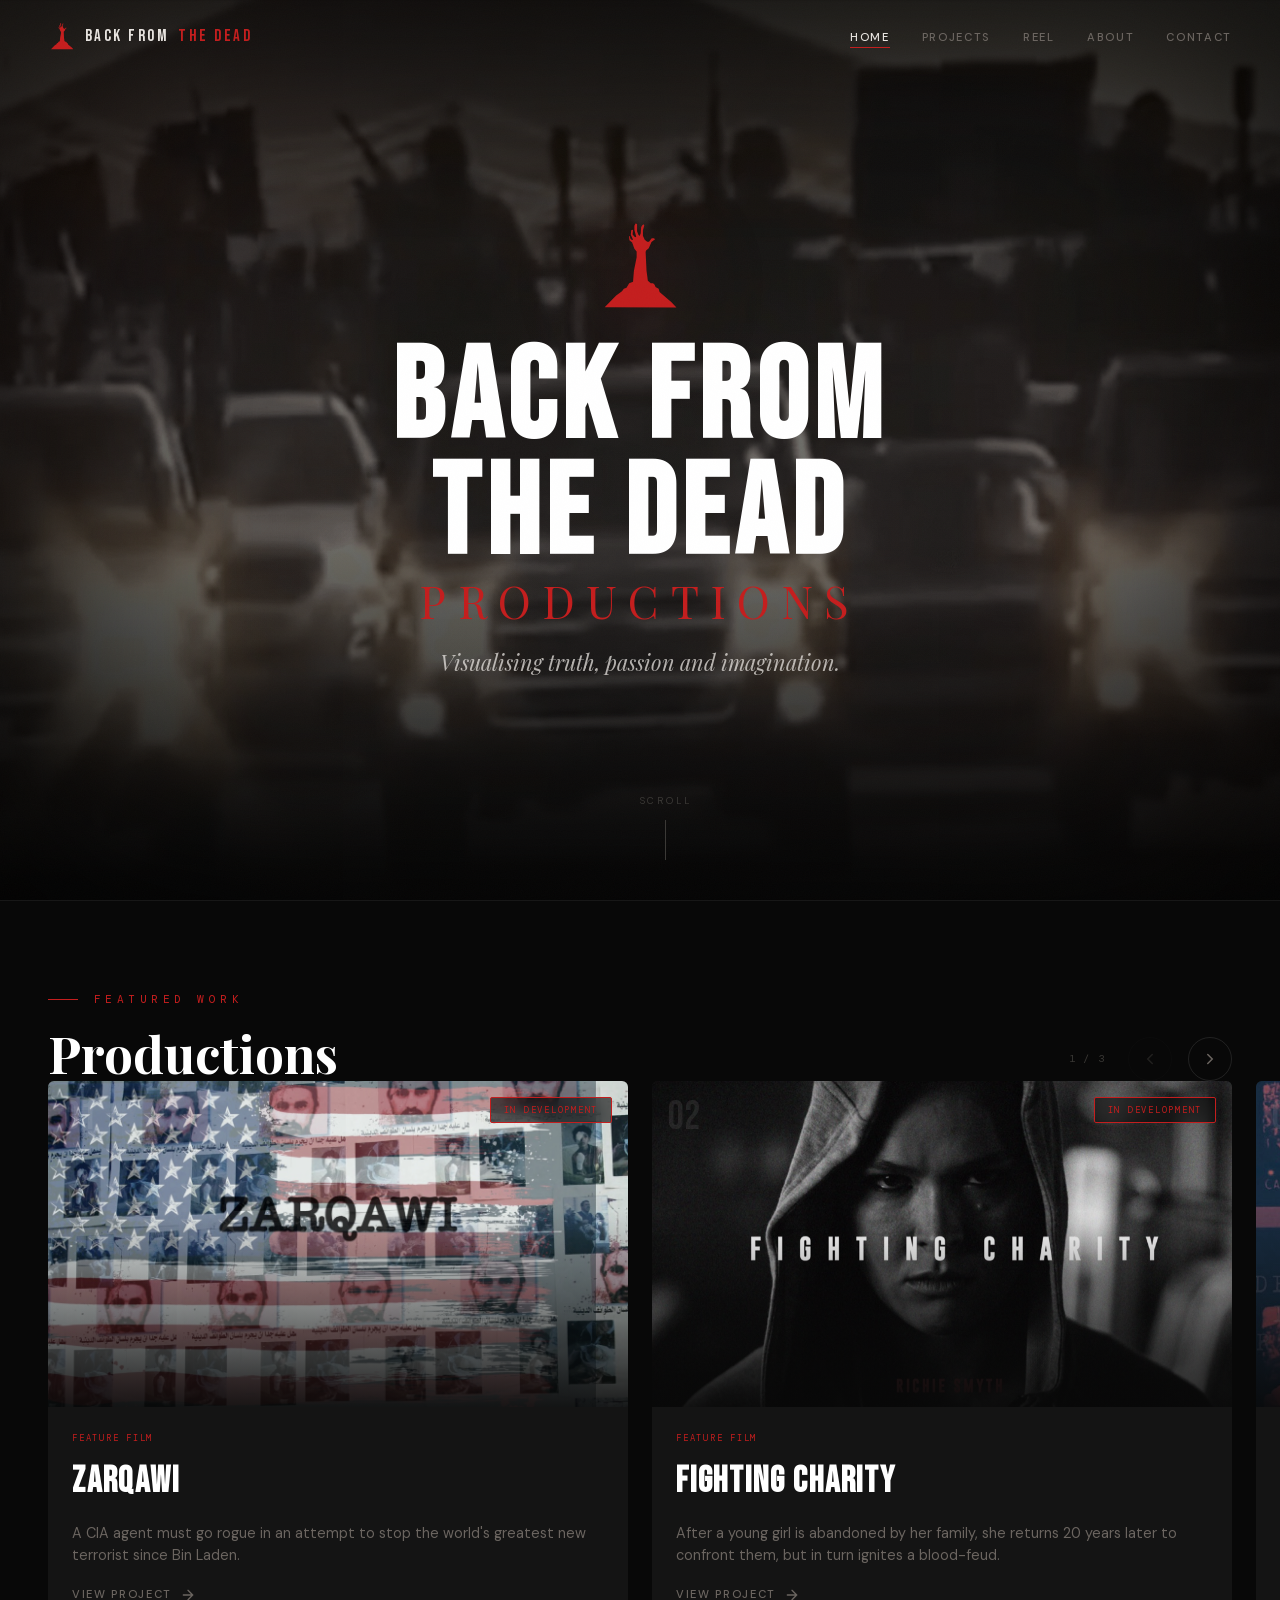
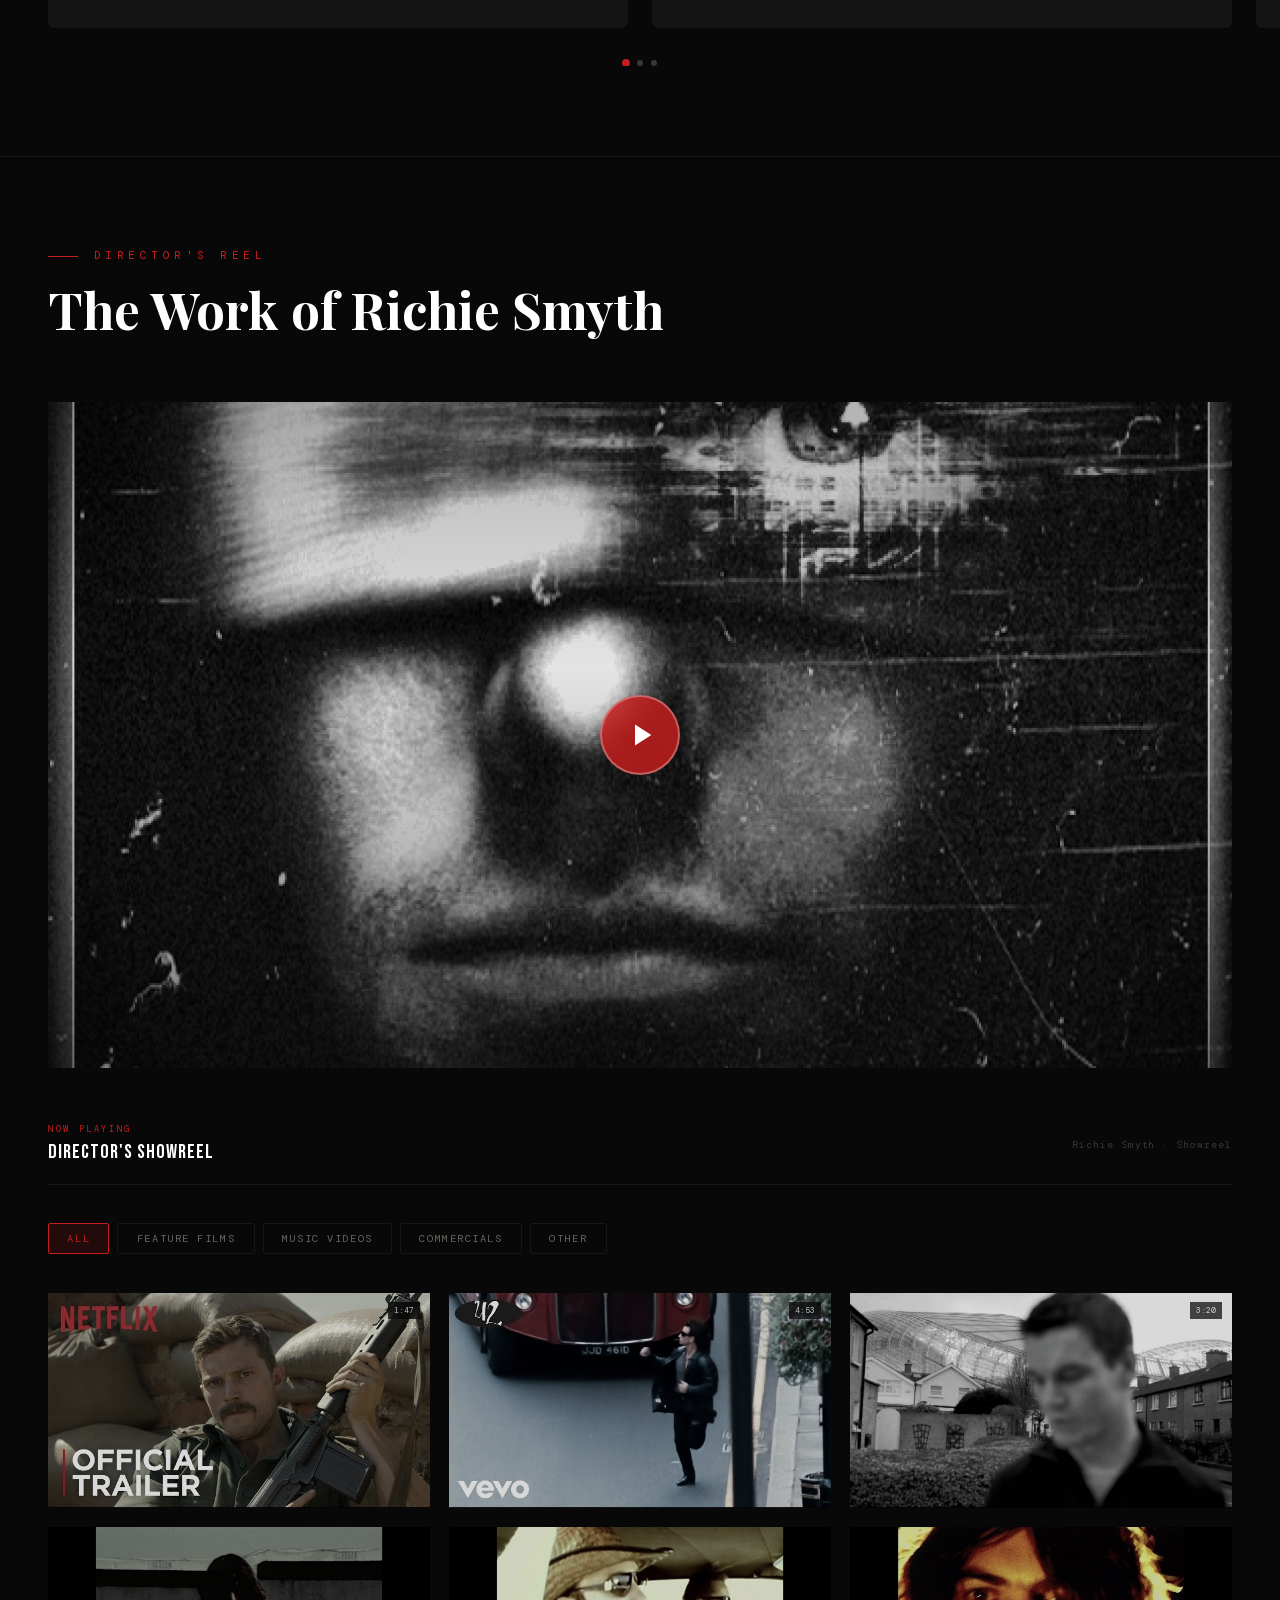
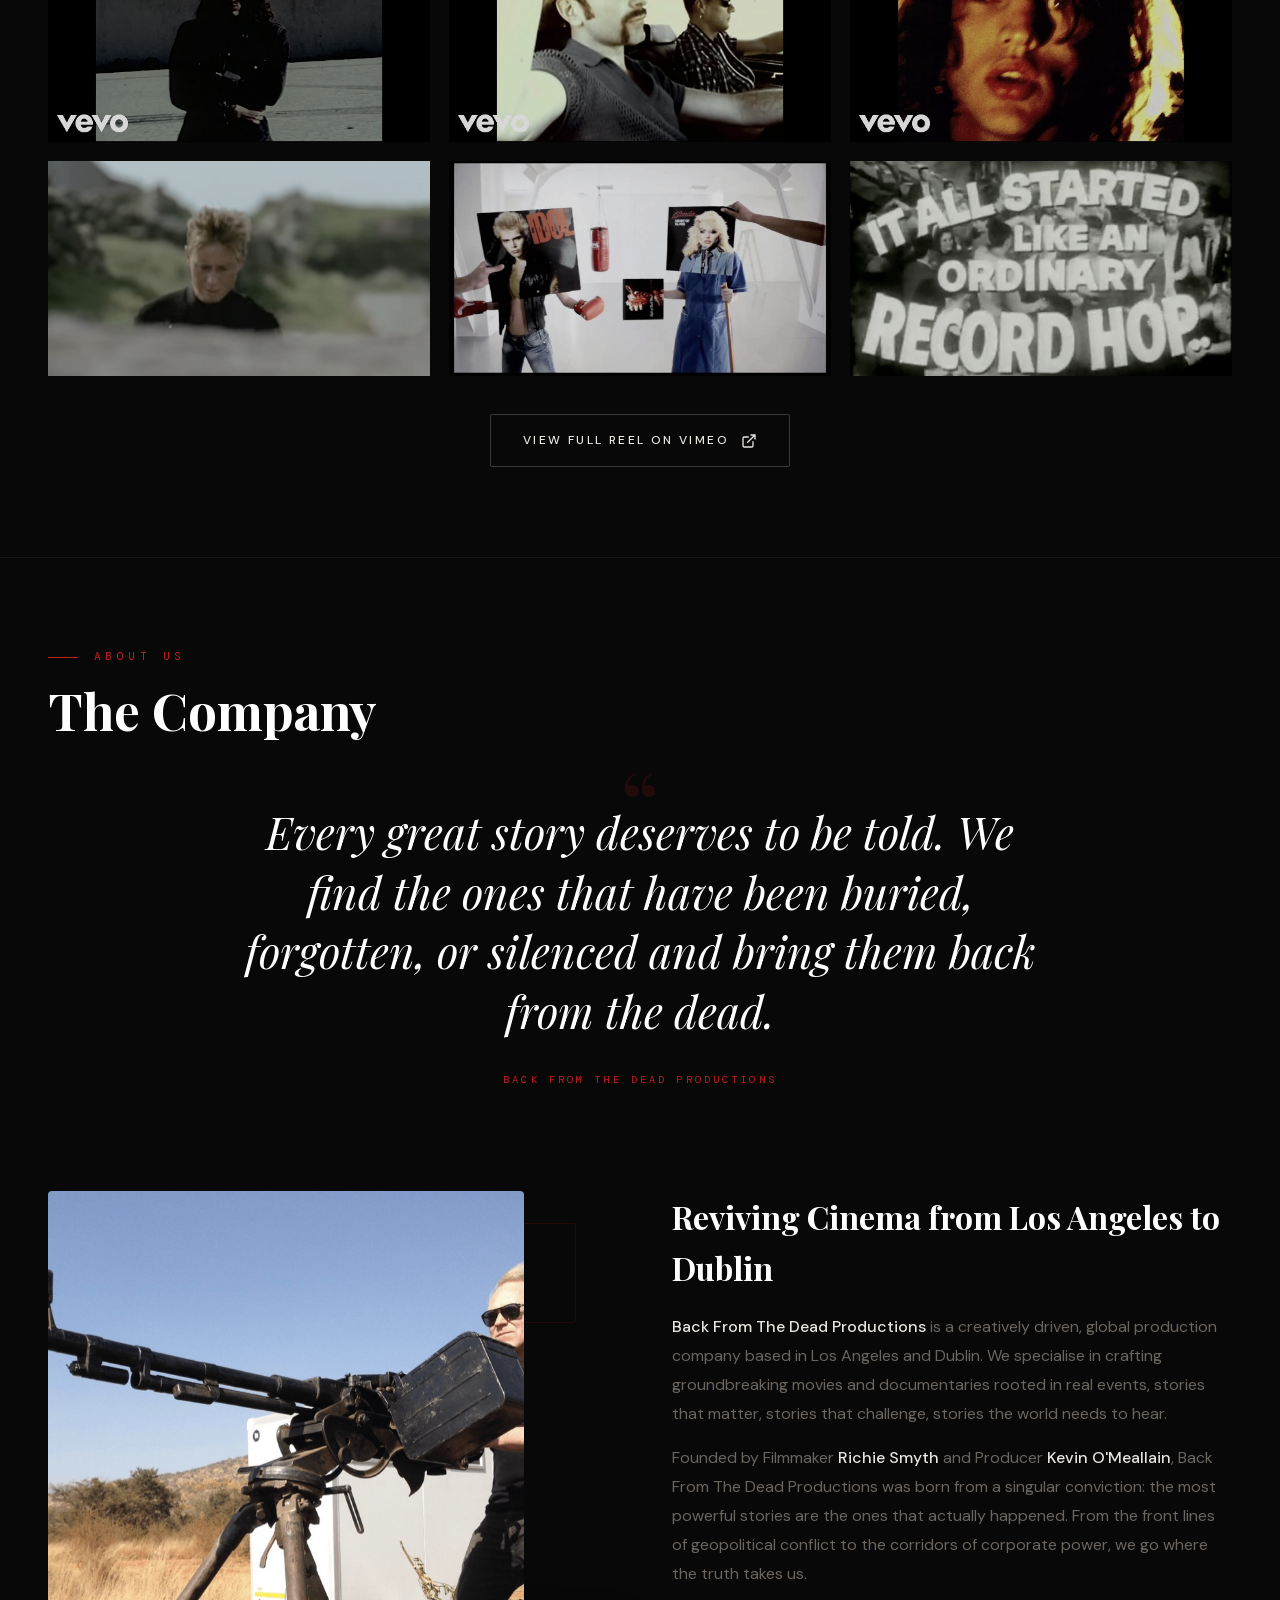
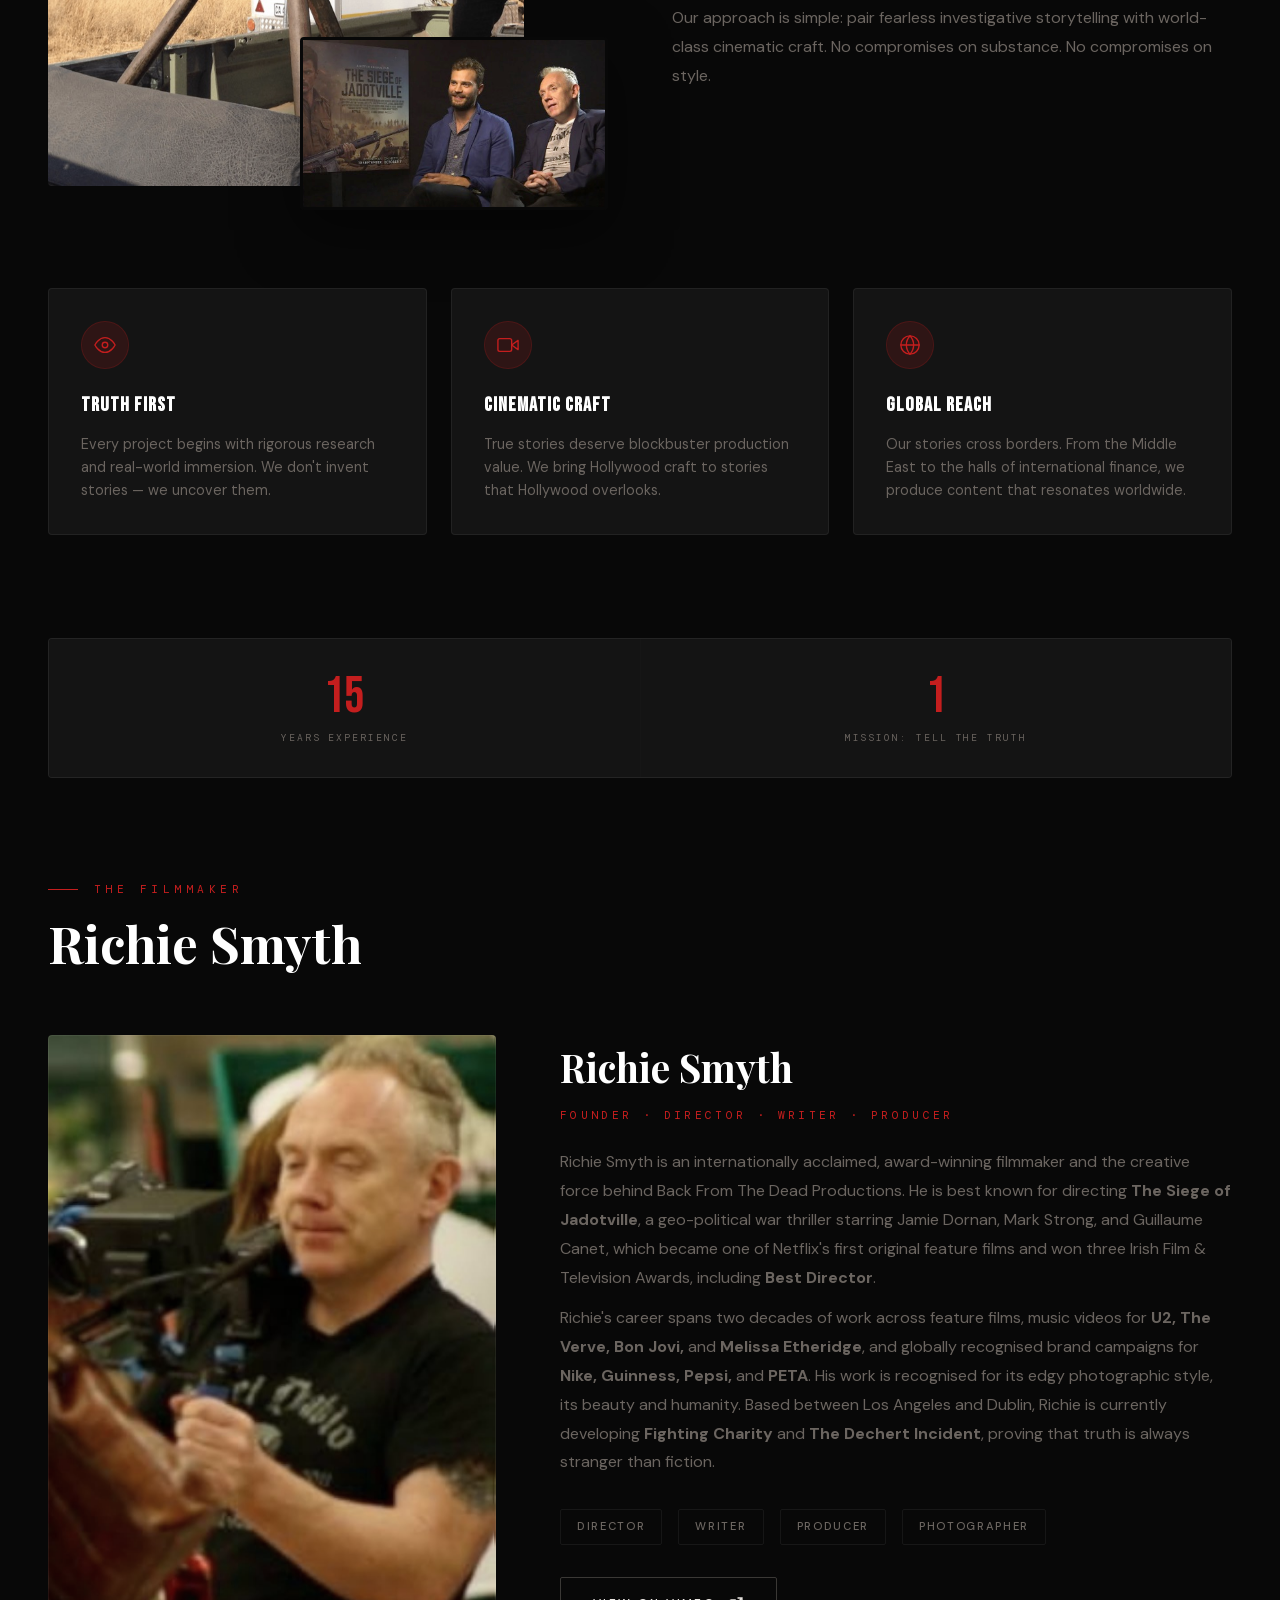
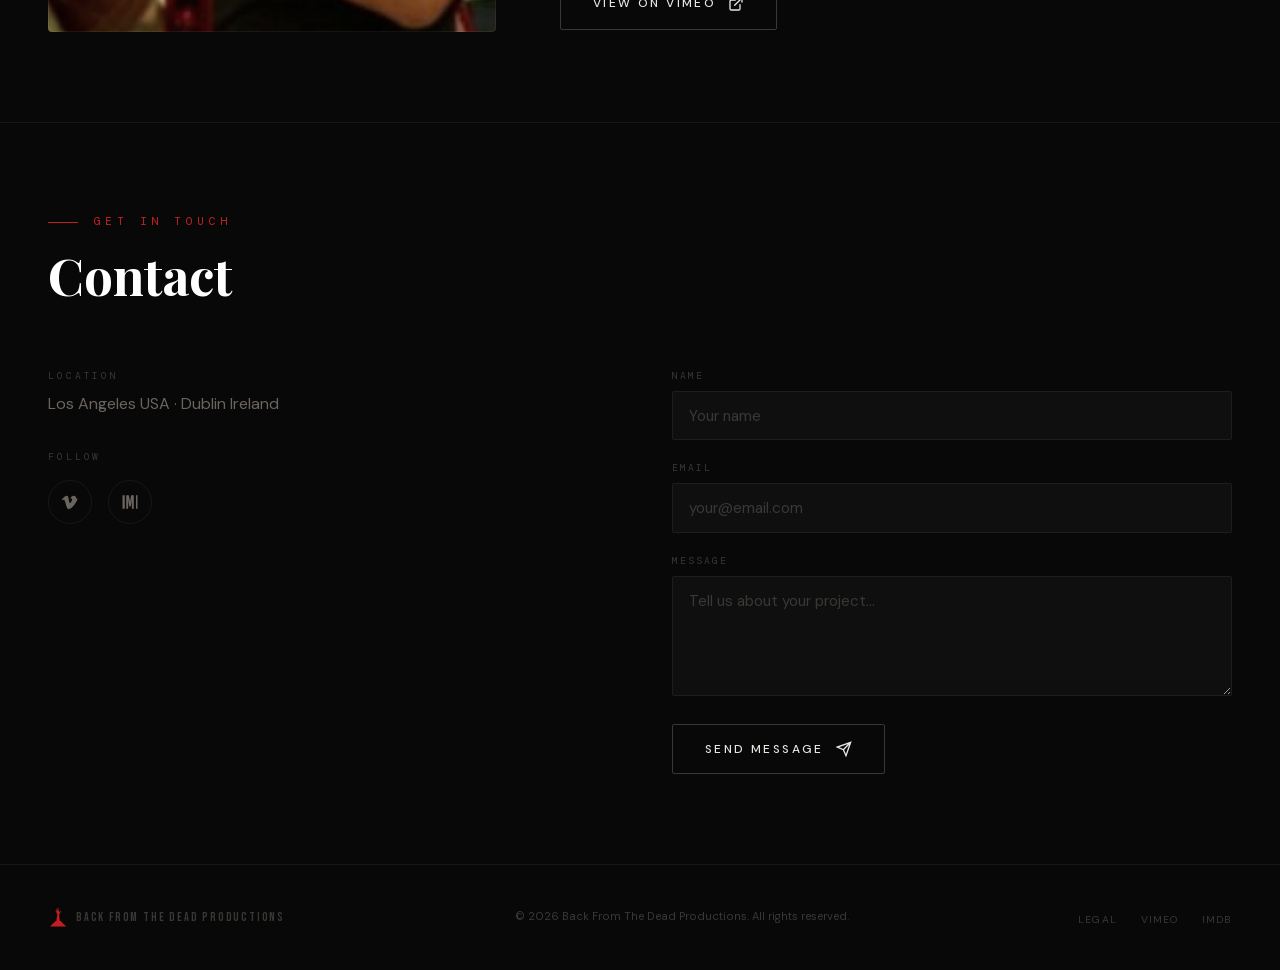
<file: index.html>
<!-- GENERATED FILE — do not edit.
     Edit content.json, then run: python3 build.py -->
<!DOCTYPE html>
<html lang="en">
<head>
<meta charset="UTF-8">
<meta name="viewport" content="width=device-width, initial-scale=1.0">
<title>Back From The Dead Productions</title>
<meta name="description" content="Back From The Dead Productions is a creatively driven production company crafting groundbreaking movies and documentaries based on true stories. Founded by filmmaker Richie Smyth in Los Angeles.">
<link rel="canonical" href="https://bftdfilms.com/">
<meta property="og:title" content="Back From The Dead Productions">
<meta property="og:description" content="Visualising Truth, Passion and Imagination. A Richie Smyth Production Company.">
<meta property="og:type" content="website">
<meta property="og:url" content="https://bftdfilms.com/">
<meta property="og:image" content="https://bftdfilms.com/images/og-cover.jpg">
<meta property="og:image:width" content="1200">
<meta property="og:image:height" content="630">
<meta property="og:site_name" content="Back From The Dead Productions">
<meta name="twitter:card" content="summary_large_image">
<meta name="twitter:title" content="Back From The Dead Productions">
<meta name="twitter:description" content="Visualising Truth, Passion and Imagination. A Richie Smyth Production Company.">
<meta name="twitter:image" content="https://bftdfilms.com/images/og-cover.jpg">
<meta name="theme-color" content="#080808">
<link rel="icon" type="image/svg+xml" href="data:image/svg+xml,%3Csvg xmlns='http://www.w3.org/2000/svg' viewBox='0 0 200 200'%3E%3Crect width='200' height='200' fill='%23080808'/%3E%3Cpath d='M181,194.5L21.5,194 47,167.5 60,158.5 64,152.5 70,150.5 76,140.5 84.5,137 86.5,113 92.5,83 92.5,70 87.5,64 82.5,50 76.5,45 75.5,36 77.5,36 78.5,41 82,44.5 84.5,44 79.5,33 80.5,23 83,21.5 84.5,23 83.5,32 89,38.5 91.5,37 87.5,22 87.5,13 90,7.5 93.5,9 93.5,25 96.5,33 99,35.5 101.5,30 102.5,16 104.5,12 108,9.5 109.5,12 106.5,23 106.5,35 110.5,44 116,48.5 120,48.5 126,40.5 131,40.5 133.5,43 125.5,49 119.5,63 113.5,68 112.5,71 114.5,113 117.5,135 124,140.5 129,140.5 132.5,144 134.5,149 141.5,153 143.5,160 170,182.5 181,194.5Z' fill='%23c41e1e'/%3E%3C/svg%3E">
<link rel="preload" href="/fonts/dm-sans-normal-latin.woff2" as="font" type="font/woff2" crossorigin>
<link rel="preload" href="/fonts/bebas-neue-normal-latin.woff2" as="font" type="font/woff2" crossorigin>
<link rel="stylesheet" href="/fonts/fonts.css">
<link rel="stylesheet" href="/styles.css">
</head>
<body>
<a class="skip" href="#main">Skip to content</a>

<!-- SVG Symbol Definition (hidden but accessible for <use>) -->
<svg xmlns="http://www.w3.org/2000/svg" xmlns:xlink="http://www.w3.org/1999/xlink" style="position:absolute;width:0;height:0;overflow:hidden" aria-hidden="true">
  <defs>
    <symbol id="bftd-hand" viewBox="0 0 200 200">
      <path d="M181,194.5L21.5,194 47,167.5 60,158.5 64,152.5 70,150.5 76,140.5 84.5,137 86.5,113 92.5,83 92.5,70 87.5,64 82.5,50 76.5,45 75.5,36 77.5,36 78.5,41 82,44.5 84.5,44 79.5,33 80.5,23 83,21.5 84.5,23 83.5,32 89,38.5 91.5,37 87.5,22 87.5,13 90,7.5 93.5,9 93.5,25 96.5,33 99,35.5 101.5,30 102.5,16 104.5,12 108,9.5 109.5,12 106.5,23 106.5,35 110.5,44 116,48.5 120,48.5 126,40.5 131,40.5 133.5,43 125.5,49 119.5,63 113.5,68 112.5,71 114.5,113 117.5,135 124,140.5 129,140.5 132.5,144 134.5,149 141.5,153 143.5,160 170,182.5 181,194.5Z" fill="currentColor" fill-rule="evenodd"/>
    </symbol>
  </defs>
</svg>

<!-- NAV -->
<nav class="nav" role="navigation">
  <a href="#" class="nav__logo"><svg class="hand-icon" aria-hidden="true"><use xlink:href="#bftd-hand" href="#bftd-hand"></use></svg>Back From <span>The Dead</span></a>
  <button class="nav__toggle" aria-label="Toggle menu" aria-expanded="false" aria-controls="navLinks"><span></span><span></span><span></span></button>
  <ul class="nav__links" id="navLinks">
    <li><a href="#" class="nav__link active">Home</a></li>
    <li><a href="#projects" class="nav__link">Projects</a></li>
    <li><a href="#reel" class="nav__link">Reel</a></li>
    <li><a href="#about" class="nav__link">About</a></li>
    <li><a href="#contact" class="nav__link">Contact</a></li>
  </ul>
</nav>

<main id="main">
<section class="hero">
  <div class="hero__bg"><img src="/images/hero.jpg" alt="Back From The Dead Productions" width="1600" height="776" loading="eager" fetchpriority="high"></div>
  <div class="hero__ov"></div><div class="hero__vig"></div>
  <div class="hero__c">
    <div class="hero__mark"><svg class="hand-icon" aria-hidden="true"><use xlink:href="#bftd-hand" href="#bftd-hand"></use></svg></div>
    <h1 class="hero__t">Back From<br>The Dead<em>Productions</em></h1>
    <p class="hero__tag">Visualising truth, passion and imagination.</p>
  </div>
  <div class="hero__sc"><span>Scroll</span><div class="hero__scl"></div></div>
</section>

<!-- ========================================
     PROJECT CAROUSEL
     ======================================== -->
<section class="sec carousel-sec" id="projects">
  <div class="con">
    <div class="carousel-header rv">
      <div class="sec__h" style="margin-bottom:0">
        <p class="sec__l">Featured Work</p>
        <h2 class="sec__t">Productions</h2>
      </div>
      <div class="carousel-nav">
        <span class="carousel-counter" id="carCounter">1 / 4</span>
        <button class="carousel-btn" id="carPrev" aria-label="Previous" disabled>
          <svg viewBox="0 0 24 24" fill="none" stroke="currentColor" stroke-width="2" stroke-linecap="round"><path d="M15 18l-6-6 6-6"/></svg>
        </button>
        <button class="carousel-btn" id="carNext" aria-label="Next">
          <svg viewBox="0 0 24 24" fill="none" stroke="currentColor" stroke-width="2" stroke-linecap="round"><path d="M9 18l6-6-6-6"/></svg>
        </button>
      </div>
    </div>
  </div>
  <div class="carousel-wrap rv rv1">
    <div class="con">
      <div class="carousel-track" id="carTrack"><a class="pc" href="/projects/zarqawi/" data-idx="0"><div class="pc__img"><img src="/images/Zarqawi.jpg" alt="Zarqawi" width="1200" height="671" loading="lazy"><div class="pc__ov"></div><span class="pc__st">In Development</span><span class="pc__num">01</span></div><div class="pc__b"><p class="pc__g">Feature Film</p><h3 class="pc__tt">Zarqawi</h3><p class="pc__ll">A CIA agent must go rogue in an attempt to stop the world&#x27;s greatest new terrorist since Bin Laden.</p><span class="pc__cta">View Project <svg viewBox="0 0 24 24" fill="none" stroke="currentColor" stroke-width="2" stroke-linecap="round"><path d="M5 12h14M12 5l7 7-7 7"/></svg></span></div></a><a class="pc" href="/projects/fighting-charity/" data-idx="1"><div class="pc__img"><img src="/images/Fight-Charity.jpg" alt="Fighting Charity" width="1200" height="546" loading="lazy"><div class="pc__ov"></div><span class="pc__st">In Development</span><span class="pc__num">02</span></div><div class="pc__b"><p class="pc__g">Feature Film</p><h3 class="pc__tt">Fighting Charity</h3><p class="pc__ll">After a young girl is abandoned by her family, she returns 20 years later to confront them, but in turn ignites a blood-feud.</p><span class="pc__cta">View Project <svg viewBox="0 0 24 24" fill="none" stroke="currentColor" stroke-width="2" stroke-linecap="round"><path d="M5 12h14M12 5l7 7-7 7"/></svg></span></div></a><a class="pc" href="/projects/the-dechert-incident/" data-idx="2"><div class="pc__img"><img src="/images/The-Dechert-Incident.jpg" alt="The Dechert Incident" width="901" height="427" loading="lazy"><div class="pc__ov"></div><span class="pc__st">In Development</span><span class="pc__num">03</span></div><div class="pc__b"><p class="pc__g">Documentary</p><h3 class="pc__tt">The Dechert Incident</h3><p class="pc__ll">A geo-political thriller following two men targeted by a powerful law firm for exposing an international financial crime syndicate originating in Iran.</p><span class="pc__cta">View Project <svg viewBox="0 0 24 24" fill="none" stroke="currentColor" stroke-width="2" stroke-linecap="round"><path d="M5 12h14M12 5l7 7-7 7"/></svg></span></div></a><a class="pc" href="/projects/new-universal-human/" data-idx="3"><div class="pc__img"><img src="/images/NUH.jpg" alt="New Universal Human" width="1200" height="486" loading="lazy"><div class="pc__ov"></div><span class="pc__st">In Development</span><span class="pc__num">04</span></div><div class="pc__b"><p class="pc__g">Series</p><h3 class="pc__tt">New Universal Human</h3><p class="pc__ll">Enter the multiverse, a world of stories set in the fantastic imagination of Tohl Narita.</p><span class="pc__cta">View Project <svg viewBox="0 0 24 24" fill="none" stroke="currentColor" stroke-width="2" stroke-linecap="round"><path d="M5 12h14M12 5l7 7-7 7"/></svg></span></div></a><a class="pc" href="/projects/jadotville-jacks/" data-idx="4"><div class="pc__img"><img src="/images/Jadotville-Jacks.jpg" alt="Jadotville Jacks" width="1200" height="543" loading="lazy"><div class="pc__ov"></div><span class="pc__st">In Development</span><span class="pc__num">05</span></div><div class="pc__b"><p class="pc__g">Documentary</p><h3 class="pc__tt">Jadotville Jacks</h3><p class="pc__ll">The true story of Ireland’s UN soldiers at Jadotville, how they survived a five day siege in 1961, and why the fight for recognition lasted a lifetime.</p><span class="pc__cta">View Project <svg viewBox="0 0 24 24" fill="none" stroke="currentColor" stroke-width="2" stroke-linecap="round"><path d="M5 12h14M12 5l7 7-7 7"/></svg></span></div></a><a class="pc" href="/projects/ramree-island/" data-idx="5"><div class="pc__img"><img src="/images/Ramree-Island.jpg" alt="Ramree Island" width="622" height="180" loading="lazy"><div class="pc__ov"></div><span class="pc__st">In Development</span><span class="pc__num">06</span></div><div class="pc__b"><p class="pc__g">Feature Film</p><h3 class="pc__tt">Ramree Island</h3><p class="pc__ll">A platoon of Japanese soldiers attempt to ambush an Allied invasion by crossing an island infested with sea crocodiles.</p><span class="pc__cta">View Project <svg viewBox="0 0 24 24" fill="none" stroke="currentColor" stroke-width="2" stroke-linecap="round"><path d="M5 12h14M12 5l7 7-7 7"/></svg></span></div></a></div>
      <div class="carousel-dots" id="carDots"></div>
    </div>
  </div>
</section>

<!-- PROJECT MODAL -->
<div class="modal" id="projModal">
  <div class="modal__bg" id="modalBg"></div>
  <div class="modal__container" id="modalCon">
    <button class="modal__close" id="modalClose" aria-label="Close">
      <svg viewBox="0 0 24 24" fill="none" stroke="currentColor" stroke-width="2" stroke-linecap="round"><path d="M18 6L6 18M6 6l12 12"/></svg>
    </button>
    <div id="modalContent"></div>
  </div>
</div>

<!-- DIRECTOR'S REEL — Vimeo Showcase -->
<section class="sec reel" id="reel">
  <div class="con">
    <div class="sec__h rv">
      <p class="sec__l">Director&#x27;s Reel</p>
      <h2 class="sec__t">The Work of Richie Smyth</h2>
    </div>
    <div class="reel__player rv" id="reelPlayer">
      <iframe id="reelIframe" src="" allow="autoplay; fullscreen; picture-in-picture" allowfullscreen title="Director's Reel"></iframe>
      <div class="reel__player-poster" id="reelPoster" style="background-image:url('/images/reel-poster.png')">
        <button class="reel__play" id="reelPlayBtn" aria-label="Play reel">
          <svg viewBox="0 0 24 24"><polygon points="6,3 20,12 6,21"/></svg>
        </button>
      </div>
    </div>
    <div class="reel__now rv rv1" id="reelNow">
      <div>
        <p class="reel__now-label">Now Playing</p>
        <p class="reel__now-title" id="reelNowTitle">Director&#x27;s Showreel</p>
      </div>
      <p class="reel__now-meta" id="reelNowMeta">Richie Smyth · Showreel</p>
    </div>
    <div class="reel__tabs rv rv2" id="reelTabs">
      <button class="reel__tab active" data-cat="all">All</button>
      <button class="reel__tab" data-cat="film">Feature Films</button>
      <button class="reel__tab" data-cat="music">Music Videos</button>
      <button class="reel__tab" data-cat="commercial">Commercials</button>
      <button class="reel__tab" data-cat="other">Other</button>
    </div>
    <div class="reel__grid rv rv3" id="reelGrid"><div class="reel__item active" data-idx="0"><img src="/images/thumbjadot.jpg" alt="The Siege of Jadotville" width="640" height="480" loading="lazy"><span class="reel__item-dur">1:47</span><div class="reel__item-ov"><p class="reel__item-cat">Feature Film</p><p class="reel__item-t">The Siege of Jadotville</p><p class="reel__item-sub">Netflix · Jamie Dornan · 2016</p></div><div class="reel__item-play"><svg viewBox="0 0 24 24"><polygon points="6,3 20,12 6,21"/></svg></div></div><div class="reel__item" data-idx="1"><img src="/images/thumbthefl.jpg" alt="U2 — The Fly" width="640" height="480" loading="lazy"><span class="reel__item-dur">4:53</span><div class="reel__item-ov"><p class="reel__item-cat">Music Video</p><p class="reel__item-t">U2 — The Fly</p><p class="reel__item-sub">Achtung Baby · 1991</p></div><div class="reel__item-play"><svg viewBox="0 0 24 24"><polygon points="6,3 20,12 6,21"/></svg></div></div><div class="reel__item" data-idx="2"><img src="/images/thumbtackl.jpg" alt="Three Ireland &#x27;Tackle Homelessness&#x27;" width="640" height="480" loading="lazy"><span class="reel__item-dur">3:20</span><div class="reel__item-ov"><p class="reel__item-cat">Commercial</p><p class="reel__item-t">Three Ireland &#x27;Tackle Homelessness&#x27;</p><p class="reel__item-sub">Richie Smyth</p></div><div class="reel__item-play"><svg viewBox="0 0 24 24"><polygon points="6,3 20,12 6,21"/></svg></div></div><div class="reel__item" data-idx="3"><img src="/images/thumbslide.jpg" alt="The Verve — Slide Away" width="640" height="480" loading="lazy"><div class="reel__item-ov"><p class="reel__item-cat">Music Video</p><p class="reel__item-t">The Verve — Slide Away</p></div><div class="reel__item-play"><svg viewBox="0 0 24 24"><polygon points="6,3 20,12 6,21"/></svg></div></div><div class="reel__item" data-idx="4"><img src="/images/thumblastn.jpg" alt="U2 — Last Night On Earth" width="640" height="480" loading="lazy"><div class="reel__item-ov"><p class="reel__item-cat">Music Video</p><p class="reel__item-t">U2 — Last Night On Earth</p><p class="reel__item-sub">Pop · 1997</p></div><div class="reel__item-play"><svg viewBox="0 0 24 24"><polygon points="6,3 20,12 6,21"/></svg></div></div><div class="reel__item" data-idx="5"><img src="/images/thumbsuper.jpg" alt="The Verve — Superstar" width="640" height="480" loading="lazy"><div class="reel__item-ov"><p class="reel__item-cat">Music Video</p><p class="reel__item-t">The Verve — Superstar</p></div><div class="reel__item-play"><svg viewBox="0 0 24 24"><polygon points="6,3 20,12 6,21"/></svg></div></div><div class="reel__item" data-idx="6"><img src="/images/aibsurfer.jpg" alt="AIB — The Surfer" width="640" height="323" loading="lazy"><div class="reel__item-ov"><p class="reel__item-cat">Commercial</p><p class="reel__item-t">AIB — The Surfer</p></div><div class="reel__item-play"><svg viewBox="0 0 24 24"><polygon points="6,3 20,12 6,21"/></svg></div></div><div class="reel__item" data-idx="7"><img src="/images/thumbeircom.jpg" alt="Eircom — Sleeveface" width="640" height="480" loading="lazy"><div class="reel__item-ov"><p class="reel__item-cat">Commercial</p><p class="reel__item-t">Eircom — Sleeveface</p></div><div class="reel__item-play"><svg viewBox="0 0 24 24"><polygon points="6,3 20,12 6,21"/></svg></div></div><div class="reel__item" data-idx="8"><img src="/images/thumbu2hkm.jpg" alt="U2 Pop — Hong Kong Mixes" width="640" height="388" loading="lazy"><div class="reel__item-ov"><p class="reel__item-cat">Music Video</p><p class="reel__item-t">U2 Pop — Hong Kong Mixes</p></div><div class="reel__item-play"><svg viewBox="0 0 24 24"><polygon points="6,3 20,12 6,21"/></svg></div></div></div>
    <div class="reel__cta rv">
      <a href="https://vimeo.com/user11478169" target="_blank" rel="noopener" class="btn">View Full Reel on Vimeo <svg viewBox="0 0 24 24" fill="none" stroke="currentColor" stroke-width="2" stroke-linecap="round"><path d="M18 13v6a2 2 0 01-2 2H5a2 2 0 01-2-2V8a2 2 0 012-2h6M15 3h6v6M10 14L21 3"/></svg></a>
    </div>
  </div>
</section>


<!-- ABOUT US -->
<section class="sec about-us" id="about">
  <div class="con">
    <div class="sec__h rv"><p class="sec__l">About Us</p><h2 class="sec__t">The Company</h2></div>
    <div class="manifesto rv">
      <p class="manifesto__quote">Every great story deserves to be told. We find the ones that have been buried, forgotten, or silenced and bring them back from the dead.</p>
      <p class="manifesto__attr">Back From The Dead Productions</p>
    </div>
    <div class="about-grid">
      <div class="about-collage rv">
        <div class="about-collage__main"><img src="/images/richiegun.jpg" alt="Richie Smyth on location" width="1200" height="869" loading="lazy"></div>
        <div class="about-collage__float"><img src="/images/richiejamie.jpg" alt="Richie Smyth directing Jamie Dornan" width="555" height="257" loading="lazy"></div>
        <div class="about-collage__accent"></div>
      </div>
      <div class="about-story rv rv1">
        <h3>Reviving Cinema from Los Angeles to Dublin</h3>
        <p><strong>Back From The Dead Productions</strong> is a creatively driven, global production company based in Los Angeles and Dublin. We specialise in crafting groundbreaking movies and documentaries rooted in real events, stories that matter, stories that challenge, stories the world needs to hear.</p>
        <p>Founded by Filmmaker <strong>Richie Smyth</strong> and Producer <strong>Kevin O'Meallain</strong>, Back From The Dead Productions was born from a singular conviction: the most powerful stories are the ones that actually happened. From the front lines of geopolitical conflict to the corridors of corporate power, we go where the truth takes us.</p>
        <p>Our approach is simple: pair fearless investigative storytelling with world-class cinematic craft. No compromises on substance. No compromises on style.</p>
      </div>
    </div>
    <div class="pillars"><div class="pillar rv"><div class="pillar__icon"><svg viewBox="0 0 24 24" stroke-linecap="round" stroke-linejoin="round"><path d="M1 12s4-8 11-8 11 8 11 8-4 8-11 8-11-8-11-8z"/><circle cx="12" cy="12" r="3"/></svg></div><h4 class="pillar__title">Truth First</h4><p class="pillar__text">Every project begins with rigorous research and real-world immersion. We don&#x27;t invent stories — we uncover them.</p></div><div class="pillar rv rv1"><div class="pillar__icon"><svg viewBox="0 0 24 24" stroke-linecap="round" stroke-linejoin="round"><path d="M23 7l-7 5 7 5V7z"/><rect x="1" y="5" width="15" height="14" rx="2" ry="2"/></svg></div><h4 class="pillar__title">Cinematic Craft</h4><p class="pillar__text">True stories deserve blockbuster production value. We bring Hollywood craft to stories that Hollywood overlooks.</p></div><div class="pillar rv rv2"><div class="pillar__icon"><svg viewBox="0 0 24 24" stroke-linecap="round" stroke-linejoin="round"><circle cx="12" cy="12" r="10"/><path d="M2 12h20M12 2a15.3 15.3 0 0 1 4 10 15.3 15.3 0 0 1-4 10 15.3 15.3 0 0 1-4-10 15.3 15.3 0 0 1 4-10z"/></svg></div><h4 class="pillar__title">Global Reach</h4><p class="pillar__text">Our stories cross borders. From the Middle East to the halls of international finance, we produce content that resonates worldwide.</p></div></div>
    <div class="stats-bar rv" style="grid-template-columns:repeat(2,1fr)"><div class="stat"><p class="stat__num" data-target="15">0</p><p class="stat__label">Years Experience</p></div><div class="stat"><p class="stat__num" data-target="1">0</p><p class="stat__label">Mission: Tell The Truth</p></div></div>
    <div class="sec__h rv"><p class="sec__l">The Filmmaker</p><h2 class="sec__t">Richie Smyth</h2></div>
    <div class="team-spot rv">
      <div class="team-spot__portrait"><img src="/images/Richie.jpg" alt="Portrait of Richie Smyth" width="1000" height="2098" loading="lazy"></div>
      <div class="team-spot__info">
        <h3>Richie Smyth</h3>
        <p class="team-spot__role">Founder · Director · Writer · Producer</p>
        <p class="team-spot__bio">Richie Smyth is an internationally acclaimed, award-winning filmmaker and the creative force behind Back From The Dead Productions. He is best known for directing <strong>The Siege of Jadotville</strong>, a geo-political war thriller starring Jamie Dornan, Mark Strong, and Guillaume Canet, which became one of Netflix's first original feature films and won three Irish Film &amp; Television Awards, including <strong>Best Director</strong>.</p>
        <p class="team-spot__bio">Richie's career spans two decades of work across feature films, music videos for <strong>U2, The Verve, Bon Jovi,</strong> and <strong>Melissa Etheridge</strong>, and globally recognised brand campaigns for <strong>Nike, Guinness, Pepsi,</strong> and <strong>PETA</strong>. His work is recognised for its edgy photographic style, its beauty and humanity. Based between Los Angeles and Dublin, Richie is currently developing <strong>Fighting Charity</strong> and <strong>The Dechert Incident</strong>, proving that truth is always stranger than fiction.</p>
        <div class="team-spot__roles"><span class="role-tag">Director</span><span class="role-tag">Writer</span><span class="role-tag">Producer</span><span class="role-tag">Photographer</span></div>
        <a href="https://vimeo.com/user11478169" target="_blank" rel="noopener" class="btn">View on Vimeo <svg viewBox="0 0 24 24" fill="none" stroke="currentColor" stroke-width="2" stroke-linecap="round"><path d="M18 13v6a2 2 0 01-2 2H5a2 2 0 01-2-2V8a2 2 0 012-2h6M15 3h6v6M10 14L21 3"/></svg></a>
      </div>
    </div>
  </div>
</section>

<!-- CONTACT -->
<section class="sec contact" id="contact">
  <div class="con">
    <div class="sec__h rv"><p class="sec__l">Get In Touch</p><h2 class="sec__t">Contact</h2></div>
    <div class="contact__grid">
      <div class="contact__info rv">
        <div class="contact__detail"><p class="contact__dl">Location</p><p class="contact__dv">Los Angeles USA · Dublin Ireland</p></div>
        <div class="contact__detail"><p class="contact__dl">Follow</p>
          <div class="contact__socials"><a href="https://vimeo.com/user11478169" target="_blank" rel="noopener" class="contact__sl" aria-label="Vimeo"><svg viewBox="0 0 24 24" fill="currentColor"><path d="M22 7.42c-.09 2.1-1.56 4.97-4.39 8.62C14.7 19.69 12.34 21.5 10.37 21.5c-1.22 0-2.25-1.13-3.09-3.38-.56-2.06-1.12-4.12-1.69-6.18-.62-2.25-1.29-3.38-2-3.38-.16 0-.7.33-1.63.98L1 8.32c1.03-.9 2.04-1.81 3.04-2.72C5.47 4.36 6.6 3.69 7.39 3.62c1.42-.14 2.29.84 2.61 2.92.35 2.25.59 3.65.72 4.18.4 1.81.84 2.72 1.31 2.72.37 0 .93-.59 1.67-1.76.75-1.17 1.14-2.07 1.2-2.69.1-1.03-.3-1.55-1.2-1.55-.43 0-.87.1-1.33.29.88-2.89 2.56-4.3 5.05-4.21 1.84.05 2.71 1.25 2.58 3.6z"/></svg></a><a href="https://www.imdb.com/name/nm1100217/" target="_blank" rel="noopener" class="contact__sl" aria-label="IMDb"><svg viewBox="0 0 24 24" fill="currentColor"><path d="M2 3h3v18H2V3zm5 0h3.5l1.5 9 1.5-9H17v18h-2.5V9L13 18h-2L9.5 9v12H7V3zm13 0h2v18h-2V3z"/></svg></a></div>
        </div>
      </div>
      <form class="form rv rv1" action="https://formspree.io/f/mojkaalv" method="POST">
        <div><label class="form__l" for="name">Name</label><input class="form__i" type="text" name="name" id="name" placeholder="Your name" required></div>
        <div><label class="form__l" for="email">Email</label><input class="form__i" type="email" name="email" id="email" placeholder="your@email.com" required></div>
        <div><label class="form__l" for="msg">Message</label><textarea class="form__ta" name="message" id="msg" placeholder="Tell us about your project..." required></textarea></div>
        <input type="hidden" name="_subject" value="New enquiry from BFTD website">
        <div class="form__s"><button type="submit" class="btn">Send Message <svg viewBox="0 0 24 24" fill="none" stroke="currentColor" stroke-width="2" stroke-linecap="round"><path d="M22 2L11 13M22 2l-7 20-4-9-9-4 20-7z"/></svg></button></div>
      </form>
    </div>
  </div>
</section>

<!-- FOOTER -->
</main>

<footer class="ft"><div class="con"><div class="ft__in">
  <a href="#" class="ft__logo"><svg class="hand-icon" aria-hidden="true"><use xlink:href="#bftd-hand" href="#bftd-hand"></use></svg>Back From The Dead Productions</a>
  <p class="ft__c">© 2026 Back From The Dead Productions. All rights reserved.</p>
  <ul class="ft__ls"><li><a href="/privacy/" class="ft__l">Legal</a></li><li><a href="https://vimeo.com/user11478169" target="_blank" rel="noopener" class="ft__l">Vimeo</a></li><li><a href="https://www.imdb.com/name/nm1100217/" target="_blank" rel="noopener" class="ft__l">IMDb</a></li></ul>
</div></div></footer>

<script type="application/ld+json">{"@context":"https://schema.org","@graph":[{"@type":"Organization","@id":"https://bftdfilms.com/#organization","name":"Back From The Dead Productions","url":"https://bftdfilms.com/","description":"Visualising Truth, Passion and Imagination. A Richie Smyth Production Company.","logo":"https://bftdfilms.com/images/bftd-lockup-h-black.png","image":"https://bftdfilms.com/images/og-cover.jpg","sameAs":["https://vimeo.com/user11478169","https://www.imdb.com/name/nm1100217/"],"founder":{"@id":"https://bftdfilms.com/#richie"},"email":"contact@bftdfilms.com","areaServed":["US","IE"]},{"@type":"WebSite","@id":"https://bftdfilms.com/#website","url":"https://bftdfilms.com/","name":"Back From The Dead Productions","publisher":{"@id":"https://bftdfilms.com/#organization"},"inLanguage":"en"},{"@type":"Person","@id":"https://bftdfilms.com/#richie","name":"Richie Smyth","jobTitle":"Director","description":"Richie Smyth is an internationally acclaimed, award-winning filmmaker and the creative force behind Back From The Dead Productions. He is best known for directing The Siege of Jadotville, a geo-political war thriller starring Jamie Dornan, Mark Strong, and Guillaume Canet, which became one of Netflix's first original feature films and won three Irish Film \u0026amp; Television Awards, including Best Director.","image":"https://bftdfilms.com/images/Richie.jpg","sameAs":["https://vimeo.com/user11478169","https://www.imdb.com/name/nm1100217/"],"worksFor":{"@id":"https://bftdfilms.com/#organization"}},{"@type":"ItemList","@id":"https://bftdfilms.com/#slate","name":"Productions","itemListElement":[{"@type":"ListItem","position":1,"url":"https://bftdfilms.com/projects/zarqawi/","name":"Zarqawi"},{"@type":"ListItem","position":2,"url":"https://bftdfilms.com/projects/fighting-charity/","name":"Fighting Charity"},{"@type":"ListItem","position":3,"url":"https://bftdfilms.com/projects/the-dechert-incident/","name":"The Dechert Incident"},{"@type":"ListItem","position":4,"url":"https://bftdfilms.com/projects/new-universal-human/","name":"New Universal Human"},{"@type":"ListItem","position":5,"url":"https://bftdfilms.com/projects/jadotville-jacks/","name":"Jadotville Jacks"},{"@type":"ListItem","position":6,"url":"https://bftdfilms.com/projects/ramree-island/","name":"Ramree Island"}]}]}</script>

<script type="application/json" id="site-data">{"projects":[{"id":"zarqawi","title":"Zarqawi","type":"Feature Film","status":"In Development","img":"/images/Zarqawi.jpg","logline":"A CIA agent must go rogue in an attempt to stop the world's greatest new terrorist since Bin Laden.","synopsis":["In the chaotic aftermath of the Iraq invasion, a seasoned CIA operative finds himself sidelined by bureaucracy while Abu Musab al-Zarqawi builds a network of terror across the Middle East. When official channels fail, our protagonist makes a fateful decision: go rogue.","Based on extensively researched true events, Zarqawi is a taut, morally complex thriller that explores the human cost of the War on Terror."]},{"id":"fighting-charity","title":"Fighting Charity","type":"Feature Film","status":"In Development","img":"/images/Fight-Charity.jpg","logline":"After a young girl is abandoned by her family, she returns 20 years later to confront them, but in turn ignites a blood-feud.","synopsis":["Charity Sheridan is a scrappy nine-year old girl from a family of Irish travellers who dreams of becoming a professional boxer. In her eyes, life is perfect, she worships her bare-knuckle champion dad, her tight-knit family, and her roam-free life. When she accidentally kills a boy from a rival family, a vicious inter-family feud is ignited, and her own family has no option but to send her away until tensions subside. When her family never returns, she grows up in foster care, emotionally broken and angry at a world that discarded her."]},{"id":"the-dechert-incident","title":"The Dechert Incident","type":"Documentary","status":"In Development","img":"/images/The-Dechert-Incident.jpg","logline":"A geo-political thriller following two men targeted by a powerful law firm for exposing an international financial crime syndicate originating in Iran.","synopsis":["When two whistleblowers stumble upon evidence of an international financial crime syndicate stretching from Tehran to London and Dubai, they believe the truth will set them free. Instead, it makes them targets.","The Dechert Incident is a multi-part documentary series featuring exclusive access to the whistleblowers and the mounting evidence of a cover-up that reaches the highest levels of international power."]},{"id":"new-universal-human","title":"New Universal Human","type":"Series","status":"In Development","img":"/images/NUH.jpg","logline":"Enter the multiverse, a world of stories set in the fantastic imagination of Tohl Narita.","synopsis":["Watch the rise to power of the URIN in the cities above the chemical cloud. While below on a scorched Earth the last of the hydrosphere forces humans out into the ocean deserts seeking water. Urin Ring, the oldest son of Urin Mother cast down to Earth, is building an army, one that will soon rise and take back his rightful throne."]},{"id":"jadotville-jacks","title":"Jadotville Jacks","type":"Documentary","status":"In Development","img":"/images/Jadotville-Jacks.jpg","logline":"The true story of Ireland’s UN soldiers at Jadotville, how they survived a five day siege in 1961, and why the fight for recognition lasted a lifetime.","synopsis":["In September 1961, 150 Irish UN troops, some as young as 18, were surrounded and besieged for five days in the Congolese mining town of Jadotville. Outnumbered and outgunned, A Company fought with extraordinary discipline, inflicting heavy losses while sustaining no fatalities. Yet when the battle ended, they were ordered to surrender, and returned home to silence, stigma, and decades of official neglect."]},{"id":"ramree-island","title":"Ramree Island","type":"Feature Film","status":"In Development","img":"/images/Ramree-Island.jpg","logline":"A platoon of Japanese soldiers attempt to ambush an Allied invasion by crossing an island infested with sea crocodiles.","synopsis":["In the waning days of World War II, young Imperial Army private Ryusei Tanaka joins legendary commander General Hiroshi Yamada on a mission to reinforce Japanese forces on Ramree Island, where Allied troops press hard for control. Shot down en route, the unit flees into the island’s mangrove swamps to avoid capture, only to discover a far deadlier enemy lurking in the shadows. As torrential monsoons batter the land, unseen predators begin picking the soldiers off one by one. When massive saltwater crocodiles strike, Ryu proves his mettle by killing one, but the attacks escalate until the survivors are forced into a desperate escape through the jungle canopy. A monstrous six-meter “Behemoth” crocodile ends Yamada’s life and drags Ryu into its underwater lair, where he faces the rotting corpses of his comrades and the ultimate test of survival. Navigating a flooded labyrinth and fending off relentless predators, Ryu battles exhaustion, terror, and loss to reach the open beach, only to be ambushed one last time by the Behemoth. Salvation comes in the form of Allied gunfire, as the fearsome creature falls to British bullets, leaving Ryu alive, but forever marked by his ordeal on Ramree Island."]}],"reel":[{"platform":"youtube","videoId":"9_JHsiQTTmg","title":"The Siege of Jadotville","sub":"Netflix · Jamie Dornan · 2016","cat":"film","thumb":"/images/thumbjadot.jpg","dur":"1:47"},{"platform":"youtube","videoId":"5HDPenYIPtg","title":"U2 — The Fly","sub":"Achtung Baby · 1991","cat":"music","thumb":"/images/thumbthefl.jpg","dur":"4:53"},{"platform":"youtube","videoId":"UzMOO8wpSis","title":"Three Ireland 'Tackle Homelessness'","sub":"Richie Smyth","cat":"commercial","thumb":"/images/thumbtackl.jpg","dur":"3:20"},{"platform":"youtube","videoId":"X45hWP_QKt0","title":"The Verve — Slide Away","sub":"","cat":"music","thumb":"/images/thumbslide.jpg","dur":""},{"platform":"youtube","videoId":"DAYZ29QklTg","title":"U2 — Last Night On Earth","sub":"Pop · 1997","cat":"music","thumb":"/images/thumblastn.jpg","dur":""},{"platform":"youtube","videoId":"1xIGyp9efXU","title":"The Verve — Superstar","sub":"","cat":"music","thumb":"/images/thumbsuper.jpg","dur":""},{"platform":"youtube","videoId":"kUjXtpQ0vqY","title":"AIB — The Surfer","sub":"","cat":"commercial","thumb":"/images/aibsurfer.jpg","dur":""},{"platform":"youtube","videoId":"vc-QpG7HhgI","title":"Eircom — Sleeveface","sub":"","cat":"commercial","thumb":"/images/thumbeircom.jpg","dur":""},{"platform":"vimeo","videoId":"106698635","title":"U2 Pop — Hong Kong Mixes","sub":"","cat":"music","thumb":"/images/thumbu2hkm.jpg","dur":""}]}</script>
<script>
document.addEventListener('DOMContentLoaded',()=>{

// Content comes from content.json, embedded as JSON by build.py.
// Nothing typed into the CMS can break this script.
const DATA=JSON.parse(document.getElementById('site-data').textContent);

// ============================================
// =============================================
// PROJECT DATA — Edit each project below
// To update: change img, logline, synopsis, type, status
// =============================================
const projects=DATA.projects;

// ============================================
// CAROUSEL
// ============================================
const track=document.getElementById('carTrack'),dots=document.getElementById('carDots'),counter=document.getElementById('carCounter'),prevBtn=document.getElementById('carPrev'),nextBtn=document.getElementById('carNext');
let carIdx=0, perView=2, totalPages=1;
const arrowSvg='<svg viewBox="0 0 24 24" fill="none" stroke="currentColor" stroke-width="2" stroke-linecap="round"><path d="M5 12h14M12 5l7 7-7 7"/></svg>';

function buildCarousel(){
  track.innerHTML='';dots.innerHTML='';
  projects.forEach((p,i)=>{
    const card=document.createElement('a');card.className='pc';card.dataset.idx=i;card.href='/projects/'+p.id+'/';
    card.innerHTML=`<div class="pc__img"><img src="${p.img}" alt="${p.title}" loading="lazy"><div class="pc__ov"></div><span class="pc__st">${p.status}</span><span class="pc__num">${String(i+1).padStart(2,'0')}</span></div><div class="pc__b"><p class="pc__g">${p.type}</p><h3 class="pc__tt">${p.title}</h3><p class="pc__ll">${p.logline}</p><span class="pc__cta">View Project ${arrowSvg}</span></div>`;
    track.appendChild(card);
  });
  calcPerView();
  // Open the modal on a plain click; let modified clicks follow the link to the project page.
  track.querySelectorAll('.pc').forEach(c=>c.addEventListener('click',e=>{
    if(e.metaKey||e.ctrlKey||e.shiftKey||e.altKey||e.button!==0)return;
    e.preventDefault();openModal(parseInt(c.dataset.idx));
  }));
}

function calcPerView(){
  perView=window.innerWidth<=640?1:2;
  totalPages=Math.ceil(projects.length/perView);
  buildDots();
  goTo(Math.min(carIdx,totalPages-1));
}

function buildDots(){
  dots.innerHTML='';
  for(let i=0;i<totalPages;i++){
    const d=document.createElement('button');d.className='carousel-dot'+(i===carIdx?' active':'');d.ariaLabel=`Page ${i+1}`;
    d.addEventListener('click',()=>goTo(i));dots.appendChild(d);
  }
}

function goTo(idx){
  carIdx=Math.max(0,Math.min(idx,totalPages-1));
  const cardW=track.children[0]?.offsetWidth||0;
  const gap=parseFloat(getComputedStyle(track).gap)||16;
  track.style.transform=`translateX(-${carIdx*perView*(cardW+gap)}px)`;
  counter.textContent=`${carIdx+1} / ${totalPages}`;
  prevBtn.disabled=carIdx===0;nextBtn.disabled=carIdx>=totalPages-1;
  dots.querySelectorAll('.carousel-dot').forEach((d,i)=>d.classList.toggle('active',i===carIdx));
}

prevBtn.addEventListener('click',()=>goTo(carIdx-1));
nextBtn.addEventListener('click',()=>goTo(carIdx+1));

// Touch/drag support
let dragStart=0,dragX=0,isDragging=false;
track.addEventListener('pointerdown',e=>{if(e.target.closest('.pc__cta'))return;isDragging=true;dragStart=e.clientX;dragX=0;track.classList.add('dragging');track.setPointerCapture(e.pointerId)});
track.addEventListener('pointermove',e=>{if(!isDragging)return;dragX=e.clientX-dragStart;const cardW=track.children[0]?.offsetWidth||0;const gap=parseFloat(getComputedStyle(track).gap)||16;const base=carIdx*perView*(cardW+gap);track.style.transform=`translateX(${-base+dragX}px)`});
track.addEventListener('pointerup',()=>{if(!isDragging)return;isDragging=false;track.classList.remove('dragging');if(Math.abs(dragX)>60){dragX<0?goTo(carIdx+1):goTo(carIdx-1)}else{goTo(carIdx)}});

// Keyboard nav for carousel
document.addEventListener('keydown',e=>{
  if(document.getElementById('projModal').classList.contains('open'))return;
  if(document.getElementById('lb')?.classList.contains('open'))return;
  if(e.key==='ArrowLeft')goTo(carIdx-1);
  if(e.key==='ArrowRight')goTo(carIdx+1);
});

window.addEventListener('resize',()=>calcPerView());
buildCarousel();

// ============================================
// PROJECT MODAL
// ============================================
const modal=document.getElementById('projModal'),modalBg=document.getElementById('modalBg'),modalClose=document.getElementById('modalClose'),modalContent=document.getElementById('modalContent');

function openModal(idx){
  const p=projects[idx];
  modalContent.innerHTML=`
    <div class="modal__hero">
      <img src="${p.img}" alt="${p.title}">
      <div class="modal__hero-ov"></div>
      <div class="modal__hero-text">
        <p class="modal__hero-genre">${p.type}</p>
        <h2 class="modal__hero-title">${p.title}</h2>
        <p class="modal__hero-tag" style="color:var(--accent);font-style:normal;font-family:var(--fm);font-size:.6rem;letter-spacing:.2em;text-transform:uppercase">${p.status}</p>
      </div>
    </div>
    <div class="modal__body">
      <div class="modal__synopsis">
        <h3>Synopsis</h3>
        ${p.synopsis.map(s=>'<p>'+s+'</p>').join('')}
        <p style="margin-top:1.5rem;font-family:var(--fm);font-size:.6rem;letter-spacing:.15em;text-transform:uppercase;color:var(--text3)"><strong style="color:var(--accent);font-weight:500">${p.type}</strong> &nbsp;&middot;&nbsp; ${p.status}</p>
        <p style="margin-top:1.5rem"><a href="/projects/${p.id}/" class="btn">Full Project Page <svg viewBox="0 0 24 24" fill="none" stroke="currentColor" stroke-width="2" stroke-linecap="round"><path d="M5 12h14M12 5l7 7-7 7"/></svg></a></p>
      </div>
    </div>`;
  modal.classList.add('open');document.body.style.overflow='hidden';
}

function closeModal(){modal.classList.remove('open');document.body.style.overflow=''}
modalClose.addEventListener('click',closeModal);
modalBg.addEventListener('click',closeModal);
document.addEventListener('keydown',e=>{if(e.key==='Escape'&&modal.classList.contains('open'))closeModal()});

// ============================================
// NAV
// ============================================
const nav=document.querySelector('.nav');
window.addEventListener('scroll',()=>nav.classList.toggle('scrolled',window.scrollY>60),{passive:true});
const tog=document.querySelector('.nav__toggle'),nls=document.querySelector('.nav__links');
tog.addEventListener('click',()=>{const o=tog.classList.toggle('open');nls.classList.toggle('open');tog.setAttribute('aria-expanded',o?'true':'false')});
nls.querySelectorAll('.nav__link').forEach(l=>l.addEventListener('click',()=>{tog.classList.remove('open');nls.classList.remove('open');tog.setAttribute('aria-expanded','false')}));
document.querySelectorAll('a[href^="#"]').forEach(a=>a.addEventListener('click',e=>{const t=document.querySelector(a.getAttribute('href'));if(t){e.preventDefault();t.scrollIntoView({behavior:'smooth'})}}));

// Active nav on scroll
const sections=document.querySelectorAll('section[id]');
window.addEventListener('scroll',()=>{
  const sy=window.scrollY+100;
  sections.forEach(s=>{
    const top=s.offsetTop,h=s.offsetHeight,id=s.getAttribute('id');
    const link=document.querySelector('.nav__link[href="#'+id+'"]');
    if(link){if(sy>=top&&sy<top+h){link.classList.add('active')}else{link.classList.remove('active')}}
  });
},{passive:true});

// ============================================
// REVEAL ON SCROLL
// ============================================
const rvs=document.querySelectorAll('.rv');
if('IntersectionObserver' in window){
  const obs=new IntersectionObserver(es=>es.forEach(e=>{if(e.isIntersecting){e.target.classList.add('vis');obs.unobserve(e.target)}}),{threshold:.1,rootMargin:'0px 0px -30px 0px'});
  rvs.forEach(el=>obs.observe(el));
}else rvs.forEach(el=>el.classList.add('vis'));

// ============================================
// STAT COUNTER
// ============================================
const statNums=document.querySelectorAll('.stat__num[data-target]');
if('IntersectionObserver' in window){
  const sObs=new IntersectionObserver(es=>es.forEach(e=>{
    if(e.isIntersecting){const el=e.target,target=parseInt(el.dataset.target);let c=0;const step=()=>{c+=Math.ceil(target/30);if(c>=target){el.textContent=target;return}el.textContent=c;requestAnimationFrame(step)};step();sObs.unobserve(el)}
  }),{threshold:.5});
  statNums.forEach(el=>sObs.observe(el));
}

// =============================================
// DIRECTOR'S REEL — EASY-EDIT VIDEO LIST
// =============================================
// HOW TO ADD A VIDEO:
// 1. Copy one of the entries below
// 2. Set platform to 'vimeo' or 'youtube'
// 3. Set videoId: for Vimeo use the number from vimeo.com/123456789
//                 for YouTube use the ID from youtube.com/watch?v=XXXXXXXXXXX
// 4. Set cat to: 'film', 'music', 'commercial', or 'other'
// 5. Set title, sub (subtitle), thumb (thumbnail URL), dur (duration)
// =============================================
const reelData=DATA.reel;
let currentReelIdx=0;
const reelGrid=document.getElementById('reelGrid');
const reelIframe=document.getElementById('reelIframe');
const reelPoster=document.getElementById('reelPoster');
const catLabels={film:'Feature Film',music:'Music Video',commercial:'Commercial',other:'Other'};
const reelPosterEl=document.getElementById('reelPoster');

function buildReelGrid(filter){
  filter=filter||'all';reelGrid.innerHTML='';
  const items=filter==='all'?reelData:reelData.filter(function(v){return v.cat===filter});
  items.forEach(function(v,i){
    var realIdx=reelData.indexOf(v);
    var el=document.createElement('div');
    el.className='reel__item'+(realIdx===currentReelIdx?' active':'');
    el.dataset.idx=realIdx;
    el.innerHTML='<img src="'+v.thumb+'" alt="'+v.title+'" loading="lazy" width="640" height="480">'
      +(v.dur?'<span class="reel__item-dur">'+v.dur+'</span>':'')
      +'<div class="reel__item-ov"><p class="reel__item-cat">'+(catLabels[v.cat]||v.cat)+'</p><p class="reel__item-t">'+v.title+'</p>'
      +(v.sub?'<p class="reel__item-sub">'+v.sub+'</p>':'')
      +'</div><div class="reel__item-play"><svg viewBox="0 0 24 24"><polygon points="6,3 20,12 6,21"/></svg></div>';
    el.addEventListener('click',function(){loadReelVideo(realIdx)});
    reelGrid.appendChild(el);
  });
}

function loadReelVideo(idx){
  currentReelIdx=idx;var v=reelData[idx];
  if(v.platform==='youtube'){
    reelIframe.src='https://www.youtube.com/embed/'+v.videoId+'?autoplay=1&rel=0&modestbranding=1';
  } else {
    reelIframe.src='https://player.vimeo.com/video/'+v.videoId+'?autoplay=1&color=c41e1e&title=0&byline=0&portrait=0';
  }
  reelPoster.classList.add('hidden');
  document.getElementById('reelNowTitle').textContent=v.title;
  document.getElementById('reelNowMeta').textContent=v.sub;
  reelGrid.querySelectorAll('.reel__item').forEach(function(el){
    el.classList.toggle('active',parseInt(el.dataset.idx)===idx);
  });
  document.getElementById('reelPlayer').scrollIntoView({behavior:'smooth',block:'center'});
}

document.getElementById('reelPlayBtn').addEventListener('click',function(e){e.stopPropagation();loadReelVideo(0)});
reelPoster.addEventListener('click',function(){loadReelVideo(0)});

document.querySelectorAll('.reel__tab').forEach(function(tab){
  tab.addEventListener('click',function(){
    document.querySelectorAll('.reel__tab').forEach(function(t){t.classList.remove('active')});
    tab.classList.add('active');
    buildReelGrid(tab.dataset.cat);
  });
});
buildReelGrid();


}); // end DOMContentLoaded
</script>
<script data-goatcounter="https://bftdfilms.goatcounter.com/count" async src="https://gc.zgo.at/count.js"></script>
</body>
</html>
</file>
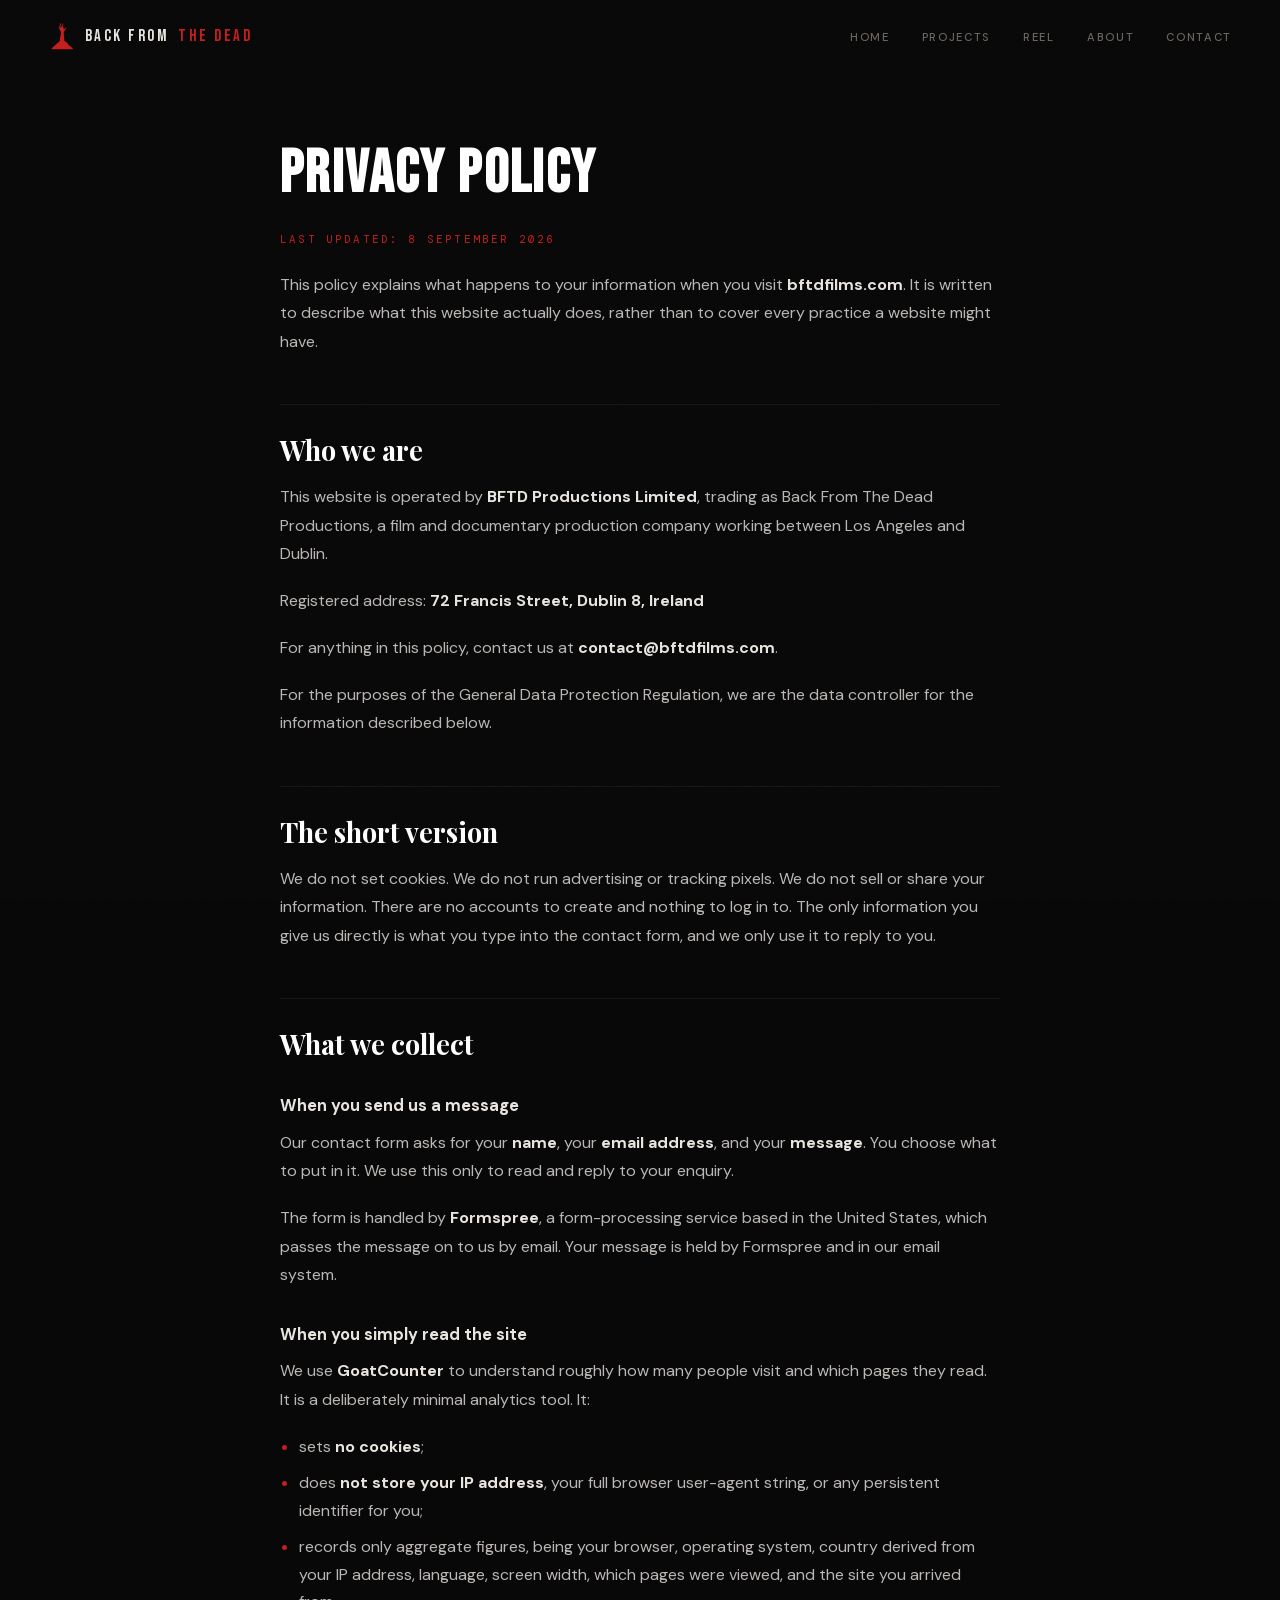
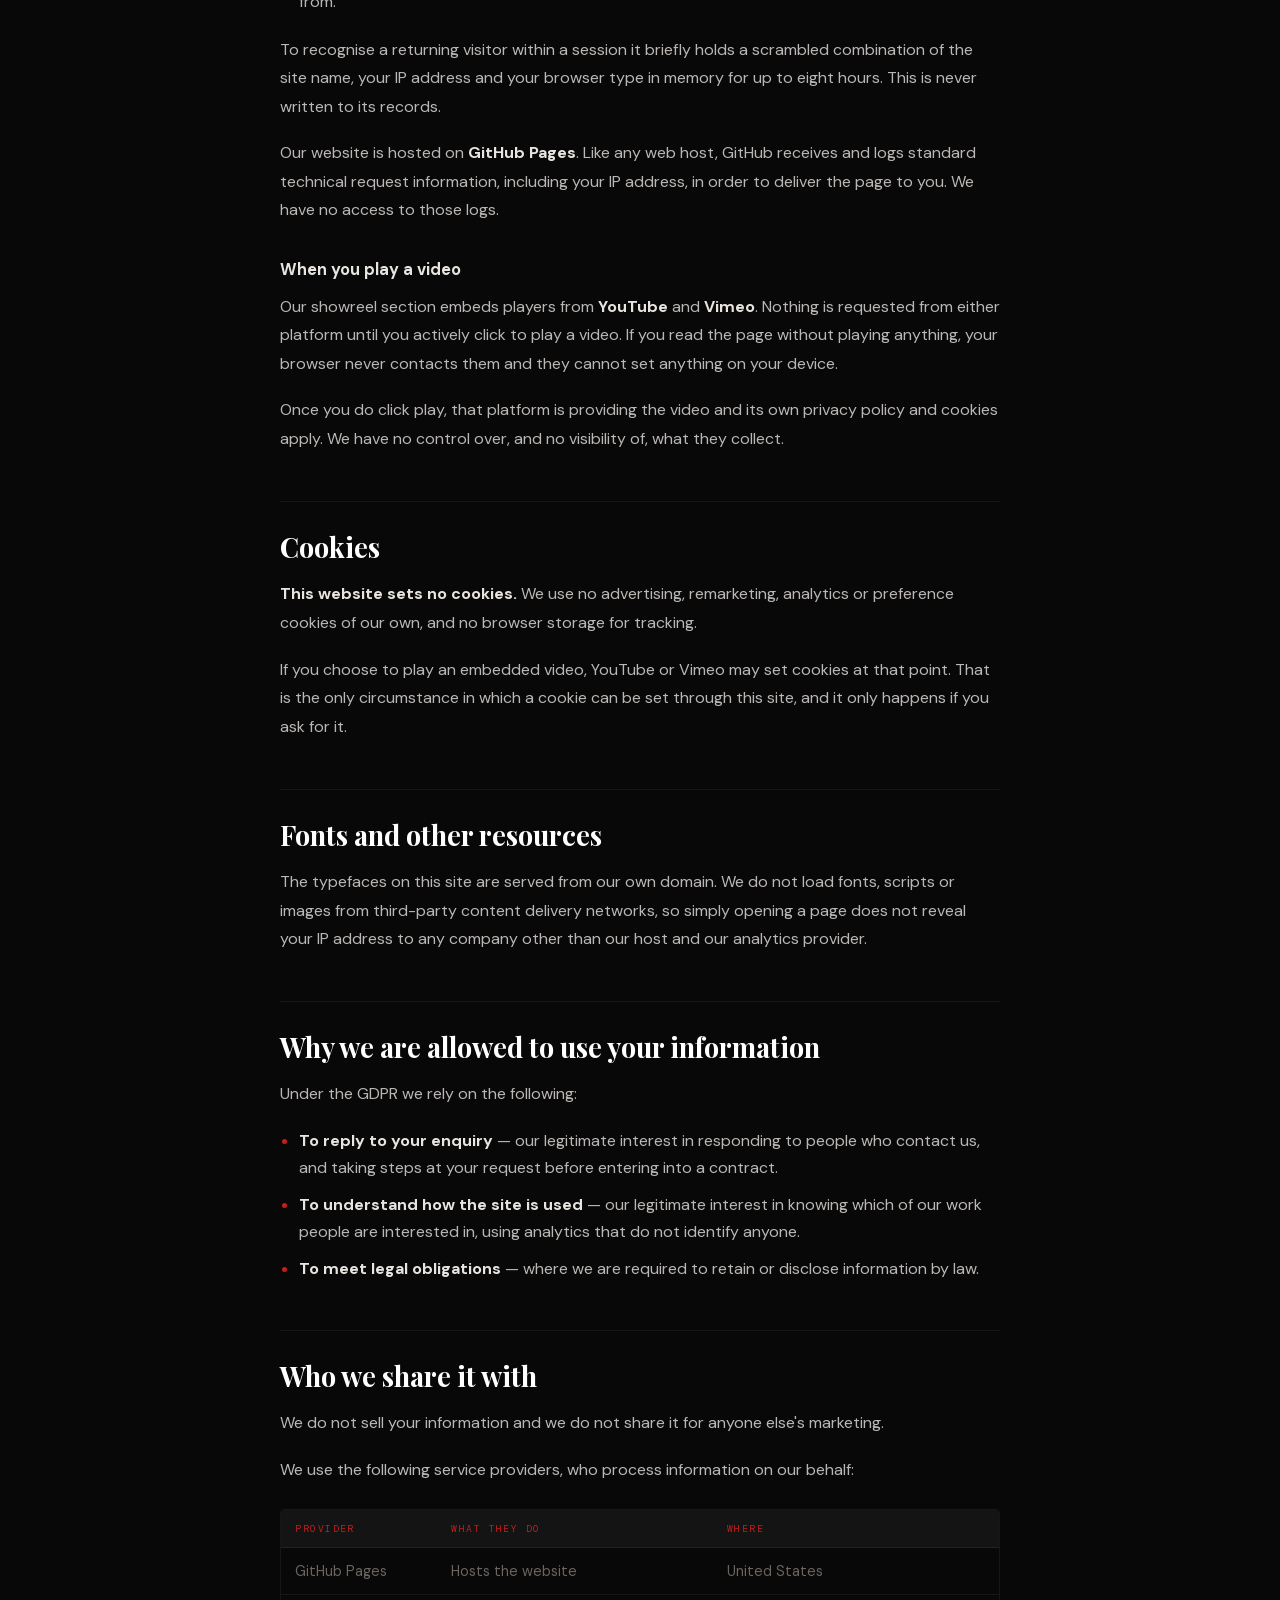
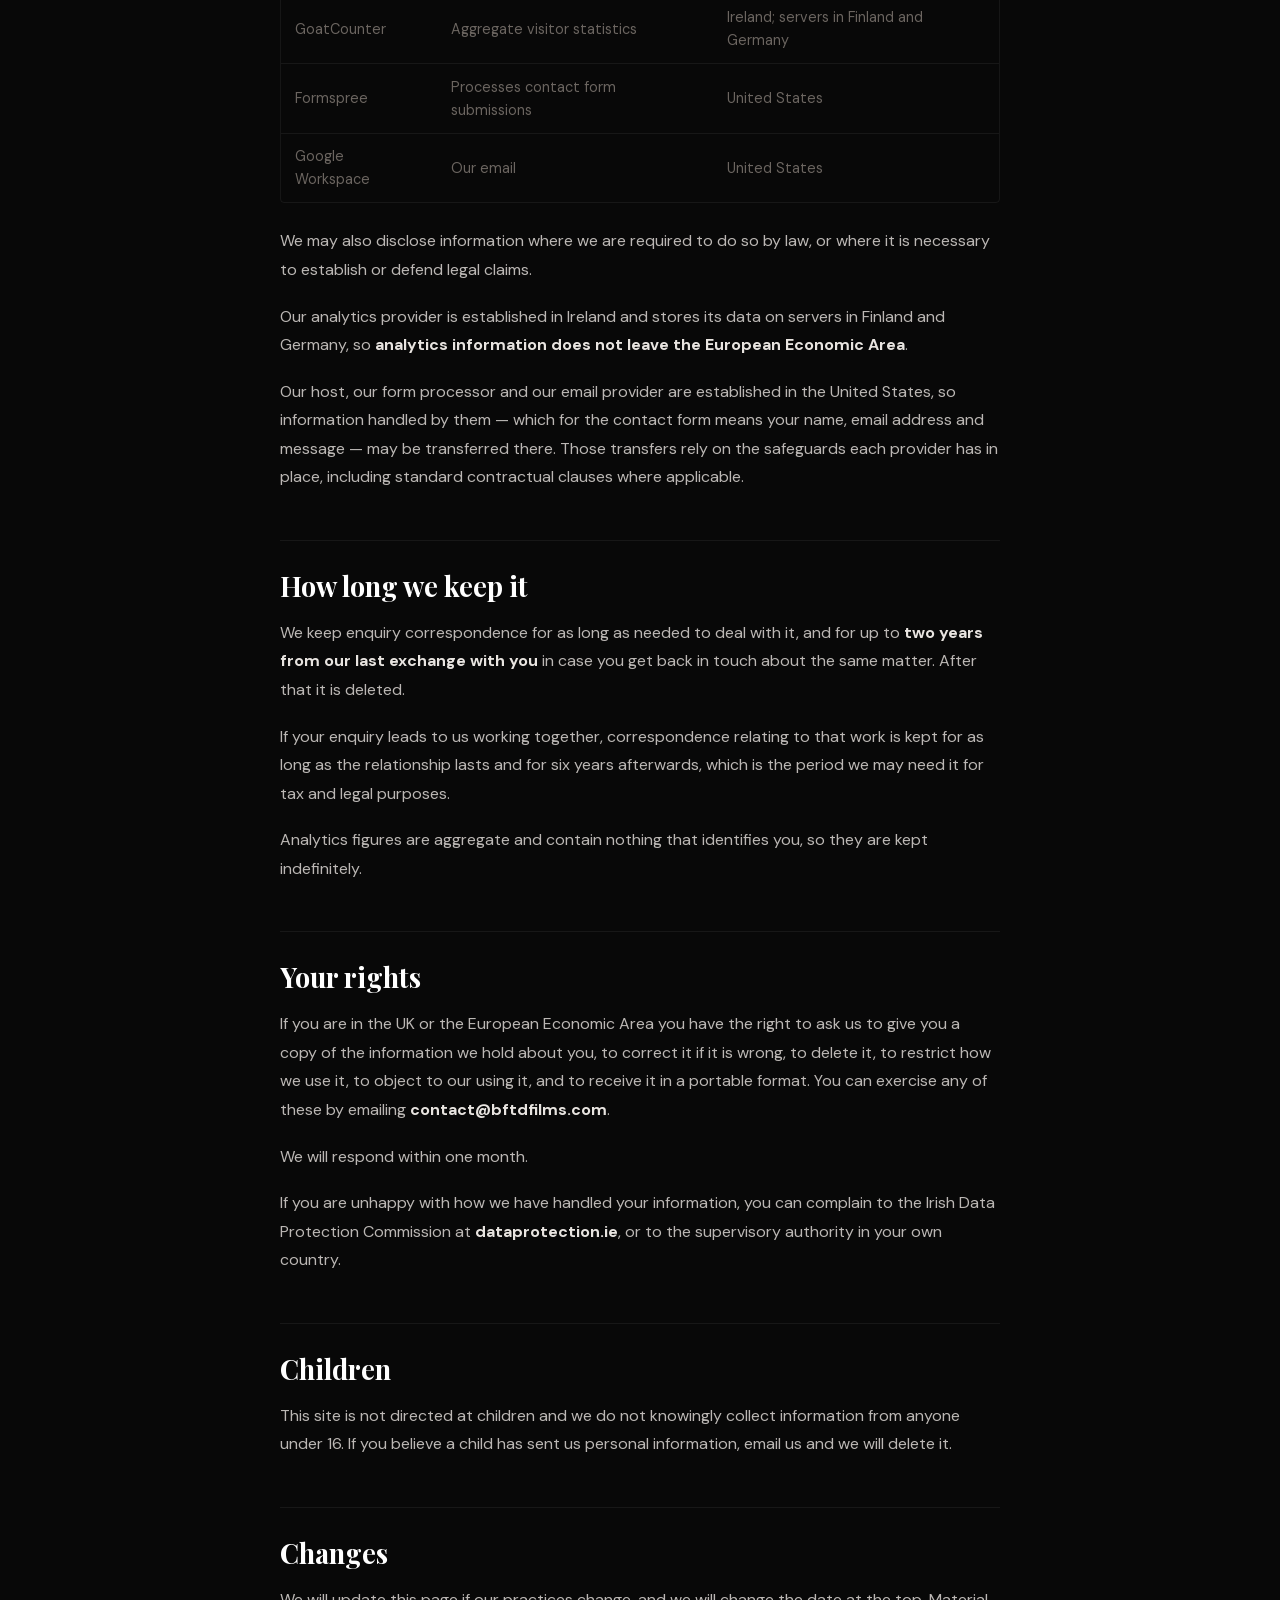
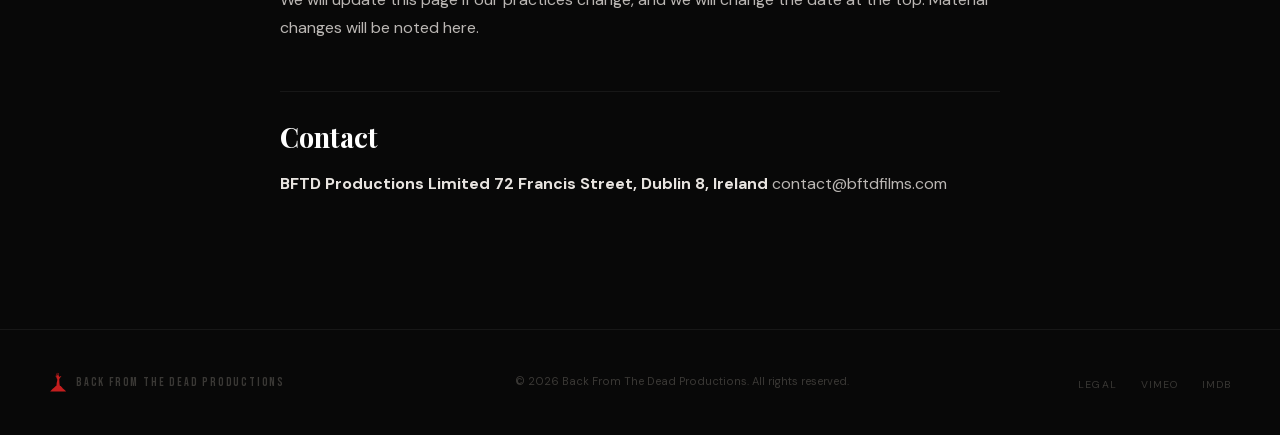
<file: privacy/index.html>
<!-- GENERATED FILE — do not edit.
     Edit privacy.md, then run: python3 build.py -->
<!DOCTYPE html>
<html lang="en">
<head>
<meta charset="UTF-8">
<meta name="viewport" content="width=device-width, initial-scale=1.0">
<title>Privacy Policy — Back From The Dead Productions</title>
<meta name="description" content="How Back From The Dead Productions handles information collected through bftdfilms.com.">
<link rel="canonical" href="https://bftdfilms.com/privacy/">
<meta property="og:title" content="Privacy Policy">
<meta property="og:description" content="How Back From The Dead Productions handles information collected through bftdfilms.com.">
<meta property="og:type" content="website">
<meta property="og:url" content="https://bftdfilms.com/privacy/">
<meta property="og:image" content="https://bftdfilms.com/images/og-cover.jpg">
<meta property="og:site_name" content="Back From The Dead Productions">
<meta name="twitter:card" content="summary_large_image">
<meta name="theme-color" content="#080808">
<link rel="icon" type="image/svg+xml" href="data:image/svg+xml,%3Csvg xmlns='http://www.w3.org/2000/svg' viewBox='0 0 200 200'%3E%3Crect width='200' height='200' fill='%23080808'/%3E%3Cpath d='M181,194.5L21.5,194 47,167.5 60,158.5 64,152.5 70,150.5 76,140.5 84.5,137 86.5,113 92.5,83 92.5,70 87.5,64 82.5,50 76.5,45 75.5,36 77.5,36 78.5,41 82,44.5 84.5,44 79.5,33 80.5,23 83,21.5 84.5,23 83.5,32 89,38.5 91.5,37 87.5,22 87.5,13 90,7.5 93.5,9 93.5,25 96.5,33 99,35.5 101.5,30 102.5,16 104.5,12 108,9.5 109.5,12 106.5,23 106.5,35 110.5,44 116,48.5 120,48.5 126,40.5 131,40.5 133.5,43 125.5,49 119.5,63 113.5,68 112.5,71 114.5,113 117.5,135 124,140.5 129,140.5 132.5,144 134.5,149 141.5,153 143.5,160 170,182.5 181,194.5Z' fill='%23c41e1e'/%3E%3C/svg%3E">
<link rel="preload" href="/fonts/dm-sans-normal-latin.woff2" as="font" type="font/woff2" crossorigin>
<link rel="preload" href="/fonts/bebas-neue-normal-latin.woff2" as="font" type="font/woff2" crossorigin>
<link rel="stylesheet" href="/fonts/fonts.css">
<link rel="stylesheet" href="/styles.css">
</head>
<body>
<a class="skip" href="#main">Skip to content</a>

<!-- SVG Symbol Definition (hidden but accessible for <use>) -->
<svg xmlns="http://www.w3.org/2000/svg" xmlns:xlink="http://www.w3.org/1999/xlink" style="position:absolute;width:0;height:0;overflow:hidden" aria-hidden="true">
  <defs>
    <symbol id="bftd-hand" viewBox="0 0 200 200">
      <path d="M181,194.5L21.5,194 47,167.5 60,158.5 64,152.5 70,150.5 76,140.5 84.5,137 86.5,113 92.5,83 92.5,70 87.5,64 82.5,50 76.5,45 75.5,36 77.5,36 78.5,41 82,44.5 84.5,44 79.5,33 80.5,23 83,21.5 84.5,23 83.5,32 89,38.5 91.5,37 87.5,22 87.5,13 90,7.5 93.5,9 93.5,25 96.5,33 99,35.5 101.5,30 102.5,16 104.5,12 108,9.5 109.5,12 106.5,23 106.5,35 110.5,44 116,48.5 120,48.5 126,40.5 131,40.5 133.5,43 125.5,49 119.5,63 113.5,68 112.5,71 114.5,113 117.5,135 124,140.5 129,140.5 132.5,144 134.5,149 141.5,153 143.5,160 170,182.5 181,194.5Z" fill="currentColor" fill-rule="evenodd"/>
    </symbol>
  </defs>
</svg>

<!-- NAV -->
<nav class="nav" role="navigation">
  <a href="#" class="nav__logo"><svg class="hand-icon" aria-hidden="true"><use xlink:href="#bftd-hand" href="#bftd-hand"></use></svg>Back From <span>The Dead</span></a>
  <button class="nav__toggle" aria-label="Toggle menu" aria-expanded="false" aria-controls="navLinks"><span></span><span></span><span></span></button>
  <ul class="nav__links" id="navLinks">
    <li><a href="/" class="nav__link">Home</a></li>
    <li><a href="/#projects" class="nav__link">Projects</a></li>
    <li><a href="/#reel" class="nav__link">Reel</a></li>
    <li><a href="/#about" class="nav__link">About</a></li>
    <li><a href="/#contact" class="nav__link">Contact</a></li>
  </ul>
</nav>

<main id="main">
  <article class="page">
    <div class="con"><div class="page__body">
<h1>Privacy Policy</h1>
<p><em>Last updated: 8 September 2026</em></p>
<p>This policy explains what happens to your information when you visit <strong>bftdfilms.com</strong>. It is written to describe what this website actually does, rather than to cover every practice a website might have.</p>
<h2>Who we are</h2>
<p>This website is operated by <strong>BFTD Productions Limited</strong>, trading as Back From The Dead Productions, a film and documentary production company working between Los Angeles and Dublin.</p>
<p>Registered address: <strong>72 Francis Street, Dublin 8, Ireland</strong></p>
<p>For anything in this policy, contact us at <strong>contact@bftdfilms.com</strong>.</p>
<p>For the purposes of the General Data Protection Regulation, we are the data controller for the information described below.</p>
<h2>The short version</h2>
<p>We do not set cookies. We do not run advertising or tracking pixels. We do not sell or share your information. There are no accounts to create and nothing to log in to. The only information you give us directly is what you type into the contact form, and we only use it to reply to you.</p>
<h2>What we collect</h2>
<h3>When you send us a message</h3>
<p>Our contact form asks for your <strong>name</strong>, your <strong>email address</strong>, and your <strong>message</strong>. You choose what to put in it. We use this only to read and reply to your enquiry.</p>
<p>The form is handled by <strong>Formspree</strong>, a form-processing service based in the United States, which passes the message on to us by email. Your message is held by Formspree and in our email system.</p>
<h3>When you simply read the site</h3>
<p>We use <strong>GoatCounter</strong> to understand roughly how many people visit and which pages they read. It is a deliberately minimal analytics tool. It:</p>
<ul><li>sets <strong>no cookies</strong>;</li><li>does <strong>not store your IP address</strong>, your full browser user-agent string, or any persistent identifier for you;</li><li>records only aggregate figures, being your browser, operating system, country derived from your IP address, language, screen width, which pages were viewed, and the site you arrived from.</li></ul>
<p>To recognise a returning visitor within a session it briefly holds a scrambled combination of the site name, your IP address and your browser type in memory for up to eight hours. This is never written to its records.</p>
<p>Our website is hosted on <strong>GitHub Pages</strong>. Like any web host, GitHub receives and logs standard technical request information, including your IP address, in order to deliver the page to you. We have no access to those logs.</p>
<h3>When you play a video</h3>
<p>Our showreel section embeds players from <strong>YouTube</strong> and <strong>Vimeo</strong>. Nothing is requested from either platform until you actively click to play a video. If you read the page without playing anything, your browser never contacts them and they cannot set anything on your device.</p>
<p>Once you do click play, that platform is providing the video and its own privacy policy and cookies apply. We have no control over, and no visibility of, what they collect.</p>
<h2>Cookies</h2>
<p><strong>This website sets no cookies.</strong> We use no advertising, remarketing, analytics or preference cookies of our own, and no browser storage for tracking.</p>
<p>If you choose to play an embedded video, YouTube or Vimeo may set cookies at that point. That is the only circumstance in which a cookie can be set through this site, and it only happens if you ask for it.</p>
<h2>Fonts and other resources</h2>
<p>The typefaces on this site are served from our own domain. We do not load fonts, scripts or images from third-party content delivery networks, so simply opening a page does not reveal your IP address to any company other than our host and our analytics provider.</p>
<h2>Why we are allowed to use your information</h2>
<p>Under the GDPR we rely on the following:</p>
<ul><li><strong>To reply to your enquiry</strong> — our legitimate interest in responding to people who contact us, and taking steps at your request before entering into a contract.</li><li><strong>To understand how the site is used</strong> — our legitimate interest in knowing which of our work people are interested in, using analytics that do not identify anyone.</li><li><strong>To meet legal obligations</strong> — where we are required to retain or disclose information by law.</li></ul>
<h2>Who we share it with</h2>
<p>We do not sell your information and we do not share it for anyone else&#x27;s marketing.</p>
<p>We use the following service providers, who process information on our behalf:</p>
<div class="tablewrap"><table><thead><tr><th>Provider</th><th>What they do</th><th>Where</th></tr></thead><tbody><tr><td>GitHub Pages</td><td>Hosts the website</td><td>United States</td></tr><tr><td>GoatCounter</td><td>Aggregate visitor statistics</td><td>Ireland; servers in Finland and Germany</td></tr><tr><td>Formspree</td><td>Processes contact form submissions</td><td>United States</td></tr><tr><td>Google Workspace</td><td>Our email</td><td>United States</td></tr></tbody></table></div>
<p>We may also disclose information where we are required to do so by law, or where it is necessary to establish or defend legal claims.</p>
<p>Our analytics provider is established in Ireland and stores its data on servers in Finland and Germany, so <strong>analytics information does not leave the European Economic Area</strong>.</p>
<p>Our host, our form processor and our email provider are established in the United States, so information handled by them — which for the contact form means your name, email address and message — may be transferred there. Those transfers rely on the safeguards each provider has in place, including standard contractual clauses where applicable.</p>
<h2>How long we keep it</h2>
<p>We keep enquiry correspondence for as long as needed to deal with it, and for up to <strong>two years from our last exchange with you</strong> in case you get back in touch about the same matter. After that it is deleted.</p>
<p>If your enquiry leads to us working together, correspondence relating to that work is kept for as long as the relationship lasts and for six years afterwards, which is the period we may need it for tax and legal purposes.</p>
<p>Analytics figures are aggregate and contain nothing that identifies you, so they are kept indefinitely.</p>
<h2>Your rights</h2>
<p>If you are in the UK or the European Economic Area you have the right to ask us to give you a copy of the information we hold about you, to correct it if it is wrong, to delete it, to restrict how we use it, to object to our using it, and to receive it in a portable format. You can exercise any of these by emailing <strong>contact@bftdfilms.com</strong>.</p>
<p>We will respond within one month.</p>
<p>If you are unhappy with how we have handled your information, you can complain to the Irish Data Protection Commission at <strong>dataprotection.ie</strong>, or to the supervisory authority in your own country.</p>
<h2>Children</h2>
<p>This site is not directed at children and we do not knowingly collect information from anyone under 16. If you believe a child has sent us personal information, email us and we will delete it.</p>
<h2>Changes</h2>
<p>We will update this page if our practices change, and we will change the date at the top. Material changes will be noted here.</p>
<h2>Contact</h2>
<p><strong>BFTD Productions Limited</strong> <strong>72 Francis Street, Dublin 8, Ireland</strong> contact@bftdfilms.com</p>
    </div></div>
  </article>
</main>

<footer class="ft"><div class="con"><div class="ft__in">
  <a href="/" class="ft__logo"><svg class="hand-icon" aria-hidden="true"><use xlink:href="#bftd-hand" href="#bftd-hand"></use></svg>Back From The Dead Productions</a>
  <p class="ft__c">© 2026 Back From The Dead Productions. All rights reserved.</p>
  <ul class="ft__ls"><li><a href="/privacy/" class="ft__l">Legal</a></li><li><a href="https://vimeo.com/user11478169" target="_blank" rel="noopener" class="ft__l">Vimeo</a></li><li><a href="https://www.imdb.com/name/nm1100217/" target="_blank" rel="noopener" class="ft__l">IMDb</a></li></ul>
</div></div></footer>

<script>
document.addEventListener('DOMContentLoaded',()=>{
  const nav=document.querySelector('.nav');
  window.addEventListener('scroll',()=>nav.classList.toggle('scrolled',window.scrollY>60),{passive:true});
  const tog=document.querySelector('.nav__toggle'),nls=document.querySelector('.nav__links');
  tog.addEventListener('click',()=>{const o=tog.classList.toggle('open');nls.classList.toggle('open');tog.setAttribute('aria-expanded',o?'true':'false')});
  nls.querySelectorAll('.nav__link').forEach(l=>l.addEventListener('click',()=>{tog.classList.remove('open');nls.classList.remove('open');tog.setAttribute('aria-expanded','false')}));
});
</script>
<script data-goatcounter="https://bftdfilms.goatcounter.com/count" async src="https://gc.zgo.at/count.js"></script>
</body>
</html>
</file>
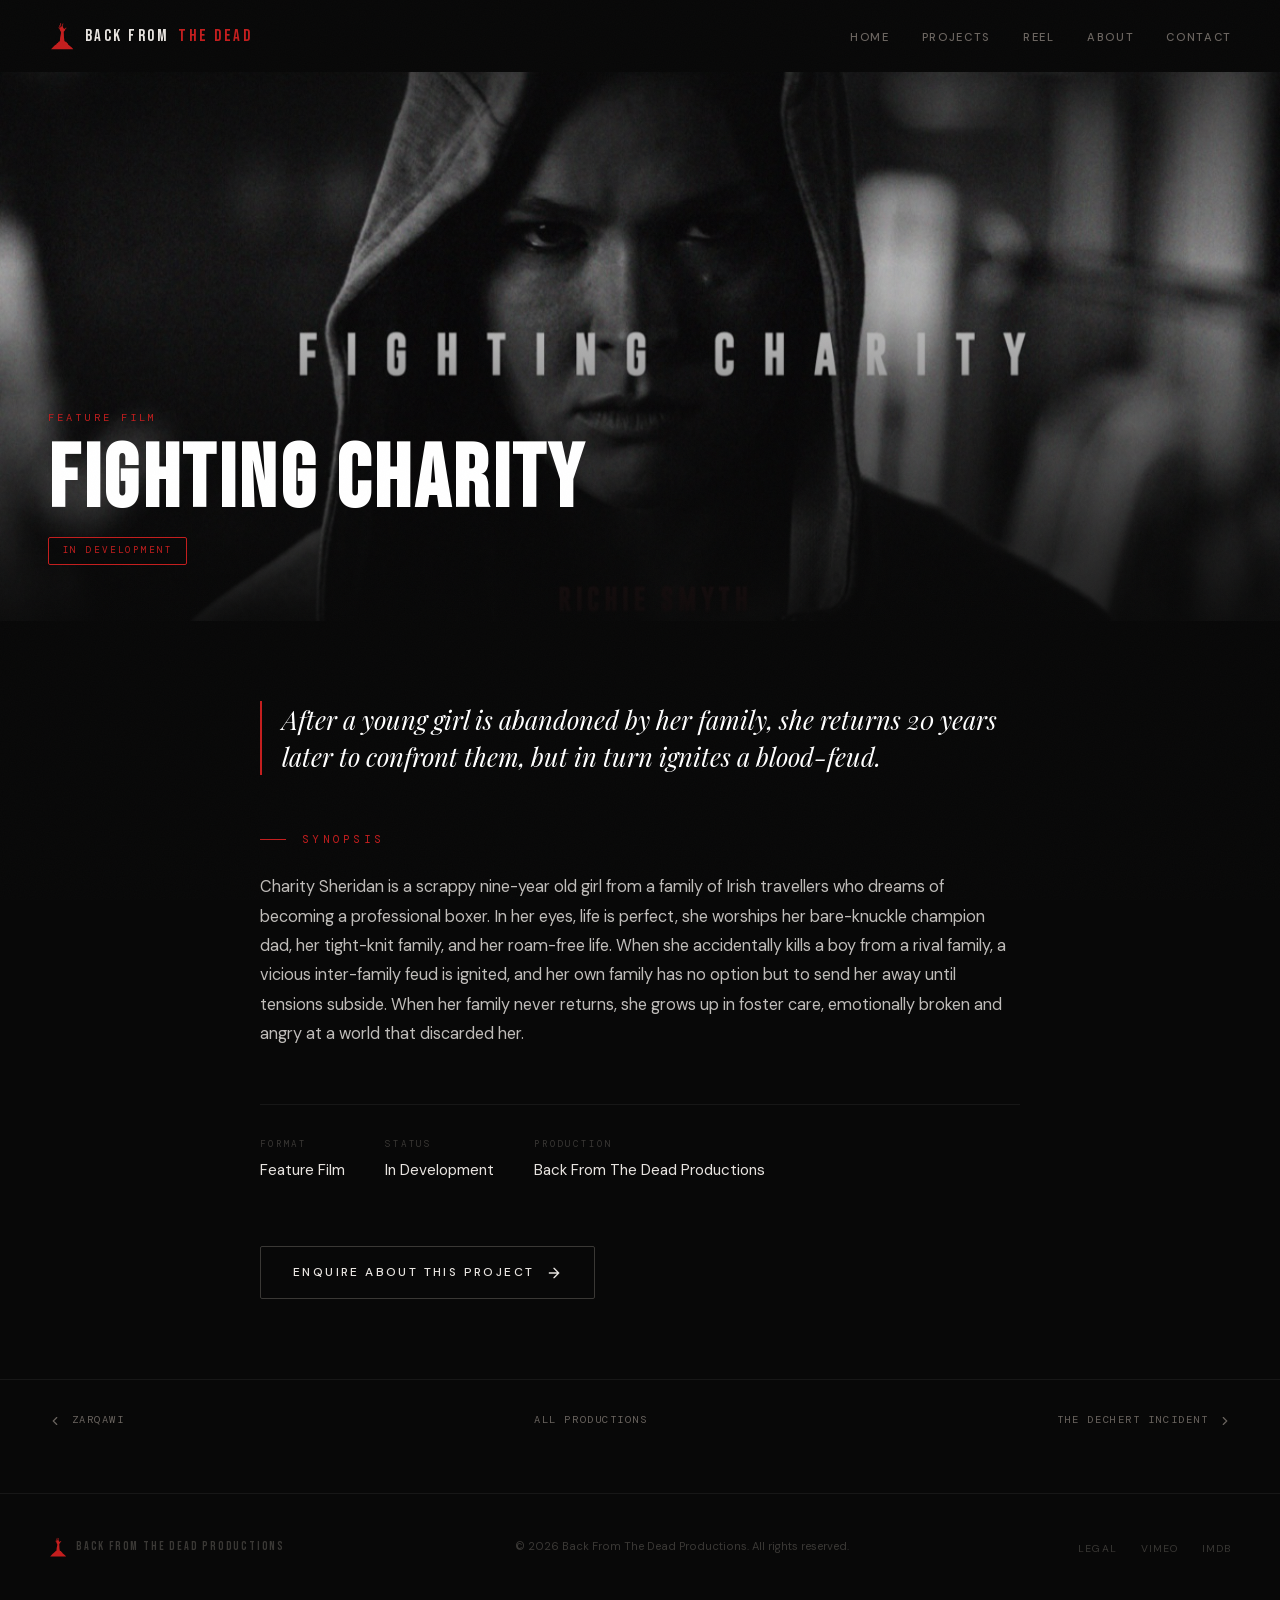
<file: projects/fighting-charity/index.html>
<!-- GENERATED FILE — do not edit.
     Edit content.json, then run: python3 build.py -->
<!DOCTYPE html>
<html lang="en">
<head>
<meta charset="UTF-8">
<meta name="viewport" content="width=device-width, initial-scale=1.0">
<title>Fighting Charity — Back From The Dead Productions</title>
<meta name="description" content="After a young girl is abandoned by her family, she returns 20 years later to confront them, but in turn ignites a blood-feud.">
<link rel="canonical" href="https://bftdfilms.com/projects/fighting-charity/">
<meta property="og:title" content="Fighting Charity">
<meta property="og:description" content="After a young girl is abandoned by her family, she returns 20 years later to confront them, but in turn ignites a blood-feud.">
<meta property="og:type" content="video.movie">
<meta property="og:url" content="https://bftdfilms.com/projects/fighting-charity/">
<meta property="og:image" content="https://bftdfilms.com/images/Fight-Charity.jpg">
<meta property="og:image:width" content="1200">
<meta property="og:image:height" content="546">
<meta property="og:site_name" content="Back From The Dead Productions">
<meta name="twitter:card" content="summary_large_image">
<meta name="twitter:title" content="Fighting Charity">
<meta name="twitter:description" content="After a young girl is abandoned by her family, she returns 20 years later to confront them, but in turn ignites a blood-feud.">
<meta name="twitter:image" content="https://bftdfilms.com/images/Fight-Charity.jpg">
<meta name="theme-color" content="#080808">
<link rel="icon" type="image/svg+xml" href="data:image/svg+xml,%3Csvg xmlns='http://www.w3.org/2000/svg' viewBox='0 0 200 200'%3E%3Crect width='200' height='200' fill='%23080808'/%3E%3Cpath d='M181,194.5L21.5,194 47,167.5 60,158.5 64,152.5 70,150.5 76,140.5 84.5,137 86.5,113 92.5,83 92.5,70 87.5,64 82.5,50 76.5,45 75.5,36 77.5,36 78.5,41 82,44.5 84.5,44 79.5,33 80.5,23 83,21.5 84.5,23 83.5,32 89,38.5 91.5,37 87.5,22 87.5,13 90,7.5 93.5,9 93.5,25 96.5,33 99,35.5 101.5,30 102.5,16 104.5,12 108,9.5 109.5,12 106.5,23 106.5,35 110.5,44 116,48.5 120,48.5 126,40.5 131,40.5 133.5,43 125.5,49 119.5,63 113.5,68 112.5,71 114.5,113 117.5,135 124,140.5 129,140.5 132.5,144 134.5,149 141.5,153 143.5,160 170,182.5 181,194.5Z' fill='%23c41e1e'/%3E%3C/svg%3E">
<link rel="preload" href="/fonts/dm-sans-normal-latin.woff2" as="font" type="font/woff2" crossorigin>
<link rel="preload" href="/fonts/bebas-neue-normal-latin.woff2" as="font" type="font/woff2" crossorigin>
<link rel="stylesheet" href="/fonts/fonts.css">
<link rel="stylesheet" href="/styles.css">
</head>
<body>
<a class="skip" href="#main">Skip to content</a>

<!-- SVG Symbol Definition (hidden but accessible for <use>) -->
<svg xmlns="http://www.w3.org/2000/svg" xmlns:xlink="http://www.w3.org/1999/xlink" style="position:absolute;width:0;height:0;overflow:hidden" aria-hidden="true">
  <defs>
    <symbol id="bftd-hand" viewBox="0 0 200 200">
      <path d="M181,194.5L21.5,194 47,167.5 60,158.5 64,152.5 70,150.5 76,140.5 84.5,137 86.5,113 92.5,83 92.5,70 87.5,64 82.5,50 76.5,45 75.5,36 77.5,36 78.5,41 82,44.5 84.5,44 79.5,33 80.5,23 83,21.5 84.5,23 83.5,32 89,38.5 91.5,37 87.5,22 87.5,13 90,7.5 93.5,9 93.5,25 96.5,33 99,35.5 101.5,30 102.5,16 104.5,12 108,9.5 109.5,12 106.5,23 106.5,35 110.5,44 116,48.5 120,48.5 126,40.5 131,40.5 133.5,43 125.5,49 119.5,63 113.5,68 112.5,71 114.5,113 117.5,135 124,140.5 129,140.5 132.5,144 134.5,149 141.5,153 143.5,160 170,182.5 181,194.5Z" fill="currentColor" fill-rule="evenodd"/>
    </symbol>
  </defs>
</svg>

<!-- NAV -->
<nav class="nav" role="navigation">
  <a href="#" class="nav__logo"><svg class="hand-icon" aria-hidden="true"><use xlink:href="#bftd-hand" href="#bftd-hand"></use></svg>Back From <span>The Dead</span></a>
  <button class="nav__toggle" aria-label="Toggle menu" aria-expanded="false" aria-controls="navLinks"><span></span><span></span><span></span></button>
  <ul class="nav__links" id="navLinks">
    <li><a href="/" class="nav__link">Home</a></li>
    <li><a href="/#projects" class="nav__link">Projects</a></li>
    <li><a href="/#reel" class="nav__link">Reel</a></li>
    <li><a href="/#about" class="nav__link">About</a></li>
    <li><a href="/#contact" class="nav__link">Contact</a></li>
  </ul>
</nav>

<main id="main">
<article class="pp">

  <header class="pp__hero">
    <img src="/images/Fight-Charity.jpg" alt="Fighting Charity" width="1200" height="546" loading="eager" fetchpriority="high">
    <div class="pp__hero-ov"></div>
    <div class="pp__hero-text"><div class="pp__hero-inner">
      <p class="pp__genre">Feature Film</p>
      <h1 class="pp__title">Fighting Charity</h1>
      <p class="pp__status">In Development</p>
    </div></div>
  </header>

  <div class="con">
    <div class="pp__body">
      <p class="pp__logline">After a young girl is abandoned by her family, she returns 20 years later to confront them, but in turn ignites a blood-feud.</p>

      <p class="pp__h">Synopsis</p>
      <div class="pp__syn"><p>Charity Sheridan is a scrappy nine-year old girl from a family of Irish travellers who dreams of becoming a professional boxer. In her eyes, life is perfect, she worships her bare-knuckle champion dad, her tight-knit family, and her roam-free life. When she accidentally kills a boy from a rival family, a vicious inter-family feud is ignited, and her own family has no option but to send her away until tensions subside. When her family never returns, she grows up in foster care, emotionally broken and angry at a world that discarded her.</p></div>

      <div class="pp__facts">
        <div class="pp__fact"><p class="pp__fact-l">Format</p><p class="pp__fact-v">Feature Film</p></div>
        <div class="pp__fact"><p class="pp__fact-l">Status</p><p class="pp__fact-v">In Development</p></div>
        <div class="pp__fact"><p class="pp__fact-l">Production</p><p class="pp__fact-v">Back From The Dead Productions</p></div>
      </div>

      <div class="pp__actions">
        <a href="/#contact" class="btn">Enquire About This Project <svg viewBox="0 0 24 24" fill="none" stroke="currentColor" stroke-width="2" stroke-linecap="round"><path d="M5 12h14M12 5l7 7-7 7"/></svg></a>
      </div>
    </div>
  </div>

  <nav class="pp__nav" aria-label="Project navigation"><div class="pp__nav-in">
    <a href="/projects/zarqawi/"><svg viewBox="0 0 24 24" fill="none" stroke="currentColor" stroke-width="2" stroke-linecap="round"><path d="M15 18l-6-6 6-6"/></svg> Zarqawi</a>
    <a href="/#projects">All Productions</a>
    <a href="/projects/the-dechert-incident/">The Dechert Incident <svg viewBox="0 0 24 24" fill="none" stroke="currentColor" stroke-width="2" stroke-linecap="round"><path d="M9 18l6-6-6-6"/></svg></a>
  </div></nav>

</article>
</main>

<footer class="ft"><div class="con"><div class="ft__in">
  <a href="/" class="ft__logo"><svg class="hand-icon" aria-hidden="true"><use xlink:href="#bftd-hand" href="#bftd-hand"></use></svg>Back From The Dead Productions</a>
  <p class="ft__c">© 2026 Back From The Dead Productions. All rights reserved.</p>
  <ul class="ft__ls"><li><a href="/privacy/" class="ft__l">Legal</a></li><li><a href="https://vimeo.com/user11478169" target="_blank" rel="noopener" class="ft__l">Vimeo</a></li><li><a href="https://www.imdb.com/name/nm1100217/" target="_blank" rel="noopener" class="ft__l">IMDb</a></li></ul>
</div></div></footer>

<script type="application/ld+json">{"@context":"https://schema.org","@type":"Movie","@id":"https://bftdfilms.com/projects/fighting-charity/#work","name":"Fighting Charity","url":"https://bftdfilms.com/projects/fighting-charity/","description":"After a young girl is abandoned by her family, she returns 20 years later to confront them, but in turn ignites a blood-feud.","abstract":"Charity Sheridan is a scrappy nine-year old girl from a family of Irish travellers who dreams of becoming a professional boxer. In her eyes, life is perfect, she worships her bare-knuckle champion dad, her tight-knit family, and her roam-free life. When she accidentally kills a boy from a rival family, a vicious inter-family feud is ignited, and her own family has no option but to send her away until tensions subside. When her family never returns, she grows up in foster care, emotionally broken and angry at a world that discarded her.","image":"https://bftdfilms.com/images/Fight-Charity.jpg","genre":"Feature Film","creativeWorkStatus":"In Development","inLanguage":"en","productionCompany":{"@id":"https://bftdfilms.com/#organization"},"director":{"@id":"https://bftdfilms.com/#richie"}}</script>
<script>
document.addEventListener('DOMContentLoaded',()=>{
  const nav=document.querySelector('.nav');
  window.addEventListener('scroll',()=>nav.classList.toggle('scrolled',window.scrollY>60),{passive:true});
  const tog=document.querySelector('.nav__toggle'),nls=document.querySelector('.nav__links');
  tog.addEventListener('click',()=>{const o=tog.classList.toggle('open');nls.classList.toggle('open');tog.setAttribute('aria-expanded',o?'true':'false')});
  nls.querySelectorAll('.nav__link').forEach(l=>l.addEventListener('click',()=>{tog.classList.remove('open');nls.classList.remove('open');tog.setAttribute('aria-expanded','false')}));
});
</script>
<script data-goatcounter="https://bftdfilms.goatcounter.com/count" async src="https://gc.zgo.at/count.js"></script>
</body>
</html>
</file>
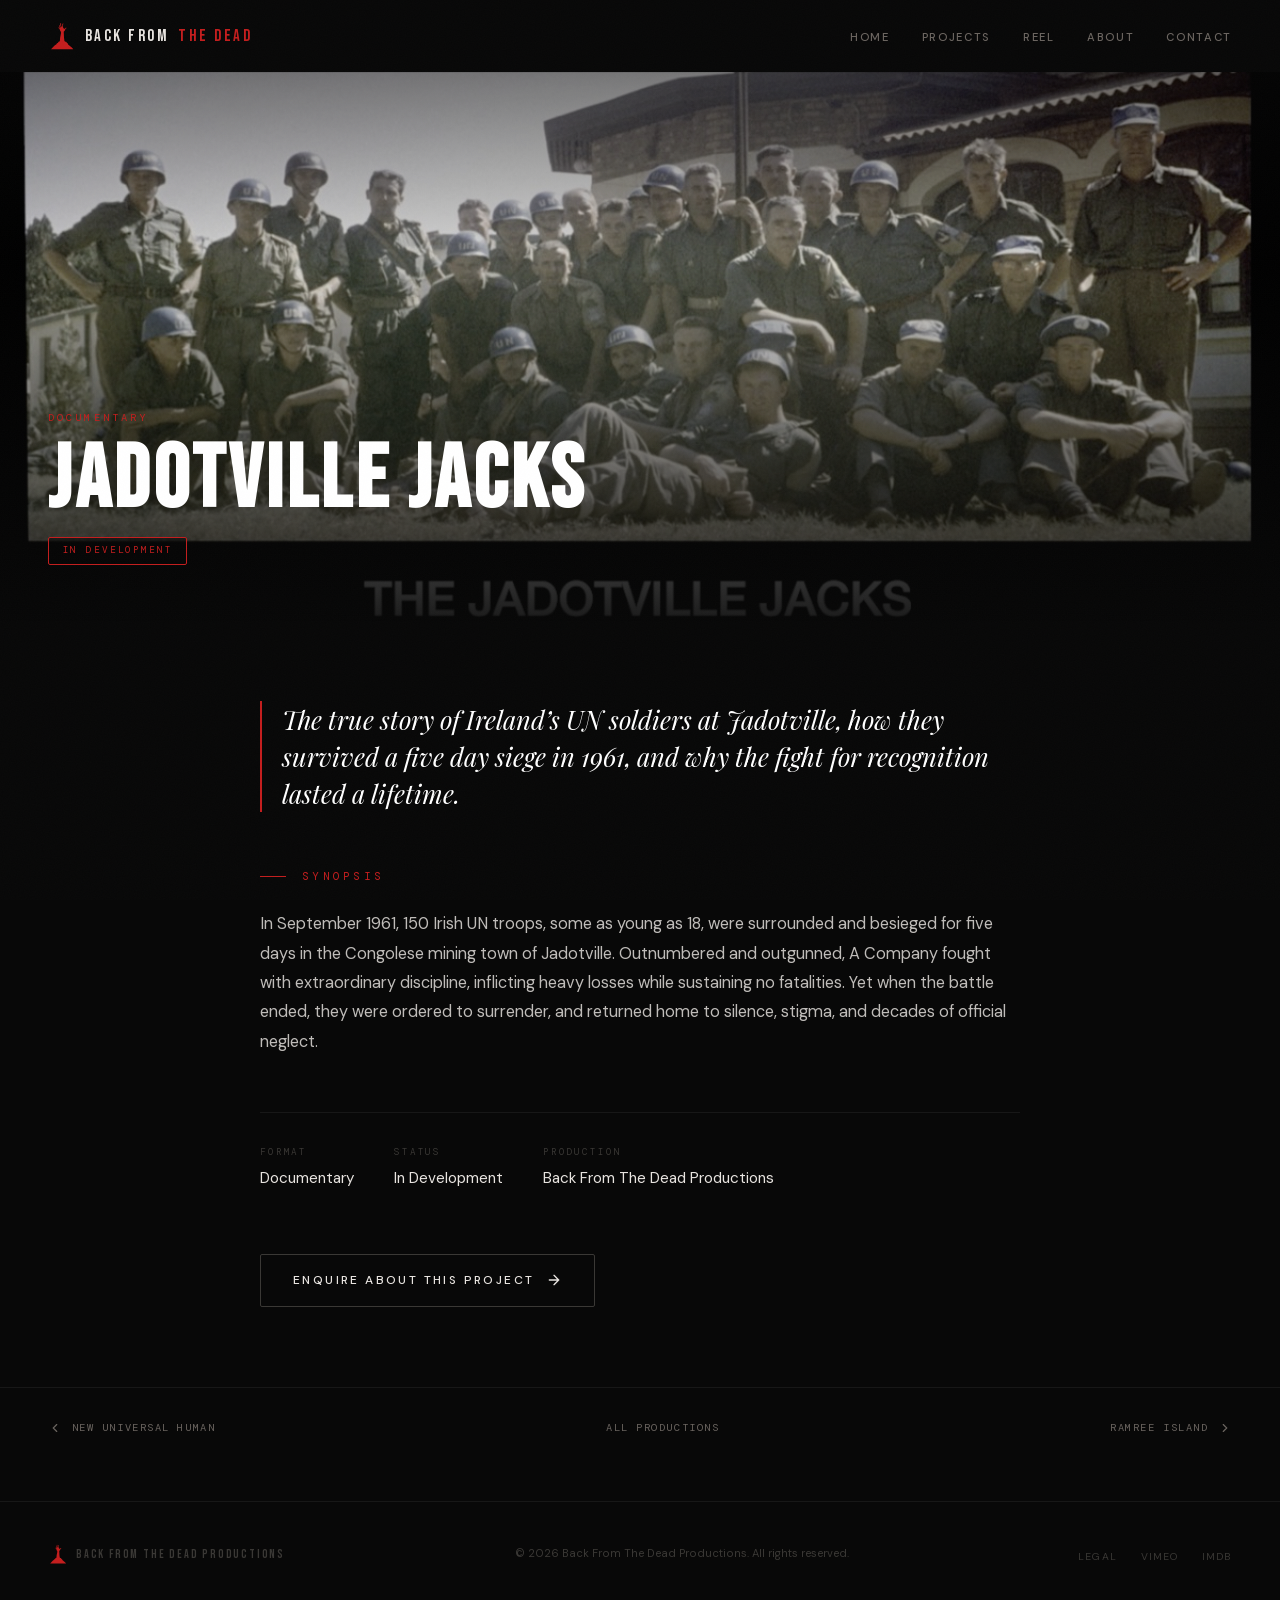
<file: projects/jadotville-jacks/index.html>
<!-- GENERATED FILE — do not edit.
     Edit content.json, then run: python3 build.py -->
<!DOCTYPE html>
<html lang="en">
<head>
<meta charset="UTF-8">
<meta name="viewport" content="width=device-width, initial-scale=1.0">
<title>Jadotville Jacks — Back From The Dead Productions</title>
<meta name="description" content="The true story of Ireland’s UN soldiers at Jadotville, how they survived a five day siege in 1961, and why the fight for recognition lasted a lifetime.">
<link rel="canonical" href="https://bftdfilms.com/projects/jadotville-jacks/">
<meta property="og:title" content="Jadotville Jacks">
<meta property="og:description" content="The true story of Ireland’s UN soldiers at Jadotville, how they survived a five day siege in 1961, and why the fight for recognition lasted a lifetime.">
<meta property="og:type" content="video.movie">
<meta property="og:url" content="https://bftdfilms.com/projects/jadotville-jacks/">
<meta property="og:image" content="https://bftdfilms.com/images/Jadotville-Jacks.jpg">
<meta property="og:image:width" content="1200">
<meta property="og:image:height" content="543">
<meta property="og:site_name" content="Back From The Dead Productions">
<meta name="twitter:card" content="summary_large_image">
<meta name="twitter:title" content="Jadotville Jacks">
<meta name="twitter:description" content="The true story of Ireland’s UN soldiers at Jadotville, how they survived a five day siege in 1961, and why the fight for recognition lasted a lifetime.">
<meta name="twitter:image" content="https://bftdfilms.com/images/Jadotville-Jacks.jpg">
<meta name="theme-color" content="#080808">
<link rel="icon" type="image/svg+xml" href="data:image/svg+xml,%3Csvg xmlns='http://www.w3.org/2000/svg' viewBox='0 0 200 200'%3E%3Crect width='200' height='200' fill='%23080808'/%3E%3Cpath d='M181,194.5L21.5,194 47,167.5 60,158.5 64,152.5 70,150.5 76,140.5 84.5,137 86.5,113 92.5,83 92.5,70 87.5,64 82.5,50 76.5,45 75.5,36 77.5,36 78.5,41 82,44.5 84.5,44 79.5,33 80.5,23 83,21.5 84.5,23 83.5,32 89,38.5 91.5,37 87.5,22 87.5,13 90,7.5 93.5,9 93.5,25 96.5,33 99,35.5 101.5,30 102.5,16 104.5,12 108,9.5 109.5,12 106.5,23 106.5,35 110.5,44 116,48.5 120,48.5 126,40.5 131,40.5 133.5,43 125.5,49 119.5,63 113.5,68 112.5,71 114.5,113 117.5,135 124,140.5 129,140.5 132.5,144 134.5,149 141.5,153 143.5,160 170,182.5 181,194.5Z' fill='%23c41e1e'/%3E%3C/svg%3E">
<link rel="preload" href="/fonts/dm-sans-normal-latin.woff2" as="font" type="font/woff2" crossorigin>
<link rel="preload" href="/fonts/bebas-neue-normal-latin.woff2" as="font" type="font/woff2" crossorigin>
<link rel="stylesheet" href="/fonts/fonts.css">
<link rel="stylesheet" href="/styles.css">
</head>
<body>
<a class="skip" href="#main">Skip to content</a>

<!-- SVG Symbol Definition (hidden but accessible for <use>) -->
<svg xmlns="http://www.w3.org/2000/svg" xmlns:xlink="http://www.w3.org/1999/xlink" style="position:absolute;width:0;height:0;overflow:hidden" aria-hidden="true">
  <defs>
    <symbol id="bftd-hand" viewBox="0 0 200 200">
      <path d="M181,194.5L21.5,194 47,167.5 60,158.5 64,152.5 70,150.5 76,140.5 84.5,137 86.5,113 92.5,83 92.5,70 87.5,64 82.5,50 76.5,45 75.5,36 77.5,36 78.5,41 82,44.5 84.5,44 79.5,33 80.5,23 83,21.5 84.5,23 83.5,32 89,38.5 91.5,37 87.5,22 87.5,13 90,7.5 93.5,9 93.5,25 96.5,33 99,35.5 101.5,30 102.5,16 104.5,12 108,9.5 109.5,12 106.5,23 106.5,35 110.5,44 116,48.5 120,48.5 126,40.5 131,40.5 133.5,43 125.5,49 119.5,63 113.5,68 112.5,71 114.5,113 117.5,135 124,140.5 129,140.5 132.5,144 134.5,149 141.5,153 143.5,160 170,182.5 181,194.5Z" fill="currentColor" fill-rule="evenodd"/>
    </symbol>
  </defs>
</svg>

<!-- NAV -->
<nav class="nav" role="navigation">
  <a href="#" class="nav__logo"><svg class="hand-icon" aria-hidden="true"><use xlink:href="#bftd-hand" href="#bftd-hand"></use></svg>Back From <span>The Dead</span></a>
  <button class="nav__toggle" aria-label="Toggle menu" aria-expanded="false" aria-controls="navLinks"><span></span><span></span><span></span></button>
  <ul class="nav__links" id="navLinks">
    <li><a href="/" class="nav__link">Home</a></li>
    <li><a href="/#projects" class="nav__link">Projects</a></li>
    <li><a href="/#reel" class="nav__link">Reel</a></li>
    <li><a href="/#about" class="nav__link">About</a></li>
    <li><a href="/#contact" class="nav__link">Contact</a></li>
  </ul>
</nav>

<main id="main">
<article class="pp">

  <header class="pp__hero">
    <img src="/images/Jadotville-Jacks.jpg" alt="Jadotville Jacks" width="1200" height="543" loading="eager" fetchpriority="high">
    <div class="pp__hero-ov"></div>
    <div class="pp__hero-text"><div class="pp__hero-inner">
      <p class="pp__genre">Documentary</p>
      <h1 class="pp__title">Jadotville Jacks</h1>
      <p class="pp__status">In Development</p>
    </div></div>
  </header>

  <div class="con">
    <div class="pp__body">
      <p class="pp__logline">The true story of Ireland’s UN soldiers at Jadotville, how they survived a five day siege in 1961, and why the fight for recognition lasted a lifetime.</p>

      <p class="pp__h">Synopsis</p>
      <div class="pp__syn"><p>In September 1961, 150 Irish UN troops, some as young as 18, were surrounded and besieged for five days in the Congolese mining town of Jadotville. Outnumbered and outgunned, A Company fought with extraordinary discipline, inflicting heavy losses while sustaining no fatalities. Yet when the battle ended, they were ordered to surrender, and returned home to silence, stigma, and decades of official neglect.</p></div>

      <div class="pp__facts">
        <div class="pp__fact"><p class="pp__fact-l">Format</p><p class="pp__fact-v">Documentary</p></div>
        <div class="pp__fact"><p class="pp__fact-l">Status</p><p class="pp__fact-v">In Development</p></div>
        <div class="pp__fact"><p class="pp__fact-l">Production</p><p class="pp__fact-v">Back From The Dead Productions</p></div>
      </div>

      <div class="pp__actions">
        <a href="/#contact" class="btn">Enquire About This Project <svg viewBox="0 0 24 24" fill="none" stroke="currentColor" stroke-width="2" stroke-linecap="round"><path d="M5 12h14M12 5l7 7-7 7"/></svg></a>
      </div>
    </div>
  </div>

  <nav class="pp__nav" aria-label="Project navigation"><div class="pp__nav-in">
    <a href="/projects/new-universal-human/"><svg viewBox="0 0 24 24" fill="none" stroke="currentColor" stroke-width="2" stroke-linecap="round"><path d="M15 18l-6-6 6-6"/></svg> New Universal Human</a>
    <a href="/#projects">All Productions</a>
    <a href="/projects/ramree-island/">Ramree Island <svg viewBox="0 0 24 24" fill="none" stroke="currentColor" stroke-width="2" stroke-linecap="round"><path d="M9 18l6-6-6-6"/></svg></a>
  </div></nav>

</article>
</main>

<footer class="ft"><div class="con"><div class="ft__in">
  <a href="/" class="ft__logo"><svg class="hand-icon" aria-hidden="true"><use xlink:href="#bftd-hand" href="#bftd-hand"></use></svg>Back From The Dead Productions</a>
  <p class="ft__c">© 2026 Back From The Dead Productions. All rights reserved.</p>
  <ul class="ft__ls"><li><a href="/privacy/" class="ft__l">Legal</a></li><li><a href="https://vimeo.com/user11478169" target="_blank" rel="noopener" class="ft__l">Vimeo</a></li><li><a href="https://www.imdb.com/name/nm1100217/" target="_blank" rel="noopener" class="ft__l">IMDb</a></li></ul>
</div></div></footer>

<script type="application/ld+json">{"@context":"https://schema.org","@type":"Movie","@id":"https://bftdfilms.com/projects/jadotville-jacks/#work","name":"Jadotville Jacks","url":"https://bftdfilms.com/projects/jadotville-jacks/","description":"The true story of Ireland’s UN soldiers at Jadotville, how they survived a five day siege in 1961, and why the fight for recognition lasted a lifetime.","abstract":"In September 1961, 150 Irish UN troops, some as young as 18, were surrounded and besieged for five days in the Congolese mining town of Jadotville. Outnumbered and outgunned, A Company fought with extraordinary discipline, inflicting heavy losses while sustaining no fatalities. Yet when the battle ended, they were ordered to surrender, and returned home to silence, stigma, and decades of official neglect.","image":"https://bftdfilms.com/images/Jadotville-Jacks.jpg","genre":"Documentary","creativeWorkStatus":"In Development","inLanguage":"en","productionCompany":{"@id":"https://bftdfilms.com/#organization"},"director":{"@id":"https://bftdfilms.com/#richie"}}</script>
<script>
document.addEventListener('DOMContentLoaded',()=>{
  const nav=document.querySelector('.nav');
  window.addEventListener('scroll',()=>nav.classList.toggle('scrolled',window.scrollY>60),{passive:true});
  const tog=document.querySelector('.nav__toggle'),nls=document.querySelector('.nav__links');
  tog.addEventListener('click',()=>{const o=tog.classList.toggle('open');nls.classList.toggle('open');tog.setAttribute('aria-expanded',o?'true':'false')});
  nls.querySelectorAll('.nav__link').forEach(l=>l.addEventListener('click',()=>{tog.classList.remove('open');nls.classList.remove('open');tog.setAttribute('aria-expanded','false')}));
});
</script>
<script data-goatcounter="https://bftdfilms.goatcounter.com/count" async src="https://gc.zgo.at/count.js"></script>
</body>
</html>
</file>
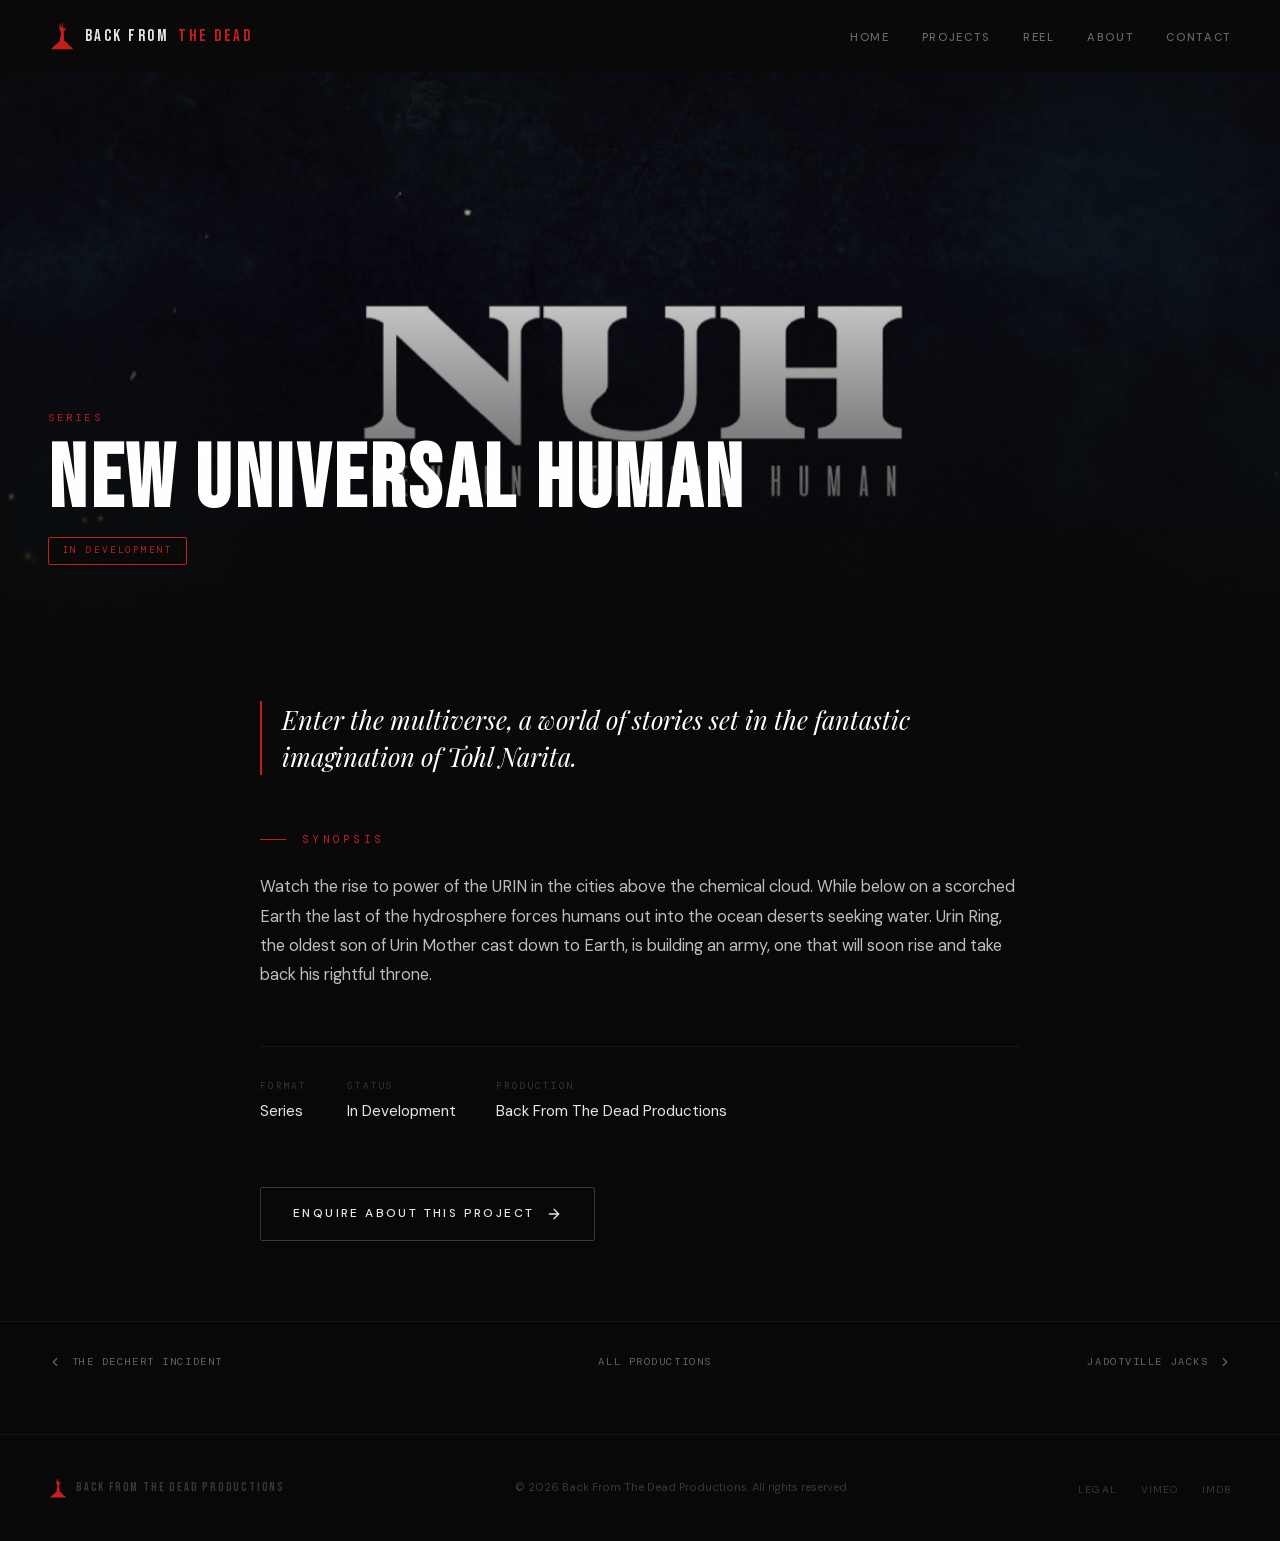
<file: projects/new-universal-human/index.html>
<!-- GENERATED FILE — do not edit.
     Edit content.json, then run: python3 build.py -->
<!DOCTYPE html>
<html lang="en">
<head>
<meta charset="UTF-8">
<meta name="viewport" content="width=device-width, initial-scale=1.0">
<title>New Universal Human — Back From The Dead Productions</title>
<meta name="description" content="Enter the multiverse, a world of stories set in the fantastic imagination of Tohl Narita.">
<link rel="canonical" href="https://bftdfilms.com/projects/new-universal-human/">
<meta property="og:title" content="New Universal Human">
<meta property="og:description" content="Enter the multiverse, a world of stories set in the fantastic imagination of Tohl Narita.">
<meta property="og:type" content="video.tv_show">
<meta property="og:url" content="https://bftdfilms.com/projects/new-universal-human/">
<meta property="og:image" content="https://bftdfilms.com/images/NUH.jpg">
<meta property="og:image:width" content="1200">
<meta property="og:image:height" content="486">
<meta property="og:site_name" content="Back From The Dead Productions">
<meta name="twitter:card" content="summary_large_image">
<meta name="twitter:title" content="New Universal Human">
<meta name="twitter:description" content="Enter the multiverse, a world of stories set in the fantastic imagination of Tohl Narita.">
<meta name="twitter:image" content="https://bftdfilms.com/images/NUH.jpg">
<meta name="theme-color" content="#080808">
<link rel="icon" type="image/svg+xml" href="data:image/svg+xml,%3Csvg xmlns='http://www.w3.org/2000/svg' viewBox='0 0 200 200'%3E%3Crect width='200' height='200' fill='%23080808'/%3E%3Cpath d='M181,194.5L21.5,194 47,167.5 60,158.5 64,152.5 70,150.5 76,140.5 84.5,137 86.5,113 92.5,83 92.5,70 87.5,64 82.5,50 76.5,45 75.5,36 77.5,36 78.5,41 82,44.5 84.5,44 79.5,33 80.5,23 83,21.5 84.5,23 83.5,32 89,38.5 91.5,37 87.5,22 87.5,13 90,7.5 93.5,9 93.5,25 96.5,33 99,35.5 101.5,30 102.5,16 104.5,12 108,9.5 109.5,12 106.5,23 106.5,35 110.5,44 116,48.5 120,48.5 126,40.5 131,40.5 133.5,43 125.5,49 119.5,63 113.5,68 112.5,71 114.5,113 117.5,135 124,140.5 129,140.5 132.5,144 134.5,149 141.5,153 143.5,160 170,182.5 181,194.5Z' fill='%23c41e1e'/%3E%3C/svg%3E">
<link rel="preload" href="/fonts/dm-sans-normal-latin.woff2" as="font" type="font/woff2" crossorigin>
<link rel="preload" href="/fonts/bebas-neue-normal-latin.woff2" as="font" type="font/woff2" crossorigin>
<link rel="stylesheet" href="/fonts/fonts.css">
<link rel="stylesheet" href="/styles.css">
</head>
<body>
<a class="skip" href="#main">Skip to content</a>

<!-- SVG Symbol Definition (hidden but accessible for <use>) -->
<svg xmlns="http://www.w3.org/2000/svg" xmlns:xlink="http://www.w3.org/1999/xlink" style="position:absolute;width:0;height:0;overflow:hidden" aria-hidden="true">
  <defs>
    <symbol id="bftd-hand" viewBox="0 0 200 200">
      <path d="M181,194.5L21.5,194 47,167.5 60,158.5 64,152.5 70,150.5 76,140.5 84.5,137 86.5,113 92.5,83 92.5,70 87.5,64 82.5,50 76.5,45 75.5,36 77.5,36 78.5,41 82,44.5 84.5,44 79.5,33 80.5,23 83,21.5 84.5,23 83.5,32 89,38.5 91.5,37 87.5,22 87.5,13 90,7.5 93.5,9 93.5,25 96.5,33 99,35.5 101.5,30 102.5,16 104.5,12 108,9.5 109.5,12 106.5,23 106.5,35 110.5,44 116,48.5 120,48.5 126,40.5 131,40.5 133.5,43 125.5,49 119.5,63 113.5,68 112.5,71 114.5,113 117.5,135 124,140.5 129,140.5 132.5,144 134.5,149 141.5,153 143.5,160 170,182.5 181,194.5Z" fill="currentColor" fill-rule="evenodd"/>
    </symbol>
  </defs>
</svg>

<!-- NAV -->
<nav class="nav" role="navigation">
  <a href="#" class="nav__logo"><svg class="hand-icon" aria-hidden="true"><use xlink:href="#bftd-hand" href="#bftd-hand"></use></svg>Back From <span>The Dead</span></a>
  <button class="nav__toggle" aria-label="Toggle menu" aria-expanded="false" aria-controls="navLinks"><span></span><span></span><span></span></button>
  <ul class="nav__links" id="navLinks">
    <li><a href="/" class="nav__link">Home</a></li>
    <li><a href="/#projects" class="nav__link">Projects</a></li>
    <li><a href="/#reel" class="nav__link">Reel</a></li>
    <li><a href="/#about" class="nav__link">About</a></li>
    <li><a href="/#contact" class="nav__link">Contact</a></li>
  </ul>
</nav>

<main id="main">
<article class="pp">

  <header class="pp__hero">
    <img src="/images/NUH.jpg" alt="New Universal Human" width="1200" height="486" loading="eager" fetchpriority="high">
    <div class="pp__hero-ov"></div>
    <div class="pp__hero-text"><div class="pp__hero-inner">
      <p class="pp__genre">Series</p>
      <h1 class="pp__title">New Universal Human</h1>
      <p class="pp__status">In Development</p>
    </div></div>
  </header>

  <div class="con">
    <div class="pp__body">
      <p class="pp__logline">Enter the multiverse, a world of stories set in the fantastic imagination of Tohl Narita.</p>

      <p class="pp__h">Synopsis</p>
      <div class="pp__syn"><p>Watch the rise to power of the URIN in the cities above the chemical cloud. While below on a scorched Earth the last of the hydrosphere forces humans out into the ocean deserts seeking water. Urin Ring, the oldest son of Urin Mother cast down to Earth, is building an army, one that will soon rise and take back his rightful throne.</p></div>

      <div class="pp__facts">
        <div class="pp__fact"><p class="pp__fact-l">Format</p><p class="pp__fact-v">Series</p></div>
        <div class="pp__fact"><p class="pp__fact-l">Status</p><p class="pp__fact-v">In Development</p></div>
        <div class="pp__fact"><p class="pp__fact-l">Production</p><p class="pp__fact-v">Back From The Dead Productions</p></div>
      </div>

      <div class="pp__actions">
        <a href="/#contact" class="btn">Enquire About This Project <svg viewBox="0 0 24 24" fill="none" stroke="currentColor" stroke-width="2" stroke-linecap="round"><path d="M5 12h14M12 5l7 7-7 7"/></svg></a>
      </div>
    </div>
  </div>

  <nav class="pp__nav" aria-label="Project navigation"><div class="pp__nav-in">
    <a href="/projects/the-dechert-incident/"><svg viewBox="0 0 24 24" fill="none" stroke="currentColor" stroke-width="2" stroke-linecap="round"><path d="M15 18l-6-6 6-6"/></svg> The Dechert Incident</a>
    <a href="/#projects">All Productions</a>
    <a href="/projects/jadotville-jacks/">Jadotville Jacks <svg viewBox="0 0 24 24" fill="none" stroke="currentColor" stroke-width="2" stroke-linecap="round"><path d="M9 18l6-6-6-6"/></svg></a>
  </div></nav>

</article>
</main>

<footer class="ft"><div class="con"><div class="ft__in">
  <a href="/" class="ft__logo"><svg class="hand-icon" aria-hidden="true"><use xlink:href="#bftd-hand" href="#bftd-hand"></use></svg>Back From The Dead Productions</a>
  <p class="ft__c">© 2026 Back From The Dead Productions. All rights reserved.</p>
  <ul class="ft__ls"><li><a href="/privacy/" class="ft__l">Legal</a></li><li><a href="https://vimeo.com/user11478169" target="_blank" rel="noopener" class="ft__l">Vimeo</a></li><li><a href="https://www.imdb.com/name/nm1100217/" target="_blank" rel="noopener" class="ft__l">IMDb</a></li></ul>
</div></div></footer>

<script type="application/ld+json">{"@context":"https://schema.org","@type":"TVSeries","@id":"https://bftdfilms.com/projects/new-universal-human/#work","name":"New Universal Human","url":"https://bftdfilms.com/projects/new-universal-human/","description":"Enter the multiverse, a world of stories set in the fantastic imagination of Tohl Narita.","abstract":"Watch the rise to power of the URIN in the cities above the chemical cloud. While below on a scorched Earth the last of the hydrosphere forces humans out into the ocean deserts seeking water. Urin Ring, the oldest son of Urin Mother cast down to Earth, is building an army, one that will soon rise and take back his rightful throne.","image":"https://bftdfilms.com/images/NUH.jpg","genre":"Series","creativeWorkStatus":"In Development","inLanguage":"en","productionCompany":{"@id":"https://bftdfilms.com/#organization"},"director":{"@id":"https://bftdfilms.com/#richie"}}</script>
<script>
document.addEventListener('DOMContentLoaded',()=>{
  const nav=document.querySelector('.nav');
  window.addEventListener('scroll',()=>nav.classList.toggle('scrolled',window.scrollY>60),{passive:true});
  const tog=document.querySelector('.nav__toggle'),nls=document.querySelector('.nav__links');
  tog.addEventListener('click',()=>{const o=tog.classList.toggle('open');nls.classList.toggle('open');tog.setAttribute('aria-expanded',o?'true':'false')});
  nls.querySelectorAll('.nav__link').forEach(l=>l.addEventListener('click',()=>{tog.classList.remove('open');nls.classList.remove('open');tog.setAttribute('aria-expanded','false')}));
});
</script>
<script data-goatcounter="https://bftdfilms.goatcounter.com/count" async src="https://gc.zgo.at/count.js"></script>
</body>
</html>
</file>
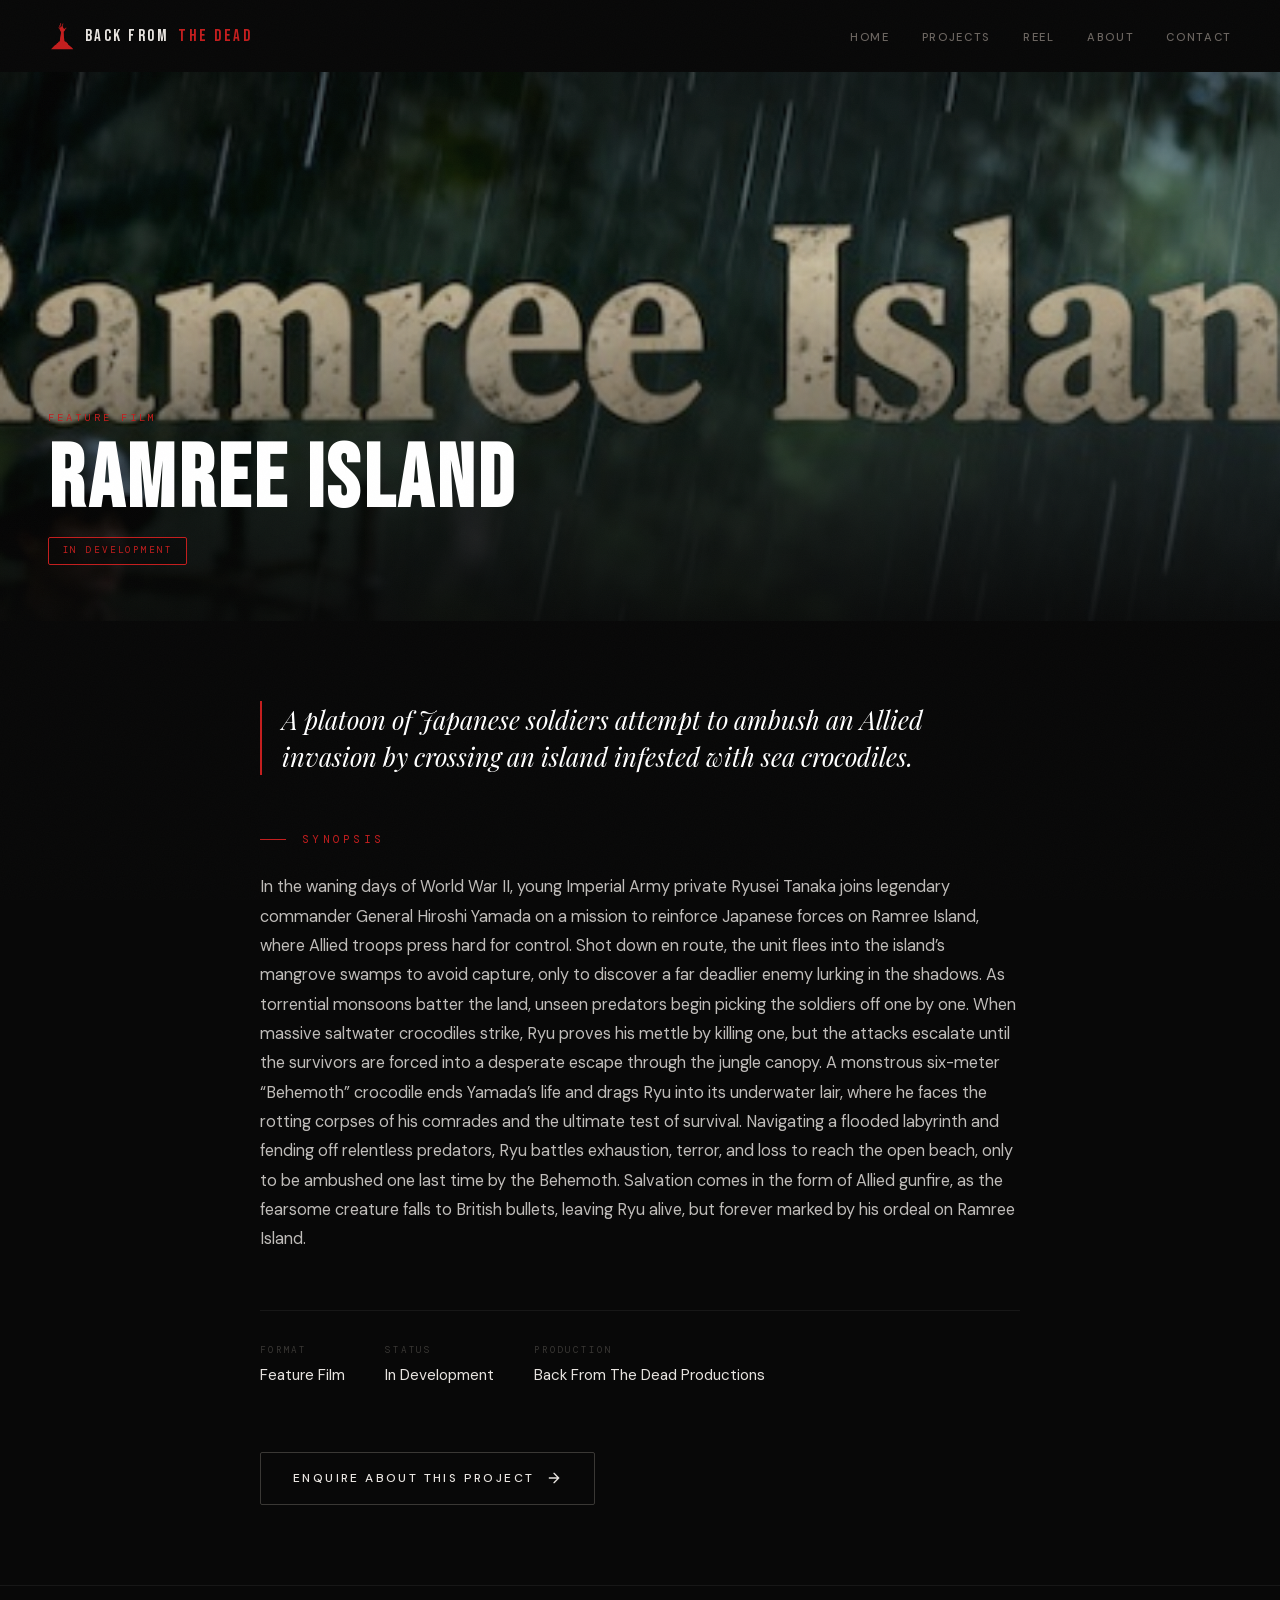
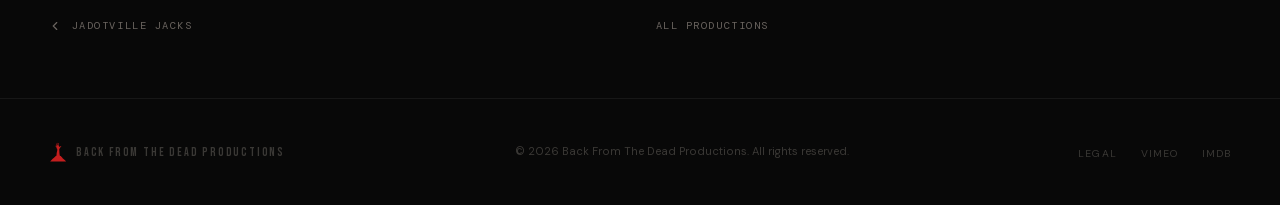
<file: projects/ramree-island/index.html>
<!-- GENERATED FILE — do not edit.
     Edit content.json, then run: python3 build.py -->
<!DOCTYPE html>
<html lang="en">
<head>
<meta charset="UTF-8">
<meta name="viewport" content="width=device-width, initial-scale=1.0">
<title>Ramree Island — Back From The Dead Productions</title>
<meta name="description" content="A platoon of Japanese soldiers attempt to ambush an Allied invasion by crossing an island infested with sea crocodiles.">
<link rel="canonical" href="https://bftdfilms.com/projects/ramree-island/">
<meta property="og:title" content="Ramree Island">
<meta property="og:description" content="A platoon of Japanese soldiers attempt to ambush an Allied invasion by crossing an island infested with sea crocodiles.">
<meta property="og:type" content="video.movie">
<meta property="og:url" content="https://bftdfilms.com/projects/ramree-island/">
<meta property="og:image" content="https://bftdfilms.com/images/Ramree-Island.jpg">
<meta property="og:image:width" content="622">
<meta property="og:image:height" content="180">
<meta property="og:site_name" content="Back From The Dead Productions">
<meta name="twitter:card" content="summary_large_image">
<meta name="twitter:title" content="Ramree Island">
<meta name="twitter:description" content="A platoon of Japanese soldiers attempt to ambush an Allied invasion by crossing an island infested with sea crocodiles.">
<meta name="twitter:image" content="https://bftdfilms.com/images/Ramree-Island.jpg">
<meta name="theme-color" content="#080808">
<link rel="icon" type="image/svg+xml" href="data:image/svg+xml,%3Csvg xmlns='http://www.w3.org/2000/svg' viewBox='0 0 200 200'%3E%3Crect width='200' height='200' fill='%23080808'/%3E%3Cpath d='M181,194.5L21.5,194 47,167.5 60,158.5 64,152.5 70,150.5 76,140.5 84.5,137 86.5,113 92.5,83 92.5,70 87.5,64 82.5,50 76.5,45 75.5,36 77.5,36 78.5,41 82,44.5 84.5,44 79.5,33 80.5,23 83,21.5 84.5,23 83.5,32 89,38.5 91.5,37 87.5,22 87.5,13 90,7.5 93.5,9 93.5,25 96.5,33 99,35.5 101.5,30 102.5,16 104.5,12 108,9.5 109.5,12 106.5,23 106.5,35 110.5,44 116,48.5 120,48.5 126,40.5 131,40.5 133.5,43 125.5,49 119.5,63 113.5,68 112.5,71 114.5,113 117.5,135 124,140.5 129,140.5 132.5,144 134.5,149 141.5,153 143.5,160 170,182.5 181,194.5Z' fill='%23c41e1e'/%3E%3C/svg%3E">
<link rel="preload" href="/fonts/dm-sans-normal-latin.woff2" as="font" type="font/woff2" crossorigin>
<link rel="preload" href="/fonts/bebas-neue-normal-latin.woff2" as="font" type="font/woff2" crossorigin>
<link rel="stylesheet" href="/fonts/fonts.css">
<link rel="stylesheet" href="/styles.css">
</head>
<body>
<a class="skip" href="#main">Skip to content</a>

<!-- SVG Symbol Definition (hidden but accessible for <use>) -->
<svg xmlns="http://www.w3.org/2000/svg" xmlns:xlink="http://www.w3.org/1999/xlink" style="position:absolute;width:0;height:0;overflow:hidden" aria-hidden="true">
  <defs>
    <symbol id="bftd-hand" viewBox="0 0 200 200">
      <path d="M181,194.5L21.5,194 47,167.5 60,158.5 64,152.5 70,150.5 76,140.5 84.5,137 86.5,113 92.5,83 92.5,70 87.5,64 82.5,50 76.5,45 75.5,36 77.5,36 78.5,41 82,44.5 84.5,44 79.5,33 80.5,23 83,21.5 84.5,23 83.5,32 89,38.5 91.5,37 87.5,22 87.5,13 90,7.5 93.5,9 93.5,25 96.5,33 99,35.5 101.5,30 102.5,16 104.5,12 108,9.5 109.5,12 106.5,23 106.5,35 110.5,44 116,48.5 120,48.5 126,40.5 131,40.5 133.5,43 125.5,49 119.5,63 113.5,68 112.5,71 114.5,113 117.5,135 124,140.5 129,140.5 132.5,144 134.5,149 141.5,153 143.5,160 170,182.5 181,194.5Z" fill="currentColor" fill-rule="evenodd"/>
    </symbol>
  </defs>
</svg>

<!-- NAV -->
<nav class="nav" role="navigation">
  <a href="#" class="nav__logo"><svg class="hand-icon" aria-hidden="true"><use xlink:href="#bftd-hand" href="#bftd-hand"></use></svg>Back From <span>The Dead</span></a>
  <button class="nav__toggle" aria-label="Toggle menu" aria-expanded="false" aria-controls="navLinks"><span></span><span></span><span></span></button>
  <ul class="nav__links" id="navLinks">
    <li><a href="/" class="nav__link">Home</a></li>
    <li><a href="/#projects" class="nav__link">Projects</a></li>
    <li><a href="/#reel" class="nav__link">Reel</a></li>
    <li><a href="/#about" class="nav__link">About</a></li>
    <li><a href="/#contact" class="nav__link">Contact</a></li>
  </ul>
</nav>

<main id="main">
<article class="pp">

  <header class="pp__hero">
    <img src="/images/Ramree-Island.jpg" alt="Ramree Island" width="622" height="180" loading="eager" fetchpriority="high">
    <div class="pp__hero-ov"></div>
    <div class="pp__hero-text"><div class="pp__hero-inner">
      <p class="pp__genre">Feature Film</p>
      <h1 class="pp__title">Ramree Island</h1>
      <p class="pp__status">In Development</p>
    </div></div>
  </header>

  <div class="con">
    <div class="pp__body">
      <p class="pp__logline">A platoon of Japanese soldiers attempt to ambush an Allied invasion by crossing an island infested with sea crocodiles.</p>

      <p class="pp__h">Synopsis</p>
      <div class="pp__syn"><p>In the waning days of World War II, young Imperial Army private Ryusei Tanaka joins legendary commander General Hiroshi Yamada on a mission to reinforce Japanese forces on Ramree Island, where Allied troops press hard for control. Shot down en route, the unit flees into the island’s mangrove swamps to avoid capture, only to discover a far deadlier enemy lurking in the shadows. As torrential monsoons batter the land, unseen predators begin picking the soldiers off one by one. When massive saltwater crocodiles strike, Ryu proves his mettle by killing one, but the attacks escalate until the survivors are forced into a desperate escape through the jungle canopy. A monstrous six-meter “Behemoth” crocodile ends Yamada’s life and drags Ryu into its underwater lair, where he faces the rotting corpses of his comrades and the ultimate test of survival. Navigating a flooded labyrinth and fending off relentless predators, Ryu battles exhaustion, terror, and loss to reach the open beach, only to be ambushed one last time by the Behemoth. Salvation comes in the form of Allied gunfire, as the fearsome creature falls to British bullets, leaving Ryu alive, but forever marked by his ordeal on Ramree Island.</p></div>

      <div class="pp__facts">
        <div class="pp__fact"><p class="pp__fact-l">Format</p><p class="pp__fact-v">Feature Film</p></div>
        <div class="pp__fact"><p class="pp__fact-l">Status</p><p class="pp__fact-v">In Development</p></div>
        <div class="pp__fact"><p class="pp__fact-l">Production</p><p class="pp__fact-v">Back From The Dead Productions</p></div>
      </div>

      <div class="pp__actions">
        <a href="/#contact" class="btn">Enquire About This Project <svg viewBox="0 0 24 24" fill="none" stroke="currentColor" stroke-width="2" stroke-linecap="round"><path d="M5 12h14M12 5l7 7-7 7"/></svg></a>
      </div>
    </div>
  </div>

  <nav class="pp__nav" aria-label="Project navigation"><div class="pp__nav-in">
    <a href="/projects/jadotville-jacks/"><svg viewBox="0 0 24 24" fill="none" stroke="currentColor" stroke-width="2" stroke-linecap="round"><path d="M15 18l-6-6 6-6"/></svg> Jadotville Jacks</a>
    <a href="/#projects">All Productions</a>
    <span></span>
  </div></nav>

</article>
</main>

<footer class="ft"><div class="con"><div class="ft__in">
  <a href="/" class="ft__logo"><svg class="hand-icon" aria-hidden="true"><use xlink:href="#bftd-hand" href="#bftd-hand"></use></svg>Back From The Dead Productions</a>
  <p class="ft__c">© 2026 Back From The Dead Productions. All rights reserved.</p>
  <ul class="ft__ls"><li><a href="/privacy/" class="ft__l">Legal</a></li><li><a href="https://vimeo.com/user11478169" target="_blank" rel="noopener" class="ft__l">Vimeo</a></li><li><a href="https://www.imdb.com/name/nm1100217/" target="_blank" rel="noopener" class="ft__l">IMDb</a></li></ul>
</div></div></footer>

<script type="application/ld+json">{"@context":"https://schema.org","@type":"Movie","@id":"https://bftdfilms.com/projects/ramree-island/#work","name":"Ramree Island","url":"https://bftdfilms.com/projects/ramree-island/","description":"A platoon of Japanese soldiers attempt to ambush an Allied invasion by crossing an island infested with sea crocodiles.","abstract":"In the waning days of World War II, young Imperial Army private Ryusei Tanaka joins legendary commander General Hiroshi Yamada on a mission to reinforce Japanese forces on Ramree Island, where Allied troops press hard for control. Shot down en route, the unit flees into the island’s mangrove swamps to avoid capture, only to discover a far deadlier enemy lurking in the shadows. As torrential monsoons batter the land, unseen predators begin picking the soldiers off one by one. When massive saltwater crocodiles strike, Ryu proves his mettle by killing one, but the attacks escalate until the survivors are forced into a desperate escape through the jungle canopy. A monstrous six-meter “Behemoth” crocodile ends Yamada’s life and drags Ryu into its underwater lair, where he faces the rotting corpses of his comrades and the ultimate test of survival. Navigating a flooded labyrinth and fending off relentless predators, Ryu battles exhaustion, terror, and loss to reach the open beach, only to be ambushed one last time by the Behemoth. Salvation comes in the form of Allied gunfire, as the fearsome creature falls to British bullets, leaving Ryu alive, but forever marked by his ordeal on Ramree Island.","image":"https://bftdfilms.com/images/Ramree-Island.jpg","genre":"Feature Film","creativeWorkStatus":"In Development","inLanguage":"en","productionCompany":{"@id":"https://bftdfilms.com/#organization"},"director":{"@id":"https://bftdfilms.com/#richie"}}</script>
<script>
document.addEventListener('DOMContentLoaded',()=>{
  const nav=document.querySelector('.nav');
  window.addEventListener('scroll',()=>nav.classList.toggle('scrolled',window.scrollY>60),{passive:true});
  const tog=document.querySelector('.nav__toggle'),nls=document.querySelector('.nav__links');
  tog.addEventListener('click',()=>{const o=tog.classList.toggle('open');nls.classList.toggle('open');tog.setAttribute('aria-expanded',o?'true':'false')});
  nls.querySelectorAll('.nav__link').forEach(l=>l.addEventListener('click',()=>{tog.classList.remove('open');nls.classList.remove('open');tog.setAttribute('aria-expanded','false')}));
});
</script>
<script data-goatcounter="https://bftdfilms.goatcounter.com/count" async src="https://gc.zgo.at/count.js"></script>
</body>
</html>
</file>
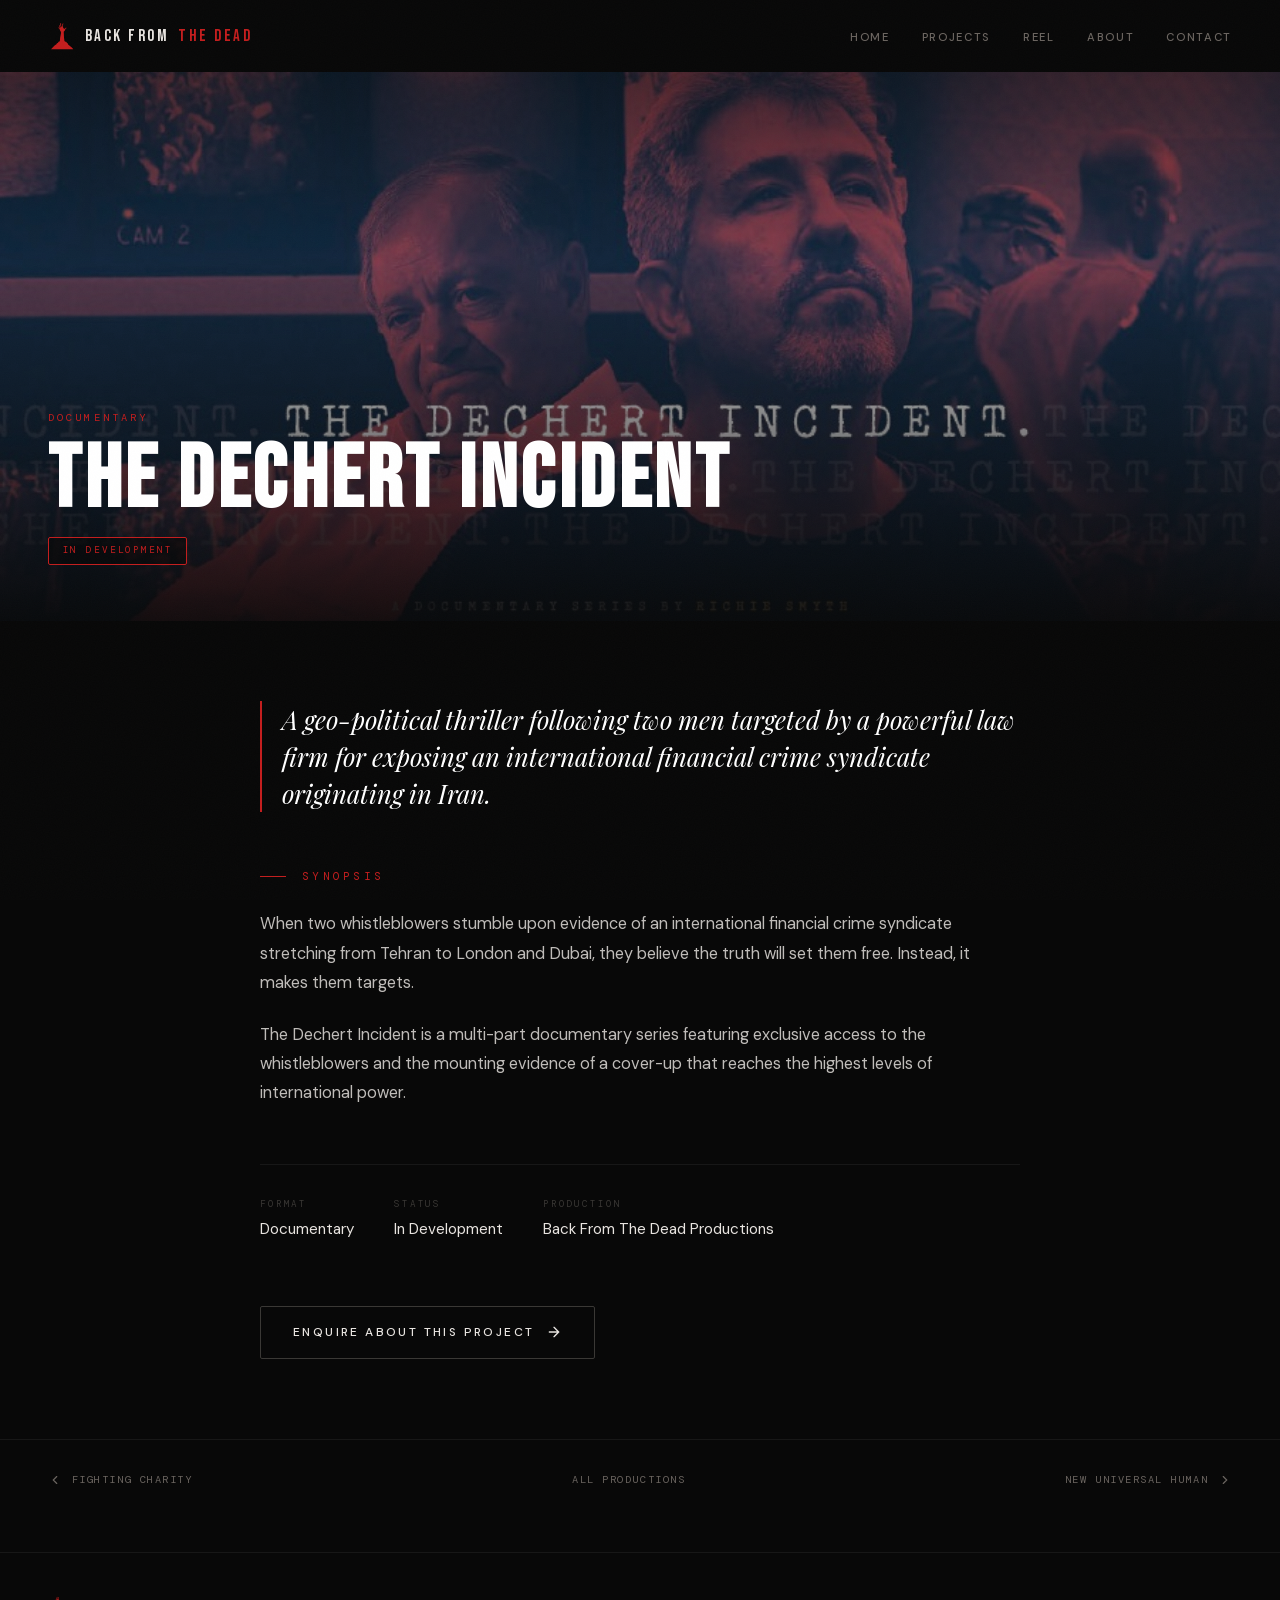
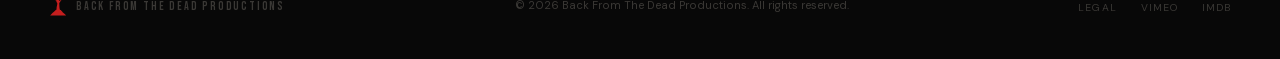
<file: projects/the-dechert-incident/index.html>
<!-- GENERATED FILE — do not edit.
     Edit content.json, then run: python3 build.py -->
<!DOCTYPE html>
<html lang="en">
<head>
<meta charset="UTF-8">
<meta name="viewport" content="width=device-width, initial-scale=1.0">
<title>The Dechert Incident — Back From The Dead Productions</title>
<meta name="description" content="A geo-political thriller following two men targeted by a powerful law firm for exposing an international financial crime syndicate originating in Iran.">
<link rel="canonical" href="https://bftdfilms.com/projects/the-dechert-incident/">
<meta property="og:title" content="The Dechert Incident">
<meta property="og:description" content="A geo-political thriller following two men targeted by a powerful law firm for exposing an international financial crime syndicate originating in Iran.">
<meta property="og:type" content="video.movie">
<meta property="og:url" content="https://bftdfilms.com/projects/the-dechert-incident/">
<meta property="og:image" content="https://bftdfilms.com/images/The-Dechert-Incident.jpg">
<meta property="og:image:width" content="901">
<meta property="og:image:height" content="427">
<meta property="og:site_name" content="Back From The Dead Productions">
<meta name="twitter:card" content="summary_large_image">
<meta name="twitter:title" content="The Dechert Incident">
<meta name="twitter:description" content="A geo-political thriller following two men targeted by a powerful law firm for exposing an international financial crime syndicate originating in Iran.">
<meta name="twitter:image" content="https://bftdfilms.com/images/The-Dechert-Incident.jpg">
<meta name="theme-color" content="#080808">
<link rel="icon" type="image/svg+xml" href="data:image/svg+xml,%3Csvg xmlns='http://www.w3.org/2000/svg' viewBox='0 0 200 200'%3E%3Crect width='200' height='200' fill='%23080808'/%3E%3Cpath d='M181,194.5L21.5,194 47,167.5 60,158.5 64,152.5 70,150.5 76,140.5 84.5,137 86.5,113 92.5,83 92.5,70 87.5,64 82.5,50 76.5,45 75.5,36 77.5,36 78.5,41 82,44.5 84.5,44 79.5,33 80.5,23 83,21.5 84.5,23 83.5,32 89,38.5 91.5,37 87.5,22 87.5,13 90,7.5 93.5,9 93.5,25 96.5,33 99,35.5 101.5,30 102.5,16 104.5,12 108,9.5 109.5,12 106.5,23 106.5,35 110.5,44 116,48.5 120,48.5 126,40.5 131,40.5 133.5,43 125.5,49 119.5,63 113.5,68 112.5,71 114.5,113 117.5,135 124,140.5 129,140.5 132.5,144 134.5,149 141.5,153 143.5,160 170,182.5 181,194.5Z' fill='%23c41e1e'/%3E%3C/svg%3E">
<link rel="preload" href="/fonts/dm-sans-normal-latin.woff2" as="font" type="font/woff2" crossorigin>
<link rel="preload" href="/fonts/bebas-neue-normal-latin.woff2" as="font" type="font/woff2" crossorigin>
<link rel="stylesheet" href="/fonts/fonts.css">
<link rel="stylesheet" href="/styles.css">
</head>
<body>
<a class="skip" href="#main">Skip to content</a>

<!-- SVG Symbol Definition (hidden but accessible for <use>) -->
<svg xmlns="http://www.w3.org/2000/svg" xmlns:xlink="http://www.w3.org/1999/xlink" style="position:absolute;width:0;height:0;overflow:hidden" aria-hidden="true">
  <defs>
    <symbol id="bftd-hand" viewBox="0 0 200 200">
      <path d="M181,194.5L21.5,194 47,167.5 60,158.5 64,152.5 70,150.5 76,140.5 84.5,137 86.5,113 92.5,83 92.5,70 87.5,64 82.5,50 76.5,45 75.5,36 77.5,36 78.5,41 82,44.5 84.5,44 79.5,33 80.5,23 83,21.5 84.5,23 83.5,32 89,38.5 91.5,37 87.5,22 87.5,13 90,7.5 93.5,9 93.5,25 96.5,33 99,35.5 101.5,30 102.5,16 104.5,12 108,9.5 109.5,12 106.5,23 106.5,35 110.5,44 116,48.5 120,48.5 126,40.5 131,40.5 133.5,43 125.5,49 119.5,63 113.5,68 112.5,71 114.5,113 117.5,135 124,140.5 129,140.5 132.5,144 134.5,149 141.5,153 143.5,160 170,182.5 181,194.5Z" fill="currentColor" fill-rule="evenodd"/>
    </symbol>
  </defs>
</svg>

<!-- NAV -->
<nav class="nav" role="navigation">
  <a href="#" class="nav__logo"><svg class="hand-icon" aria-hidden="true"><use xlink:href="#bftd-hand" href="#bftd-hand"></use></svg>Back From <span>The Dead</span></a>
  <button class="nav__toggle" aria-label="Toggle menu" aria-expanded="false" aria-controls="navLinks"><span></span><span></span><span></span></button>
  <ul class="nav__links" id="navLinks">
    <li><a href="/" class="nav__link">Home</a></li>
    <li><a href="/#projects" class="nav__link">Projects</a></li>
    <li><a href="/#reel" class="nav__link">Reel</a></li>
    <li><a href="/#about" class="nav__link">About</a></li>
    <li><a href="/#contact" class="nav__link">Contact</a></li>
  </ul>
</nav>

<main id="main">
<article class="pp">

  <header class="pp__hero">
    <img src="/images/The-Dechert-Incident.jpg" alt="The Dechert Incident" width="901" height="427" loading="eager" fetchpriority="high">
    <div class="pp__hero-ov"></div>
    <div class="pp__hero-text"><div class="pp__hero-inner">
      <p class="pp__genre">Documentary</p>
      <h1 class="pp__title">The Dechert Incident</h1>
      <p class="pp__status">In Development</p>
    </div></div>
  </header>

  <div class="con">
    <div class="pp__body">
      <p class="pp__logline">A geo-political thriller following two men targeted by a powerful law firm for exposing an international financial crime syndicate originating in Iran.</p>

      <p class="pp__h">Synopsis</p>
      <div class="pp__syn"><p>When two whistleblowers stumble upon evidence of an international financial crime syndicate stretching from Tehran to London and Dubai, they believe the truth will set them free. Instead, it makes them targets.</p><p>The Dechert Incident is a multi-part documentary series featuring exclusive access to the whistleblowers and the mounting evidence of a cover-up that reaches the highest levels of international power.</p></div>

      <div class="pp__facts">
        <div class="pp__fact"><p class="pp__fact-l">Format</p><p class="pp__fact-v">Documentary</p></div>
        <div class="pp__fact"><p class="pp__fact-l">Status</p><p class="pp__fact-v">In Development</p></div>
        <div class="pp__fact"><p class="pp__fact-l">Production</p><p class="pp__fact-v">Back From The Dead Productions</p></div>
      </div>

      <div class="pp__actions">
        <a href="/#contact" class="btn">Enquire About This Project <svg viewBox="0 0 24 24" fill="none" stroke="currentColor" stroke-width="2" stroke-linecap="round"><path d="M5 12h14M12 5l7 7-7 7"/></svg></a>
      </div>
    </div>
  </div>

  <nav class="pp__nav" aria-label="Project navigation"><div class="pp__nav-in">
    <a href="/projects/fighting-charity/"><svg viewBox="0 0 24 24" fill="none" stroke="currentColor" stroke-width="2" stroke-linecap="round"><path d="M15 18l-6-6 6-6"/></svg> Fighting Charity</a>
    <a href="/#projects">All Productions</a>
    <a href="/projects/new-universal-human/">New Universal Human <svg viewBox="0 0 24 24" fill="none" stroke="currentColor" stroke-width="2" stroke-linecap="round"><path d="M9 18l6-6-6-6"/></svg></a>
  </div></nav>

</article>
</main>

<footer class="ft"><div class="con"><div class="ft__in">
  <a href="/" class="ft__logo"><svg class="hand-icon" aria-hidden="true"><use xlink:href="#bftd-hand" href="#bftd-hand"></use></svg>Back From The Dead Productions</a>
  <p class="ft__c">© 2026 Back From The Dead Productions. All rights reserved.</p>
  <ul class="ft__ls"><li><a href="/privacy/" class="ft__l">Legal</a></li><li><a href="https://vimeo.com/user11478169" target="_blank" rel="noopener" class="ft__l">Vimeo</a></li><li><a href="https://www.imdb.com/name/nm1100217/" target="_blank" rel="noopener" class="ft__l">IMDb</a></li></ul>
</div></div></footer>

<script type="application/ld+json">{"@context":"https://schema.org","@type":"Movie","@id":"https://bftdfilms.com/projects/the-dechert-incident/#work","name":"The Dechert Incident","url":"https://bftdfilms.com/projects/the-dechert-incident/","description":"A geo-political thriller following two men targeted by a powerful law firm for exposing an international financial crime syndicate originating in Iran.","abstract":"When two whistleblowers stumble upon evidence of an international financial crime syndicate stretching from Tehran to London and Dubai, they believe the truth will set them free. Instead, it makes them targets. The Dechert Incident is a multi-part documentary series featuring exclusive access to the whistleblowers and the mounting evidence of a cover-up that reaches the highest levels of international power.","image":"https://bftdfilms.com/images/The-Dechert-Incident.jpg","genre":"Documentary","creativeWorkStatus":"In Development","inLanguage":"en","productionCompany":{"@id":"https://bftdfilms.com/#organization"},"director":{"@id":"https://bftdfilms.com/#richie"}}</script>
<script>
document.addEventListener('DOMContentLoaded',()=>{
  const nav=document.querySelector('.nav');
  window.addEventListener('scroll',()=>nav.classList.toggle('scrolled',window.scrollY>60),{passive:true});
  const tog=document.querySelector('.nav__toggle'),nls=document.querySelector('.nav__links');
  tog.addEventListener('click',()=>{const o=tog.classList.toggle('open');nls.classList.toggle('open');tog.setAttribute('aria-expanded',o?'true':'false')});
  nls.querySelectorAll('.nav__link').forEach(l=>l.addEventListener('click',()=>{tog.classList.remove('open');nls.classList.remove('open');tog.setAttribute('aria-expanded','false')}));
});
</script>
<script data-goatcounter="https://bftdfilms.goatcounter.com/count" async src="https://gc.zgo.at/count.js"></script>
</body>
</html>
</file>
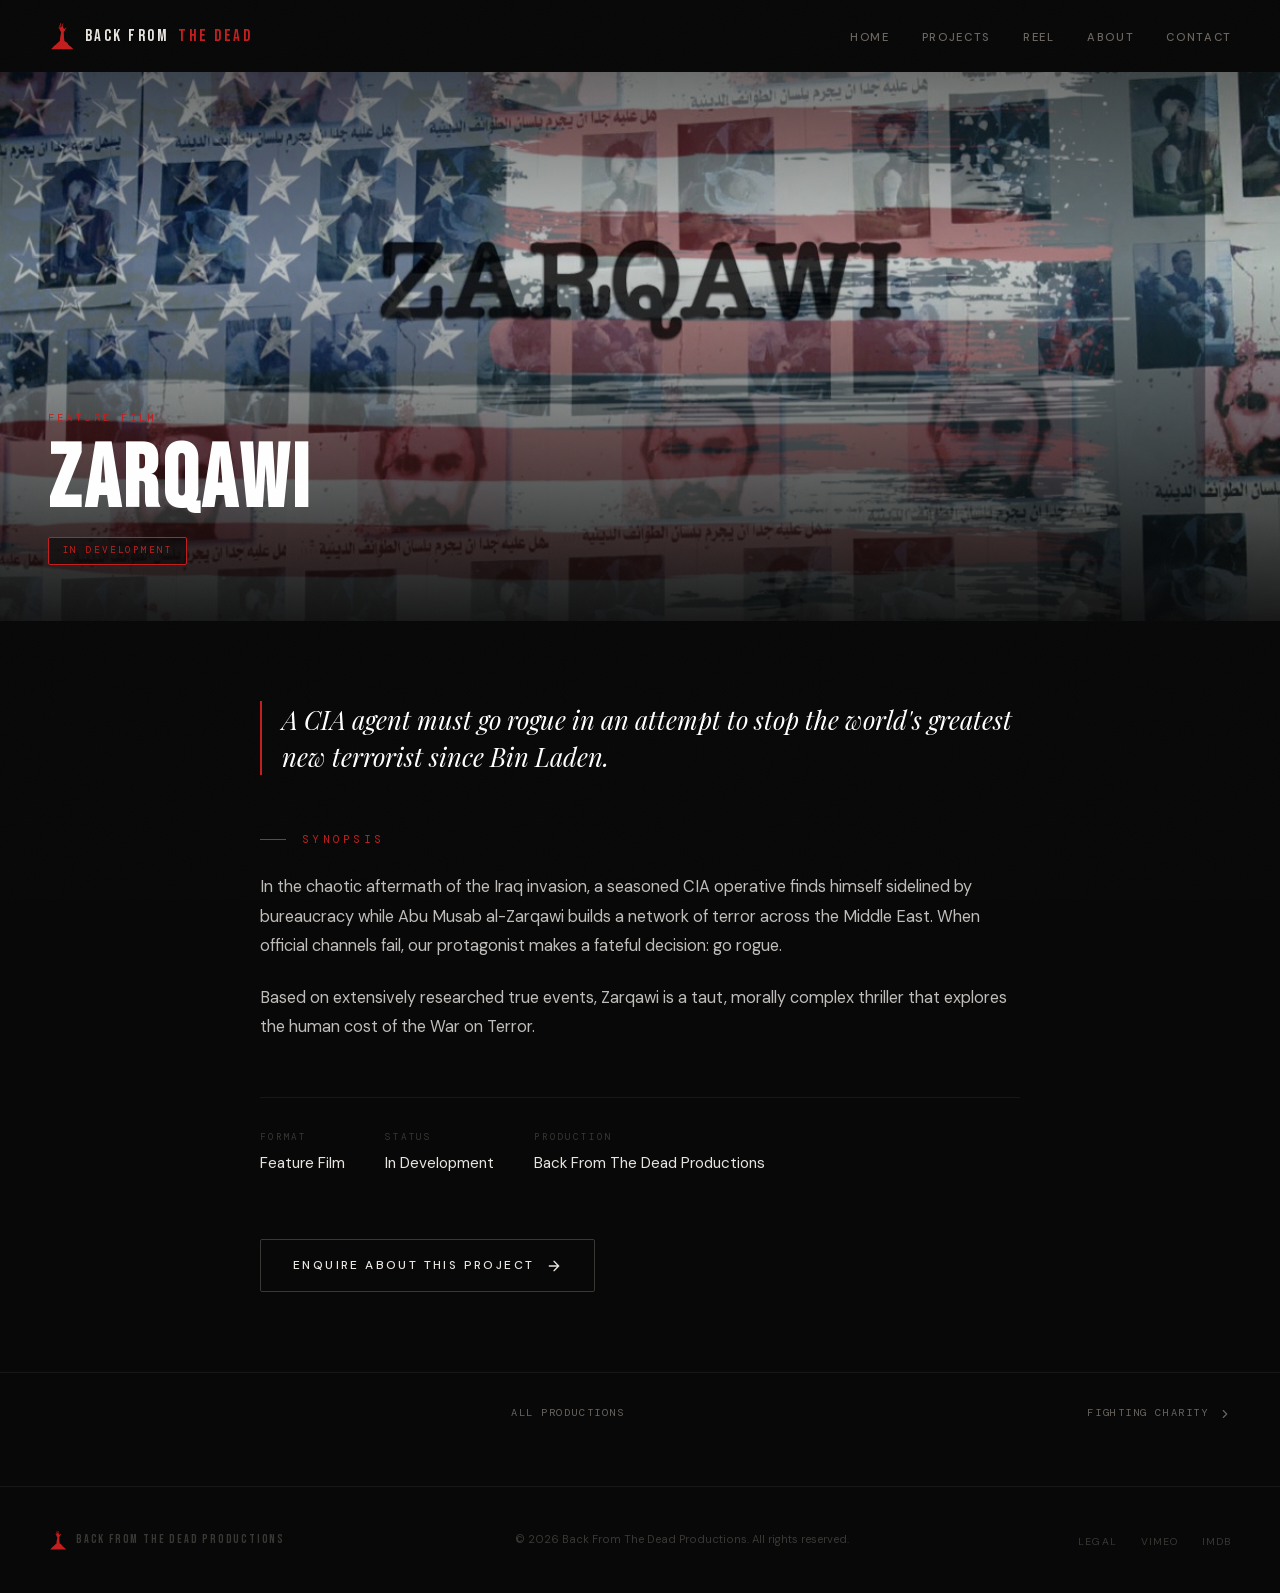
<file: projects/zarqawi/index.html>
<!-- GENERATED FILE — do not edit.
     Edit content.json, then run: python3 build.py -->
<!DOCTYPE html>
<html lang="en">
<head>
<meta charset="UTF-8">
<meta name="viewport" content="width=device-width, initial-scale=1.0">
<title>Zarqawi — Back From The Dead Productions</title>
<meta name="description" content="A CIA agent must go rogue in an attempt to stop the world&#x27;s greatest new terrorist since Bin Laden.">
<link rel="canonical" href="https://bftdfilms.com/projects/zarqawi/">
<meta property="og:title" content="Zarqawi">
<meta property="og:description" content="A CIA agent must go rogue in an attempt to stop the world&#x27;s greatest new terrorist since Bin Laden.">
<meta property="og:type" content="video.movie">
<meta property="og:url" content="https://bftdfilms.com/projects/zarqawi/">
<meta property="og:image" content="https://bftdfilms.com/images/Zarqawi.jpg">
<meta property="og:image:width" content="1200">
<meta property="og:image:height" content="671">
<meta property="og:site_name" content="Back From The Dead Productions">
<meta name="twitter:card" content="summary_large_image">
<meta name="twitter:title" content="Zarqawi">
<meta name="twitter:description" content="A CIA agent must go rogue in an attempt to stop the world&#x27;s greatest new terrorist since Bin Laden.">
<meta name="twitter:image" content="https://bftdfilms.com/images/Zarqawi.jpg">
<meta name="theme-color" content="#080808">
<link rel="icon" type="image/svg+xml" href="data:image/svg+xml,%3Csvg xmlns='http://www.w3.org/2000/svg' viewBox='0 0 200 200'%3E%3Crect width='200' height='200' fill='%23080808'/%3E%3Cpath d='M181,194.5L21.5,194 47,167.5 60,158.5 64,152.5 70,150.5 76,140.5 84.5,137 86.5,113 92.5,83 92.5,70 87.5,64 82.5,50 76.5,45 75.5,36 77.5,36 78.5,41 82,44.5 84.5,44 79.5,33 80.5,23 83,21.5 84.5,23 83.5,32 89,38.5 91.5,37 87.5,22 87.5,13 90,7.5 93.5,9 93.5,25 96.5,33 99,35.5 101.5,30 102.5,16 104.5,12 108,9.5 109.5,12 106.5,23 106.5,35 110.5,44 116,48.5 120,48.5 126,40.5 131,40.5 133.5,43 125.5,49 119.5,63 113.5,68 112.5,71 114.5,113 117.5,135 124,140.5 129,140.5 132.5,144 134.5,149 141.5,153 143.5,160 170,182.5 181,194.5Z' fill='%23c41e1e'/%3E%3C/svg%3E">
<link rel="preload" href="/fonts/dm-sans-normal-latin.woff2" as="font" type="font/woff2" crossorigin>
<link rel="preload" href="/fonts/bebas-neue-normal-latin.woff2" as="font" type="font/woff2" crossorigin>
<link rel="stylesheet" href="/fonts/fonts.css">
<link rel="stylesheet" href="/styles.css">
</head>
<body>
<a class="skip" href="#main">Skip to content</a>

<!-- SVG Symbol Definition (hidden but accessible for <use>) -->
<svg xmlns="http://www.w3.org/2000/svg" xmlns:xlink="http://www.w3.org/1999/xlink" style="position:absolute;width:0;height:0;overflow:hidden" aria-hidden="true">
  <defs>
    <symbol id="bftd-hand" viewBox="0 0 200 200">
      <path d="M181,194.5L21.5,194 47,167.5 60,158.5 64,152.5 70,150.5 76,140.5 84.5,137 86.5,113 92.5,83 92.5,70 87.5,64 82.5,50 76.5,45 75.5,36 77.5,36 78.5,41 82,44.5 84.5,44 79.5,33 80.5,23 83,21.5 84.5,23 83.5,32 89,38.5 91.5,37 87.5,22 87.5,13 90,7.5 93.5,9 93.5,25 96.5,33 99,35.5 101.5,30 102.5,16 104.5,12 108,9.5 109.5,12 106.5,23 106.5,35 110.5,44 116,48.5 120,48.5 126,40.5 131,40.5 133.5,43 125.5,49 119.5,63 113.5,68 112.5,71 114.5,113 117.5,135 124,140.5 129,140.5 132.5,144 134.5,149 141.5,153 143.5,160 170,182.5 181,194.5Z" fill="currentColor" fill-rule="evenodd"/>
    </symbol>
  </defs>
</svg>

<!-- NAV -->
<nav class="nav" role="navigation">
  <a href="#" class="nav__logo"><svg class="hand-icon" aria-hidden="true"><use xlink:href="#bftd-hand" href="#bftd-hand"></use></svg>Back From <span>The Dead</span></a>
  <button class="nav__toggle" aria-label="Toggle menu" aria-expanded="false" aria-controls="navLinks"><span></span><span></span><span></span></button>
  <ul class="nav__links" id="navLinks">
    <li><a href="/" class="nav__link">Home</a></li>
    <li><a href="/#projects" class="nav__link">Projects</a></li>
    <li><a href="/#reel" class="nav__link">Reel</a></li>
    <li><a href="/#about" class="nav__link">About</a></li>
    <li><a href="/#contact" class="nav__link">Contact</a></li>
  </ul>
</nav>

<main id="main">
<article class="pp">

  <header class="pp__hero">
    <img src="/images/Zarqawi.jpg" alt="Zarqawi" width="1200" height="671" loading="eager" fetchpriority="high">
    <div class="pp__hero-ov"></div>
    <div class="pp__hero-text"><div class="pp__hero-inner">
      <p class="pp__genre">Feature Film</p>
      <h1 class="pp__title">Zarqawi</h1>
      <p class="pp__status">In Development</p>
    </div></div>
  </header>

  <div class="con">
    <div class="pp__body">
      <p class="pp__logline">A CIA agent must go rogue in an attempt to stop the world&#x27;s greatest new terrorist since Bin Laden.</p>

      <p class="pp__h">Synopsis</p>
      <div class="pp__syn"><p>In the chaotic aftermath of the Iraq invasion, a seasoned CIA operative finds himself sidelined by bureaucracy while Abu Musab al-Zarqawi builds a network of terror across the Middle East. When official channels fail, our protagonist makes a fateful decision: go rogue.</p><p>Based on extensively researched true events, Zarqawi is a taut, morally complex thriller that explores the human cost of the War on Terror.</p></div>

      <div class="pp__facts">
        <div class="pp__fact"><p class="pp__fact-l">Format</p><p class="pp__fact-v">Feature Film</p></div>
        <div class="pp__fact"><p class="pp__fact-l">Status</p><p class="pp__fact-v">In Development</p></div>
        <div class="pp__fact"><p class="pp__fact-l">Production</p><p class="pp__fact-v">Back From The Dead Productions</p></div>
      </div>

      <div class="pp__actions">
        <a href="/#contact" class="btn">Enquire About This Project <svg viewBox="0 0 24 24" fill="none" stroke="currentColor" stroke-width="2" stroke-linecap="round"><path d="M5 12h14M12 5l7 7-7 7"/></svg></a>
      </div>
    </div>
  </div>

  <nav class="pp__nav" aria-label="Project navigation"><div class="pp__nav-in">
    <span></span>
    <a href="/#projects">All Productions</a>
    <a href="/projects/fighting-charity/">Fighting Charity <svg viewBox="0 0 24 24" fill="none" stroke="currentColor" stroke-width="2" stroke-linecap="round"><path d="M9 18l6-6-6-6"/></svg></a>
  </div></nav>

</article>
</main>

<footer class="ft"><div class="con"><div class="ft__in">
  <a href="/" class="ft__logo"><svg class="hand-icon" aria-hidden="true"><use xlink:href="#bftd-hand" href="#bftd-hand"></use></svg>Back From The Dead Productions</a>
  <p class="ft__c">© 2026 Back From The Dead Productions. All rights reserved.</p>
  <ul class="ft__ls"><li><a href="/privacy/" class="ft__l">Legal</a></li><li><a href="https://vimeo.com/user11478169" target="_blank" rel="noopener" class="ft__l">Vimeo</a></li><li><a href="https://www.imdb.com/name/nm1100217/" target="_blank" rel="noopener" class="ft__l">IMDb</a></li></ul>
</div></div></footer>

<script type="application/ld+json">{"@context":"https://schema.org","@type":"Movie","@id":"https://bftdfilms.com/projects/zarqawi/#work","name":"Zarqawi","url":"https://bftdfilms.com/projects/zarqawi/","description":"A CIA agent must go rogue in an attempt to stop the world's greatest new terrorist since Bin Laden.","abstract":"In the chaotic aftermath of the Iraq invasion, a seasoned CIA operative finds himself sidelined by bureaucracy while Abu Musab al-Zarqawi builds a network of terror across the Middle East. When official channels fail, our protagonist makes a fateful decision: go rogue. Based on extensively researched true events, Zarqawi is a taut, morally complex thriller that explores the human cost of the War on Terror.","image":"https://bftdfilms.com/images/Zarqawi.jpg","genre":"Feature Film","creativeWorkStatus":"In Development","inLanguage":"en","productionCompany":{"@id":"https://bftdfilms.com/#organization"},"director":{"@id":"https://bftdfilms.com/#richie"}}</script>
<script>
document.addEventListener('DOMContentLoaded',()=>{
  const nav=document.querySelector('.nav');
  window.addEventListener('scroll',()=>nav.classList.toggle('scrolled',window.scrollY>60),{passive:true});
  const tog=document.querySelector('.nav__toggle'),nls=document.querySelector('.nav__links');
  tog.addEventListener('click',()=>{const o=tog.classList.toggle('open');nls.classList.toggle('open');tog.setAttribute('aria-expanded',o?'true':'false')});
  nls.querySelectorAll('.nav__link').forEach(l=>l.addEventListener('click',()=>{tog.classList.remove('open');nls.classList.remove('open');tog.setAttribute('aria-expanded','false')}));
});
</script>
<script data-goatcounter="https://bftdfilms.goatcounter.com/count" async src="https://gc.zgo.at/count.js"></script>
</body>
</html>
</file>
<file: fonts/fonts.css>
/* Self-hosted webfonts — GENERATED, do not edit.
   Regenerate with: bash tools/fetch-fonts.sh
   Served from our own domain so no visitor IP reaches Google.
   DM Sans and Playfair Display are variable: one file serves a
   weight range, which is why some rules declare two weights. */
@font-face{font-family:'Bebas Neue';font-style:normal;font-weight:400;font-display:swap;src:url('/fonts/bebas-neue-normal-latin-ext.woff2') format('woff2');unicode-range:U+0100-02BA, U+02BD-02C5, U+02C7-02CC, U+02CE-02D7, U+02DD-02FF, U+0304, U+0308, U+0329, U+1D00-1DBF, U+1E00-1E9F, U+1EF2-1EFF, U+2020, U+20A0-20AB, U+20AD-20C0, U+2113, U+2C60-2C7F, U+A720-A7FF}
@font-face{font-family:'Bebas Neue';font-style:normal;font-weight:400;font-display:swap;src:url('/fonts/bebas-neue-normal-latin.woff2') format('woff2');unicode-range:U+0000-00FF, U+0131, U+0152-0153, U+02BB-02BC, U+02C6, U+02DA, U+02DC, U+0304, U+0308, U+0329, U+2000-206F, U+20AC, U+2122, U+2191, U+2193, U+2212, U+2215, U+FEFF, U+FFFD}
@font-face{font-family:'DM Mono';font-style:normal;font-weight:400;font-display:swap;src:url('/fonts/dm-mono-normal-latin-ext.woff2') format('woff2');unicode-range:U+0100-02BA, U+02BD-02C5, U+02C7-02CC, U+02CE-02D7, U+02DD-02FF, U+0304, U+0308, U+0329, U+1D00-1DBF, U+1E00-1E9F, U+1EF2-1EFF, U+2020, U+20A0-20AB, U+20AD-20C0, U+2113, U+2C60-2C7F, U+A720-A7FF}
@font-face{font-family:'DM Mono';font-style:normal;font-weight:400;font-display:swap;src:url('/fonts/dm-mono-normal-latin.woff2') format('woff2');unicode-range:U+0000-00FF, U+0131, U+0152-0153, U+02BB-02BC, U+02C6, U+02DA, U+02DC, U+0304, U+0308, U+0329, U+2000-206F, U+20AC, U+2122, U+2191, U+2193, U+2212, U+2215, U+FEFF, U+FFFD}
@font-face{font-family:'DM Sans';font-style:normal;font-weight:400 700;font-display:swap;src:url('/fonts/dm-sans-normal-latin-ext.woff2') format('woff2');unicode-range:U+0100-02BA, U+02BD-02C5, U+02C7-02CC, U+02CE-02D7, U+02DD-02FF, U+0304, U+0308, U+0329, U+1D00-1DBF, U+1E00-1E9F, U+1EF2-1EFF, U+2020, U+20A0-20AB, U+20AD-20C0, U+2113, U+2C60-2C7F, U+A720-A7FF}
@font-face{font-family:'DM Sans';font-style:normal;font-weight:400 700;font-display:swap;src:url('/fonts/dm-sans-normal-latin.woff2') format('woff2');unicode-range:U+0000-00FF, U+0131, U+0152-0153, U+02BB-02BC, U+02C6, U+02DA, U+02DC, U+0304, U+0308, U+0329, U+2000-206F, U+20AC, U+2122, U+2191, U+2193, U+2212, U+2215, U+FEFF, U+FFFD}
@font-face{font-family:'Playfair Display';font-style:italic;font-weight:400;font-display:swap;src:url('/fonts/playfair-display-italic-latin-ext.woff2') format('woff2');unicode-range:U+0100-02BA, U+02BD-02C5, U+02C7-02CC, U+02CE-02D7, U+02DD-02FF, U+0304, U+0308, U+0329, U+1D00-1DBF, U+1E00-1E9F, U+1EF2-1EFF, U+2020, U+20A0-20AB, U+20AD-20C0, U+2113, U+2C60-2C7F, U+A720-A7FF}
@font-face{font-family:'Playfair Display';font-style:italic;font-weight:400;font-display:swap;src:url('/fonts/playfair-display-italic-latin.woff2') format('woff2');unicode-range:U+0000-00FF, U+0131, U+0152-0153, U+02BB-02BC, U+02C6, U+02DA, U+02DC, U+0304, U+0308, U+0329, U+2000-206F, U+20AC, U+2122, U+2191, U+2193, U+2212, U+2215, U+FEFF, U+FFFD}
@font-face{font-family:'Playfair Display';font-style:normal;font-weight:400 700;font-display:swap;src:url('/fonts/playfair-display-normal-latin-ext.woff2') format('woff2');unicode-range:U+0100-02BA, U+02BD-02C5, U+02C7-02CC, U+02CE-02D7, U+02DD-02FF, U+0304, U+0308, U+0329, U+1D00-1DBF, U+1E00-1E9F, U+1EF2-1EFF, U+2020, U+20A0-20AB, U+20AD-20C0, U+2113, U+2C60-2C7F, U+A720-A7FF}
@font-face{font-family:'Playfair Display';font-style:normal;font-weight:400 700;font-display:swap;src:url('/fonts/playfair-display-normal-latin.woff2') format('woff2');unicode-range:U+0000-00FF, U+0131, U+0152-0153, U+02BB-02BC, U+02C6, U+02DA, U+02DC, U+0304, U+0308, U+0329, U+2000-206F, U+20AC, U+2122, U+2191, U+2193, U+2212, U+2215, U+FEFF, U+FFFD}
</file>
<file: styles.css>
:root{--bg:#080808;--bg2:#0f0f0f;--bg3:#141414;--bg4:#1a1a1a;--text:#e8e4e0;--text2:#6b6560;--text3:#3a3835;--accent:#c41e1e;--accent-g:rgba(196,30,30,.15);--accent-b:#e02525;--white:#fff;--border:rgba(255,255,255,.06);--border2:rgba(255,255,255,.1);--fd:'Playfair Display',Georgia,serif;--fb:'DM Sans',-apple-system,sans-serif;--fa:'Bebas Neue',Impact,sans-serif;--fm:'DM Mono','Courier New',monospace;--eo:cubic-bezier(.25,.46,.45,.94);--ed:cubic-bezier(.16,1,.3,1);--t:.4s var(--eo);--ts:.8s var(--ed);--nh:72px;--mw:1280px;--g:clamp(1.5rem,4vw,3rem)}
*,*::before,*::after{margin:0;padding:0;box-sizing:border-box}
html{font-size:16px;scroll-behavior:smooth;-webkit-font-smoothing:antialiased;scrollbar-width:thin;scrollbar-color:var(--accent) var(--bg)}
body{font-family:var(--fb);background:var(--bg);color:var(--text);line-height:1.6;overflow-x:hidden}
::selection{background:var(--accent);color:var(--white)}
::-webkit-scrollbar{width:6px}::-webkit-scrollbar-track{background:var(--bg)}::-webkit-scrollbar-thumb{background:var(--accent);border-radius:3px}
img,video{display:block;max-width:100%;height:auto}
a{color:inherit;text-decoration:none;transition:color var(--t)}
.con{width:100%;max-width:var(--mw);margin:0 auto;padding:0 var(--g)}
body::before{content:'';position:fixed;inset:0;z-index:9999;pointer-events:none;opacity:.02;background-image:url("data:image/svg+xml,%3Csvg viewBox='0 0 256 256' xmlns='http://www.w3.org/2000/svg'%3E%3Cfilter id='n'%3E%3CfeTurbulence type='fractalNoise' baseFrequency='.85' numOctaves='4' stitchTiles='stitch'/%3E%3C/filter%3E%3Crect width='100%25' height='100%25' filter='url(%23n)'/%3E%3C/svg%3E");background-repeat:repeat;background-size:256px}

/* HAND LOGO */
.hand-icon{display:inline-block;vertical-align:middle;flex-shrink:0;overflow:visible}
.nav__logo{font-family:var(--fa);font-size:clamp(.8rem,1.6vw,1.05rem);letter-spacing:.15em;text-transform:uppercase;color:var(--text);white-space:nowrap;display:flex;align-items:center;gap:.55rem}
.nav__logo:hover{color:var(--accent)}.nav__logo span{color:var(--accent);white-space:nowrap}
.nav__logo .hand-icon{width:28px;height:28px;color:var(--accent);transition:transform .4s var(--ed),filter .4s ease}
.nav__logo:hover .hand-icon{transform:translateY(-2px);filter:drop-shadow(0 4px 12px rgba(196,30,30,.4))}
.hero__mark{display:flex;justify-content:center;margin-bottom:2rem;opacity:0;transform:translateY(30px);animation:fu 1s var(--ed) .15s forwards}
.hero__mark .hand-icon{width:clamp(60px,10vw,90px);height:clamp(60px,10vw,90px);color:var(--accent);filter:drop-shadow(0 0 40px rgba(196,30,30,.3)) drop-shadow(0 0 80px rgba(196,30,30,.12))}
.ft__logo{display:flex;align-items:center;gap:.5rem;color:var(--text3);font-family:var(--fa);font-size:.75rem;letter-spacing:.15em;text-transform:uppercase;transition:color var(--t)}
.ft__logo:hover{color:var(--accent)}
.ft__logo .hand-icon{width:20px;height:20px;color:var(--accent)}

/* NAV */
.nav{position:fixed;top:0;left:0;right:0;z-index:1000;height:var(--nh);display:flex;align-items:center;justify-content:space-between;padding:0 var(--g);transition:background var(--t)}
.nav.scrolled{background:rgba(8,8,8,.92);backdrop-filter:blur(20px);border-bottom:1px solid var(--border)}
.nav__links{display:flex;align-items:center;gap:clamp(1.25rem,2.5vw,2.25rem);list-style:none}
.nav__link{font-size:.7rem;font-weight:500;letter-spacing:.15em;text-transform:uppercase;color:var(--text2);position:relative;padding:.25rem 0;transition:color var(--t)}
.nav__link::after{content:'';position:absolute;bottom:0;left:0;width:0;height:1px;background:var(--accent);transition:width var(--t)}
.nav__link:hover,.nav__link.active{color:var(--text)}.nav__link:hover::after,.nav__link.active::after{width:100%}
.nav__toggle{display:none;background:none;border:none;cursor:pointer;padding:.5rem;z-index:1001}
.nav__toggle span{display:block;width:24px;height:1.5px;background:var(--text);transition:all .3s ease;margin:6px 0}
.nav__toggle.open span:nth-child(1){transform:rotate(45deg) translate(5px,5px)}
.nav__toggle.open span:nth-child(2){opacity:0}
.nav__toggle.open span:nth-child(3){transform:rotate(-45deg) translate(5px,-5px)}

/* HERO */
.hero{position:relative;width:100%;height:100vh;min-height:600px;display:flex;align-items:center;justify-content:center;overflow:hidden}
.hero__bg{position:absolute;inset:0;z-index:0;background:linear-gradient(135deg,#1a0a0a 0%,#080808 30%,#0d0d0d 60%,#120808 100%)}
.hero__bg img{width:100%;height:100%;object-fit:cover;opacity:.5}
.hero__ov{position:absolute;inset:0;z-index:1;background:linear-gradient(180deg,rgba(8,8,8,.6) 0%,rgba(8,8,8,.2) 40%,rgba(8,8,8,.2) 60%,rgba(8,8,8,.95) 100%)}
.hero__vig{position:absolute;inset:0;z-index:1;box-shadow:inset 0 0 200px 60px rgba(0,0,0,.7);pointer-events:none}
.hero__c{position:relative;z-index:2;text-align:center;max-width:900px;padding:0 var(--g)}
.hero__pre{font-family:var(--fm);font-size:.7rem;letter-spacing:.4em;text-transform:uppercase;color:var(--accent);margin-bottom:1.5rem;opacity:0;transform:translateY(20px);animation:fu .8s var(--ed) .3s forwards}
.hero__t{font-family:var(--fa);font-size:clamp(3rem,10vw,8rem);line-height:.9;letter-spacing:.05em;text-transform:uppercase;color:var(--white);margin-bottom:1.5rem;opacity:0;transform:translateY(30px);animation:fu 1s var(--ed) .5s forwards}
.hero__t em{font-style:normal;color:var(--accent);display:block;font-size:.35em;letter-spacing:.25em;margin-top:.5rem;font-family:var(--fd);font-weight:400}
.hero__tag{font-family:var(--fd);font-size:clamp(1rem,2vw,1.35rem);font-weight:400;font-style:italic;color:rgba(232,228,224,.75);max-width:500px;margin:0 auto;opacity:0;transform:translateY(20px);animation:fu .8s var(--ed) .8s forwards}
.hero__sc{position:absolute;bottom:2.5rem;left:50%;transform:translateX(-50%);z-index:2;display:flex;flex-direction:column;align-items:center;gap:.75rem;color:var(--text3);font-size:.6rem;letter-spacing:.3em;text-transform:uppercase;opacity:0;animation:fu .8s var(--ed) 1.2s forwards}
.hero__scl{width:1px;height:40px;background:var(--text3);position:relative;overflow:hidden}
.hero__scl::after{content:'';position:absolute;top:-100%;left:0;width:100%;height:100%;background:var(--accent);animation:sl 2s ease-in-out infinite}

/* SECTIONS */
.sec{padding:clamp(4rem,10vh,8rem) 0}
.sec__h{margin-bottom:clamp(2.5rem,5vw,4rem)}
.sec__l{font-family:var(--fm);font-size:.7rem;letter-spacing:.4em;text-transform:uppercase;color:var(--accent);margin-bottom:1rem;display:flex;align-items:center;gap:1rem}
.sec__l::before{content:'';width:30px;height:1px;background:var(--accent)}
.sec__t{font-family:var(--fd);font-size:clamp(2rem,4vw,3.5rem);font-weight:700;color:var(--white);line-height:1.1}

/* ============================================
   PROJECT CAROUSEL
   ============================================ */
.carousel-sec{border-top:1px solid var(--border);overflow:hidden}
.carousel-header{display:flex;align-items:flex-end;justify-content:space-between;flex-wrap:wrap;gap:1rem}
.carousel-nav{display:flex;align-items:center;gap:1rem}
.carousel-counter{font-family:var(--fm);font-size:.65rem;letter-spacing:.1em;color:var(--text3);min-width:50px;text-align:center}
.carousel-btn{width:44px;height:44px;border-radius:50%;border:1px solid var(--border2);background:transparent;color:var(--text2);cursor:pointer;display:flex;align-items:center;justify-content:center;transition:all var(--t)}
.carousel-btn:hover{border-color:var(--accent);color:var(--white);background:var(--accent-g)}
.carousel-btn:disabled{opacity:.25;cursor:default;border-color:var(--border)}
.carousel-btn:disabled:hover{background:transparent;color:var(--text2)}
.carousel-btn svg{width:18px;height:18px}
.carousel-wrap{overflow:hidden;margin:0 calc(var(--g) * -1);padding:0 var(--g)}
.carousel-track{display:flex;gap:clamp(1rem,2vw,1.5rem);transition:transform .6s var(--ed);will-change:transform}
.carousel-track.dragging{transition:none;cursor:grabbing}
.carousel-wrap:hover .carousel-track{cursor:grab}

/* PROJECT CARDS (carousel items) */
.pc{flex:0 0 calc(50% - .75rem);min-width:0;position:relative;border-radius:6px;overflow:hidden;background:var(--bg3);cursor:pointer;transition:transform var(--t);display:flex;flex-direction:column}
.pc:hover{transform:translateY(-4px)}
.pc__img{position:relative;aspect-ratio:16/9;overflow:hidden;background:#111}
.pc__img img{width:100%;height:100%;object-fit:cover;transition:transform .6s var(--ed),filter var(--t);filter:saturate(.7)}
.pc:hover .pc__img img{transform:scale(1.05);filter:saturate(1)}
.pc__ov{position:absolute;inset:0;background:linear-gradient(180deg,transparent 40%,rgba(8,8,8,.9) 100%)}
.pc__st{position:absolute;top:1rem;right:1rem;font-family:var(--fm);font-size:.55rem;letter-spacing:.2em;text-transform:uppercase;padding:.3rem .8rem;border:1px solid var(--accent);color:var(--accent);border-radius:2px;background:rgba(8,8,8,.6);backdrop-filter:blur(8px)}
.pc__num{position:absolute;top:1rem;left:1rem;font-family:var(--fa);font-size:2.5rem;color:var(--white);opacity:.08;line-height:1;pointer-events:none}
.pc__b{padding:1.5rem;flex:1;display:flex;flex-direction:column}
.pc__g{font-family:var(--fm);font-size:.55rem;letter-spacing:.2em;text-transform:uppercase;color:var(--accent);margin-bottom:.5rem}
.pc__tt{font-family:var(--fa);font-size:clamp(1.5rem,3vw,2.25rem);letter-spacing:.05em;text-transform:uppercase;color:var(--white);margin-bottom:.75rem;transition:color var(--t)}
.pc:hover .pc__tt{color:var(--accent)}
.pc__ll{font-size:.9rem;color:var(--text2);line-height:1.5;margin-bottom:1.25rem;flex:1}
.pc__cta{display:inline-flex;align-items:center;gap:.5rem;font-size:.7rem;font-weight:500;letter-spacing:.15em;text-transform:uppercase;color:var(--text2);transition:color var(--t),gap var(--t);background:none;border:none;cursor:pointer;padding:0;font-family:var(--fb)}
.pc:hover .pc__cta{color:var(--accent);gap:.75rem}
.pc__cta svg{width:16px;height:16px;transition:transform var(--t)}
.pc:hover .pc__cta svg{transform:translateX(4px)}

/* Carousel dots */
.carousel-dots{display:flex;justify-content:center;gap:.5rem;margin-top:2rem}
.carousel-dot{width:6px;height:6px;border-radius:50%;background:var(--text3);border:none;cursor:pointer;transition:all var(--t);padding:0}
.carousel-dot.active{background:var(--accent);transform:scale(1.3)}

/* ============================================
   PROJECT MODAL
   ============================================ */
.modal{position:fixed;inset:0;z-index:10000;display:flex;align-items:center;justify-content:center;opacity:0;pointer-events:none;transition:opacity .3s ease;padding:var(--g)}
.modal.open{opacity:1;pointer-events:all}
.modal__bg{position:absolute;inset:0;background:rgba(4,4,4,.92);backdrop-filter:blur(30px)}
.modal__container{position:relative;z-index:1;width:100%;max-width:900px;max-height:90vh;background:var(--bg2);border:1px solid var(--border);border-radius:8px;overflow-y:auto;overflow-x:hidden;scrollbar-width:thin;scrollbar-color:var(--accent) transparent;transform:translateY(20px) scale(.97);transition:transform .4s var(--ed);box-shadow:0 40px 100px rgba(0,0,0,.6)}
.modal.open .modal__container{transform:translateY(0) scale(1)}
.modal__close{position:sticky;top:0;float:right;z-index:5;margin:1rem;width:40px;height:40px;border-radius:50%;border:1px solid var(--border2);background:rgba(8,8,8,.8);backdrop-filter:blur(10px);color:var(--text2);cursor:pointer;display:flex;align-items:center;justify-content:center;transition:all var(--t)}
.modal__close:hover{border-color:var(--accent);color:var(--white);background:var(--accent)}
.modal__close svg{width:18px;height:18px}

/* Modal hero */
.modal__hero{position:relative;width:100%;aspect-ratio:21/9;overflow:hidden;margin-top:-56px}
.modal__hero img{width:100%;height:100%;object-fit:cover;filter:saturate(.75)}
.modal__hero-ov{position:absolute;inset:0;background:linear-gradient(180deg,rgba(15,15,15,.3) 0%,rgba(15,15,15,.95) 100%)}
.modal__hero-text{position:absolute;bottom:2rem;left:2.5rem;right:2.5rem;z-index:2}
.modal__hero-genre{font-family:var(--fm);font-size:.55rem;letter-spacing:.25em;text-transform:uppercase;color:var(--accent);margin-bottom:.5rem}
.modal__hero-title{font-family:var(--fa);font-size:clamp(2rem,5vw,3.5rem);letter-spacing:.06em;text-transform:uppercase;color:var(--white);line-height:1;margin-bottom:.5rem}
.modal__hero-tag{font-family:var(--fd);font-size:1rem;font-style:italic;color:var(--text2)}

/* Modal body */
.modal__body{padding:2rem 2.5rem 2.5rem}
.modal__grid{display:grid;grid-template-columns:1fr 280px;gap:2.5rem}
.modal__synopsis h3{font-family:var(--fd);font-size:1.35rem;font-weight:700;color:var(--white);margin-bottom:1rem}
.modal__synopsis p{font-size:1rem;color:var(--text2);line-height:1.8;margin-bottom:1rem}
.modal__synopsis p:last-child{margin-bottom:0}

/* Sidebar */
.modal__sidebar{display:flex;flex-direction:column;gap:1.25rem}
.modal__meta{padding:1.25rem;background:var(--bg3);border:1px solid var(--border);border-radius:4px}
.modal__meta-label{font-family:var(--fm);font-size:.5rem;letter-spacing:.25em;text-transform:uppercase;color:var(--accent);margin-bottom:.35rem}
.modal__meta-value{font-size:.9rem;color:var(--text)}
.modal__tags{display:flex;flex-wrap:wrap;gap:.4rem;margin-top:.75rem}
.modal__tag{font-family:var(--fm);font-size:.55rem;letter-spacing:.1em;text-transform:uppercase;padding:.35rem .7rem;border:1px solid var(--border);border-radius:2px;color:var(--text2)}

/* Modal key art row */
.modal__stills{margin-top:2rem;border-top:1px solid var(--border);padding-top:2rem}
.modal__stills h4{font-family:var(--fm);font-size:.6rem;letter-spacing:.3em;text-transform:uppercase;color:var(--accent);margin-bottom:1rem}
.modal__stills-grid{display:grid;grid-template-columns:repeat(3,1fr);gap:.5rem;border-radius:4px;overflow:hidden}
.modal__stills-grid img{width:100%;aspect-ratio:16/9;object-fit:cover;filter:saturate(.7) brightness(.9);transition:filter .3s ease}
.modal__stills-grid img:hover{filter:saturate(1) brightness(1)}

/* ============================================
   VIMEO REEL SHOWCASE
   ============================================ */
.reel{border-top:1px solid var(--border)}
.reel__player{position:relative;aspect-ratio:16/9;background:#000;overflow:hidden;margin-bottom:clamp(1.5rem,3vw,2.5rem)}
.reel__player iframe{position:absolute;inset:0;width:100%;height:100%;border:0}
.reel__player-poster{position:absolute;inset:0;z-index:2;cursor:pointer;display:flex;align-items:center;justify-content:center;background-size:cover;background-position:center;transition:opacity .4s ease}
.reel__player-poster.hidden{opacity:0;pointer-events:none}
.reel__player-poster::after{content:'';position:absolute;inset:0;background:linear-gradient(180deg,rgba(8,8,8,.3) 0%,rgba(8,8,8,.1) 40%,rgba(8,8,8,.5) 100%)}
.reel__play{position:relative;z-index:3;width:80px;height:80px;border-radius:50%;border:2px solid rgba(255,255,255,.3);background:rgba(196,30,30,.85);display:flex;align-items:center;justify-content:center;cursor:pointer;transition:transform var(--t),background var(--t),border-color var(--t);backdrop-filter:blur(4px)}
.reel__play:hover{transform:scale(1.1);background:var(--accent-b);border-color:rgba(255,255,255,.5)}
.reel__play svg{width:28px;height:28px;fill:var(--white);margin-left:3px}
.reel__now{display:flex;align-items:center;justify-content:space-between;padding:1rem 0;border-bottom:1px solid var(--border);margin-bottom:clamp(1.5rem,3vw,2.5rem);flex-wrap:wrap;gap:.75rem}
.reel__now-label{font-family:var(--fm);font-size:.55rem;letter-spacing:.3em;text-transform:uppercase;color:var(--accent)}
.reel__now-title{font-family:var(--fa);font-size:1.25rem;letter-spacing:.05em;text-transform:uppercase;color:var(--white)}
.reel__now-meta{font-family:var(--fm);font-size:.6rem;color:var(--text3);letter-spacing:.1em}
.reel__tabs{display:flex;gap:.5rem;flex-wrap:wrap;margin-bottom:clamp(1.5rem,3vw,2.5rem)}
.reel__tab{font-family:var(--fm);font-size:.65rem;letter-spacing:.15em;text-transform:uppercase;padding:.5rem 1.15rem;border:1px solid var(--border);border-radius:2px;background:transparent;color:var(--text2);cursor:pointer;transition:all var(--t)}
.reel__tab:hover{border-color:var(--text3);color:var(--text)}
.reel__tab.active{border-color:var(--accent);color:var(--accent);background:var(--accent-g)}
.reel__grid{display:grid;grid-template-columns:repeat(3,1fr);gap:clamp(.75rem,1.5vw,1.25rem)}
.reel__item{position:relative;aspect-ratio:16/9;overflow:hidden;cursor:pointer;background:#0a0a0a;transition:transform var(--t)}
.reel__item:hover{transform:translateY(-3px)}
.reel__item img{width:100%;height:100%;object-fit:cover;filter:saturate(.6) brightness(.85);transition:filter .5s var(--ed),transform .5s var(--ed)}
.reel__item:hover img{filter:saturate(1) brightness(1);transform:scale(1.04)}
.reel__item-ov{position:absolute;inset:0;background:linear-gradient(transparent 30%,rgba(8,8,8,.85) 100%);opacity:0;transition:opacity var(--t);display:flex;flex-direction:column;justify-content:flex-end;padding:1rem}
.reel__item:hover .reel__item-ov{opacity:1}
.reel__item-cat{font-family:var(--fm);font-size:.5rem;letter-spacing:.2em;text-transform:uppercase;color:var(--accent);margin-bottom:.25rem}
.reel__item-t{font-family:var(--fa);font-size:clamp(.85rem,1.2vw,1.1rem);letter-spacing:.05em;text-transform:uppercase;color:var(--white)}
.reel__item-sub{font-size:.7rem;color:var(--text2);margin-top:.15rem}
.reel__item-play{position:absolute;top:50%;left:50%;transform:translate(-50%,-50%) scale(.8);width:48px;height:48px;border-radius:50%;border:2px solid rgba(255,255,255,.4);background:rgba(196,30,30,.7);display:flex;align-items:center;justify-content:center;opacity:0;transition:all .3s var(--ed)}
.reel__item:hover .reel__item-play{opacity:1;transform:translate(-50%,-50%) scale(1)}
.reel__item-play svg{width:18px;height:18px;fill:var(--white);margin-left:2px}
.reel__item.active{outline:2px solid var(--accent);outline-offset:-2px}
.reel__item-dur{position:absolute;top:.6rem;right:.6rem;font-family:var(--fm);font-size:.5rem;background:rgba(0,0,0,.7);color:rgba(255,255,255,.7);padding:2px 6px;backdrop-filter:blur(4px);z-index:2}
.reel__cta{display:flex;justify-content:center;margin-top:clamp(1.5rem,3vw,2.5rem)}

/* GALLERY */
.gal{border-top:1px solid var(--border)}
.gal__fil{display:flex;gap:.5rem;flex-wrap:wrap;margin-bottom:clamp(1.5rem,3vw,2.5rem)}
.gal__fb{font-family:var(--fm);font-size:.65rem;letter-spacing:.15em;text-transform:uppercase;padding:.5rem 1.15rem;border:1px solid var(--border);border-radius:2px;background:transparent;color:var(--text2);cursor:pointer;transition:all var(--t)}
.gal__fb:hover{border-color:var(--text3);color:var(--text)}
.gal__fb.active{border-color:var(--accent);color:var(--accent);background:var(--accent-g)}
.gal__grid{display:grid;grid-template-columns:repeat(auto-fill,minmax(280px,1fr));gap:.75rem;grid-auto-flow:dense}
.gal__item{position:relative;border-radius:4px;overflow:hidden;cursor:pointer;background:#111;transition:transform var(--t)}
.gal__item.wide{grid-column:span 2}.gal__item.tall{grid-row:span 2}
.gal__item img{width:100%;height:100%;object-fit:cover;aspect-ratio:3/2;filter:saturate(.7) brightness(.9);transition:filter .6s var(--ed),transform .6s var(--ed)}
.gal__item.wide img{aspect-ratio:2/1}.gal__item.tall img{aspect-ratio:2/3}
.gal__item:hover img{filter:saturate(1) brightness(1);transform:scale(1.03)}
.gal__item-ov{position:absolute;inset:0;background:linear-gradient(transparent 60%,rgba(8,8,8,.8) 100%);opacity:0;transition:opacity var(--t);display:flex;flex-direction:column;justify-content:flex-end;padding:1rem}
.gal__item:hover .gal__item-ov{opacity:1}
.gal__item-t{font-family:var(--fa);font-size:1rem;letter-spacing:.05em;text-transform:uppercase;color:var(--white)}
.gal__item-c{font-family:var(--fm);font-size:.5rem;letter-spacing:.2em;text-transform:uppercase;color:var(--accent);margin-bottom:.25rem}
.gal__item-x{position:absolute;top:.75rem;right:.75rem;width:32px;height:32px;border-radius:50%;background:rgba(0,0,0,.5);backdrop-filter:blur(4px);display:flex;align-items:center;justify-content:center;opacity:0;transition:opacity var(--t),transform var(--t);transform:scale(.8)}
.gal__item:hover .gal__item-x{opacity:1;transform:scale(1)}
.gal__item-x svg{width:14px;height:14px;stroke:var(--white);fill:none;stroke-width:2}

/* LIGHTBOX */
.lb{position:fixed;inset:0;z-index:10000;background:rgba(4,4,4,.95);backdrop-filter:blur(30px);display:flex;align-items:center;justify-content:center;opacity:0;pointer-events:none;transition:opacity .3s ease}
.lb.open{opacity:1;pointer-events:all}
.lb__in{position:relative;max-width:90vw;max-height:85vh;display:flex;align-items:center;justify-content:center}
.lb__img{max-width:90vw;max-height:85vh;object-fit:contain;border-radius:4px;opacity:0;transform:scale(.95);transition:opacity .3s ease .1s,transform .4s var(--ed) .1s}
.lb.open .lb__img{opacity:1;transform:scale(1)}
.lb__close{position:absolute;top:-3rem;right:0;background:none;border:none;cursor:pointer;color:var(--text2);transition:color var(--t);padding:.5rem}
.lb__close:hover{color:var(--white)}.lb__close svg{width:24px;height:24px}
.lb__nav{position:absolute;top:50%;transform:translateY(-50%);background:rgba(255,255,255,.05);border:1px solid var(--border);border-radius:50%;width:48px;height:48px;display:flex;align-items:center;justify-content:center;cursor:pointer;color:var(--text2);transition:all var(--t)}
.lb__nav:hover{background:var(--accent-g);border-color:var(--accent);color:var(--white)}
.lb__nav svg{width:20px;height:20px}
.lb__prev{left:-4rem}.lb__next{right:-4rem}
.lb__cap{position:absolute;bottom:-2.5rem;left:0;right:0;text-align:center;font-family:var(--fm);font-size:.65rem;letter-spacing:.15em;text-transform:uppercase;color:var(--text3)}
.lb__ctr{position:absolute;top:-3rem;left:0;font-family:var(--fm);font-size:.6rem;color:var(--text3)}

/* ABOUT */
.about-us{border-top:1px solid var(--border)}
.manifesto{text-align:center;max-width:800px;margin:0 auto clamp(4rem,8vw,7rem)}
.manifesto__quote{font-family:var(--fd);font-size:clamp(1.5rem,3.5vw,2.75rem);font-weight:400;font-style:italic;color:var(--white);line-height:1.35;margin-bottom:2rem;position:relative}
.manifesto__quote::before{content:'\201C';position:absolute;top:-.5em;left:50%;transform:translateX(-50%);font-size:6rem;color:var(--accent);opacity:.15;font-style:normal;line-height:1;pointer-events:none}
.manifesto__attr{font-family:var(--fm);font-size:.65rem;letter-spacing:.3em;text-transform:uppercase;color:var(--accent)}
.about-grid{display:grid;grid-template-columns:1fr 1fr;gap:clamp(2rem,5vw,5rem);margin-bottom:clamp(4rem,8vw,7rem)}
.about-story h3{font-family:var(--fd);font-size:clamp(1.5rem,2.5vw,2rem);font-weight:700;color:var(--white);margin-bottom:1.25rem}
.about-story p{font-size:1rem;color:var(--text2);line-height:1.8;margin-bottom:1rem}
.about-story p strong{color:var(--text);font-weight:500}
.about-collage{position:relative;min-height:500px}
.about-collage__main{position:relative;width:85%;aspect-ratio:4/5;border-radius:4px;overflow:hidden;z-index:1}
.about-collage__main img{width:100%;height:100%;object-fit:cover;filter:grayscale(20%);transition:filter var(--ts)}
.about-collage__main:hover img{filter:grayscale(0%)}
.about-collage__float{position:absolute;bottom:-1.5rem;right:0;width:55%;aspect-ratio:16/9;border-radius:4px;overflow:hidden;z-index:2;border:3px solid var(--bg);box-shadow:0 20px 60px rgba(0,0,0,.5)}
.about-collage__float img{width:100%;height:100%;object-fit:cover}
.about-collage__accent{position:absolute;top:2rem;right:2rem;width:100px;height:100px;border:1px solid var(--accent);border-radius:2px;opacity:.15;z-index:0}
.pillars{display:grid;grid-template-columns:repeat(3,1fr);gap:1.5rem;margin-bottom:clamp(4rem,8vw,7rem)}
.pillar{padding:2rem;background:var(--bg3);border:1px solid var(--border);border-radius:4px;transition:border-color var(--t),transform var(--t)}
.pillar:hover{border-color:var(--accent);transform:translateY(-4px)}
.pillar__icon{width:48px;height:48px;border-radius:50%;background:var(--accent-g);border:1px solid rgba(196,30,30,.2);display:flex;align-items:center;justify-content:center;margin-bottom:1.25rem}
.pillar__icon svg{width:22px;height:22px;stroke:var(--accent);fill:none;stroke-width:1.5}
.pillar__title{font-family:var(--fa);font-size:1.25rem;letter-spacing:.05em;text-transform:uppercase;color:var(--white);margin-bottom:.75rem}
.pillar__text{font-size:.9rem;color:var(--text2);line-height:1.6}
.stats-bar{display:grid;grid-template-columns:repeat(4,1fr);gap:1px;background:var(--border);border:1px solid var(--border);border-radius:4px;overflow:hidden;margin-bottom:clamp(4rem,8vw,7rem)}
.stat{background:var(--bg3);padding:2rem 1.5rem;text-align:center;transition:background var(--t)}
.stat:hover{background:var(--bg4)}
.stat__num{font-family:var(--fa);font-size:clamp(2rem,4vw,3.5rem);color:var(--accent);line-height:1;margin-bottom:.5rem}
.stat__label{font-family:var(--fm);font-size:.6rem;letter-spacing:.2em;text-transform:uppercase;color:var(--text2)}
.team-spot{display:grid;grid-template-columns:1fr 1.5fr;gap:clamp(2rem,5vw,5rem);align-items:center}
.team-spot__portrait{position:relative;aspect-ratio:3/4;border-radius:4px;overflow:hidden}
.team-spot__portrait img{width:100%;height:100%;object-fit:cover;filter:grayscale(30%);transition:filter var(--ts)}
.team-spot__portrait:hover img{filter:grayscale(0%)}
.team-spot__portrait::after{content:'';position:absolute;inset:0;border:1px solid var(--border);border-radius:4px;pointer-events:none}
.team-spot__info h3{font-family:var(--fd);font-size:clamp(1.75rem,3vw,2.5rem);font-weight:700;color:var(--white);margin-bottom:.5rem}
.team-spot__role{font-family:var(--fm);font-size:.7rem;letter-spacing:.3em;text-transform:uppercase;color:var(--accent);margin-bottom:1.5rem}
.team-spot__bio{font-size:1rem;color:var(--text2);line-height:1.8;margin-bottom:.75rem}
.team-spot__roles{display:flex;gap:1rem;flex-wrap:wrap;margin-top:2rem;margin-bottom:2rem}
.role-tag{font-size:.7rem;font-weight:500;letter-spacing:.15em;text-transform:uppercase;padding:.5rem 1rem;border:1px solid var(--border);border-radius:2px;color:var(--text2);transition:border-color var(--t),color var(--t)}
.role-tag:hover{border-color:var(--accent);color:var(--accent)}

/* BTN */
.btn{display:inline-flex;align-items:center;gap:.75rem;font-family:var(--fb);font-size:.75rem;font-weight:500;letter-spacing:.2em;text-transform:uppercase;padding:1rem 2rem;border:1px solid var(--text3);border-radius:2px;background:transparent;color:var(--text);cursor:pointer;transition:all var(--t);position:relative;overflow:hidden}
.btn::before{content:'';position:absolute;inset:0;background:var(--accent);transform:scaleX(0);transform-origin:left;transition:transform var(--t);z-index:-1}
.btn:hover{border-color:var(--accent);color:var(--white)}.btn:hover::before{transform:scaleX(1)}
.btn svg{width:16px;height:16px}

/* CONTACT */
.contact{border-top:1px solid var(--border)}
.contact__grid{display:grid;grid-template-columns:1fr 1fr;gap:clamp(2rem,5vw,5rem)}
.contact__detail{margin-bottom:2rem}
.contact__dl{font-family:var(--fm);font-size:.6rem;letter-spacing:.3em;text-transform:uppercase;color:var(--text3);margin-bottom:.5rem}
.contact__dv{font-size:1rem;color:var(--text2)}.contact__dv a:hover{color:var(--accent)}
.contact__socials{display:flex;gap:1rem;margin-top:1rem}
.contact__sl{width:44px;height:44px;display:flex;align-items:center;justify-content:center;border:1px solid var(--border);border-radius:50%;color:var(--text2);transition:all var(--t)}
.contact__sl:hover{border-color:var(--accent);color:var(--accent);background:var(--accent-g)}
.contact__sl svg{width:18px;height:18px}
.form{display:flex;flex-direction:column;gap:1.25rem}
.form__l{display:block;font-family:var(--fm);font-size:.6rem;letter-spacing:.2em;text-transform:uppercase;color:var(--text3);margin-bottom:.5rem}
.form__i,.form__ta{width:100%;font-family:var(--fb);font-size:.95rem;color:var(--text);background:var(--bg2);border:1px solid var(--border);border-radius:2px;padding:.85rem 1rem;transition:border-color var(--t);outline:none}
.form__i:focus,.form__ta:focus{border-color:var(--accent)}
.form__i::placeholder,.form__ta::placeholder{color:var(--text3)}
.form__ta{resize:vertical;min-height:120px}.form__s{align-self:flex-start}

/* FOOTER */
.ft{padding:2.5rem 0;border-top:1px solid var(--border)}
.ft__in{display:flex;align-items:center;justify-content:space-between;flex-wrap:wrap;gap:1rem}
.ft__c{font-size:.7rem;color:var(--text3)}
.ft__ls{display:flex;gap:1.5rem;list-style:none}
.ft__l{font-size:.65rem;letter-spacing:.1em;text-transform:uppercase;color:var(--text3);transition:color var(--t)}
.ft__l:hover{color:var(--accent)}

/* REVEAL */
.rv{opacity:0;transform:translateY(40px);transition:opacity .8s var(--ed),transform .8s var(--ed)}
.rv.vis{opacity:1;transform:translateY(0)}
.rv1{transition-delay:.1s}.rv2{transition-delay:.2s}.rv3{transition-delay:.3s}

@keyframes fu{to{opacity:1;transform:translateY(0)}}
@keyframes sl{0%{top:-100%}50%{top:100%}50.01%{top:-100%}100%{top:100%}}

/* RESPONSIVE */
@media(max-width:1024px){.reel__grid{grid-template-columns:repeat(2,1fr)}}
@media(max-width:900px){
  .about-grid{grid-template-columns:1fr}
  .about-collage{min-height:auto;margin-bottom:2rem}
  .about-collage__float{position:relative;bottom:auto;right:auto;width:100%;margin-top:1rem;border:none}
  .about-collage__main{width:100%}
  .about-collage__accent{display:none}
  .pillars{grid-template-columns:1fr}
  .stats-bar{grid-template-columns:repeat(2,1fr)}
  .team-spot{grid-template-columns:1fr}
  .team-spot__portrait{max-height:400px;aspect-ratio:16/9}
  .contact__grid{grid-template-columns:1fr}
  .modal__grid{grid-template-columns:1fr}
  .modal__hero{aspect-ratio:16/9}
  .lb__prev{left:.5rem}.lb__next{right:.5rem}
}
@media(max-width:640px){
  .nav__links{position:fixed;inset:0;background:rgba(8,8,8,.97);backdrop-filter:blur(20px);flex-direction:column;align-items:center;justify-content:center;gap:2rem;transform:translateX(100%);transition:transform .4s var(--ed);z-index:1000}
  .nav__links.open{transform:translateX(0)}
  .nav__links .nav__link{font-size:1.2rem;letter-spacing:.2em}
  .nav__toggle{display:block}
  .pc{flex:0 0 calc(100% - 0rem)}
  .reel__grid{grid-template-columns:1fr}
  .gal__grid{grid-template-columns:1fr 1fr}
  .gal__item.wide{grid-column:span 1}.gal__item.wide img{aspect-ratio:3/2}
  .player__pb{width:60px;height:60px}.player__pb svg{width:22px;height:22px}
  .pl__i{grid-template-columns:80px 1fr;gap:.6rem;padding:.6rem .75rem}
  .stats-bar{grid-template-columns:1fr 1fr}
  .modal__body{padding:1.5rem}
  .modal__stills-grid{grid-template-columns:1fr 1fr}
  .modal__hero-text{left:1.5rem;right:1.5rem;bottom:1.5rem}
}

/* ============================================
   ACCESSIBILITY
   ============================================ */
.skip{position:absolute;left:-9999px;top:0;z-index:10001;background:var(--accent);color:var(--white);
  padding:.85rem 1.4rem;font-size:.72rem;font-weight:500;letter-spacing:.15em;text-transform:uppercase;
  border-radius:0 0 3px 0}
.skip:focus{left:0}
a:focus-visible,button:focus-visible,input:focus-visible,textarea:focus-visible,
.pc:focus-visible,.reel__item:focus-visible,.carousel-dot:focus-visible{
  outline:2px solid var(--accent);outline-offset:3px;border-radius:2px}
@media (prefers-reduced-motion:reduce){
  html{scroll-behavior:auto}
  *,*::before,*::after{animation-duration:.01ms !important;animation-iteration-count:1 !important;
    transition-duration:.01ms !important;scroll-behavior:auto !important}
  .rv{opacity:1 !important;transform:none !important}
  .hero__mark,.hero__pre,.hero__t,.hero__tag,.hero__sc{opacity:1 !important;transform:none !important}
}

/* Project cards are real links now; keep them looking identical */
a.pc,a.pc:hover{color:inherit;text-decoration:none}

/* ============================================
   PROJECT DETAIL PAGE
   ============================================ */
.pp{padding-top:var(--nh)}
.pp__hero{position:relative;width:100%;aspect-ratio:21/9;min-height:340px;max-height:70vh;overflow:hidden;background:var(--bg3)}
.pp__hero img{width:100%;height:100%;object-fit:cover;filter:saturate(.85)}
.pp__hero-ov{position:absolute;inset:0;background:linear-gradient(180deg,rgba(8,8,8,.55) 0%,rgba(8,8,8,.15) 35%,rgba(8,8,8,.92) 100%)}
.pp__hero-text{position:absolute;left:0;right:0;bottom:0;padding:0 var(--g) clamp(2rem,5vw,3.5rem)}
.pp__hero-inner{max-width:var(--mw);margin:0 auto}
.pp__genre{font-family:var(--fm);font-size:.65rem;letter-spacing:.3em;text-transform:uppercase;color:var(--accent);margin-bottom:.85rem}
.pp__title{font-family:var(--fa);font-size:clamp(2.5rem,7vw,5.5rem);line-height:.92;letter-spacing:.04em;
  text-transform:uppercase;color:var(--white);margin-bottom:.85rem}
.pp__status{display:inline-block;font-family:var(--fm);font-size:.58rem;letter-spacing:.2em;text-transform:uppercase;
  padding:.35rem .85rem;border:1px solid var(--accent);color:var(--accent);border-radius:2px;background:rgba(8,8,8,.6)}
.pp__body{max-width:760px;margin:0 auto;padding:clamp(3rem,7vw,5rem) 0}
.pp__logline{font-family:var(--fd);font-style:italic;font-size:clamp(1.15rem,2.4vw,1.6rem);line-height:1.45;
  color:var(--white);margin-bottom:clamp(2.5rem,5vw,3.5rem);padding-left:1.25rem;border-left:2px solid var(--accent)}
.pp__h{font-family:var(--fm);font-size:.68rem;letter-spacing:.3em;text-transform:uppercase;color:var(--accent);
  margin-bottom:1.5rem;display:flex;align-items:center;gap:1rem}
.pp__h::before{content:'';width:26px;height:1px;background:var(--accent)}
.pp__syn p{font-size:1.02rem;line-height:1.8;color:rgba(232,228,224,.82);margin-bottom:1.4rem}
.pp__syn p:last-child{margin-bottom:0}
.pp__facts{display:flex;flex-wrap:wrap;gap:0 2.5rem;margin-top:clamp(2.5rem,5vw,3.5rem);
  padding-top:2rem;border-top:1px solid var(--border)}
.pp__fact{margin-bottom:1.25rem}
.pp__fact-l{font-family:var(--fm);font-size:.58rem;letter-spacing:.2em;text-transform:uppercase;color:var(--text3);margin-bottom:.35rem}
.pp__fact-v{font-size:.95rem;color:var(--text)}
.pp__actions{display:flex;flex-wrap:wrap;gap:1rem;margin-top:clamp(2rem,4vw,2.75rem)}
.pp__nav{border-top:1px solid var(--border);padding:2rem 0 4rem}
.pp__nav-in{max-width:var(--mw);margin:0 auto;padding:0 var(--g);display:flex;justify-content:space-between;gap:1rem;flex-wrap:wrap}
.pp__nav a{display:inline-flex;align-items:center;gap:.6rem;font-family:var(--fm);font-size:.65rem;
  letter-spacing:.15em;text-transform:uppercase;color:var(--text2)}
.pp__nav a:hover{color:var(--accent)}
.pp__nav svg{width:14px;height:14px}
@media(max-width:640px){
  .pp__hero{aspect-ratio:4/3;min-height:280px}
  .pp__facts{gap:0 1.5rem}
}

/* ============================================
   CONTENT PAGE (privacy, legal, long-form copy)
   ============================================ */
.page{padding-top:calc(var(--nh) + clamp(2.5rem,6vw,4.5rem));padding-bottom:clamp(4rem,9vw,7rem)}
.page__body{max-width:720px;margin:0 auto}
.page__body h1{font-family:var(--fa);font-size:clamp(2.25rem,6vw,3.75rem);line-height:1;
  letter-spacing:.04em;text-transform:uppercase;color:var(--white);margin-bottom:1.25rem}
.page__body h2{font-family:var(--fd);font-size:clamp(1.3rem,2.6vw,1.7rem);font-weight:700;
  color:var(--white);line-height:1.25;margin:3rem 0 1rem;padding-top:1.75rem;border-top:1px solid var(--border)}
.page__body h1 + p em,.page__body > p:first-of-type em{font-family:var(--fm);font-style:normal;
  font-size:.68rem;letter-spacing:.2em;text-transform:uppercase;color:var(--accent)}
.page__body h3{font-family:var(--fb);font-size:1.02rem;font-weight:700;color:var(--text);margin:2rem 0 .6rem}
.page__body p{font-size:1rem;line-height:1.78;color:rgba(232,228,224,.8);margin-bottom:1.15rem}
.page__body ul{margin:0 0 1.3rem;padding-left:1.2rem}
.page__body li{font-size:1rem;line-height:1.7;color:rgba(232,228,224,.8);margin-bottom:.6rem}
.page__body li::marker{color:var(--accent)}
.page__body strong{color:var(--text);font-weight:700}
.page__body a{color:var(--accent);border-bottom:1px solid rgba(196,30,30,.35)}
.page__body a:hover{border-bottom-color:var(--accent)}
.page__body code{font-family:var(--fm);font-size:.86em;background:var(--bg3);padding:.12em .4em;border-radius:3px}
.page__body .tablewrap{overflow-x:auto;margin:1.5rem 0;border:1px solid var(--border);border-radius:4px}
.page__body table{border-collapse:collapse;width:100%;min-width:30rem;font-size:.9rem}
.page__body th,.page__body td{text-align:left;padding:.7rem .9rem;border-bottom:1px solid var(--border)}
.page__body thead th{font-family:var(--fm);font-size:.6rem;letter-spacing:.15em;text-transform:uppercase;
  color:var(--accent);font-weight:400;background:var(--bg3);white-space:nowrap}
.page__body tbody tr:last-child td{border-bottom:0}
.page__body td{color:var(--text2)}
</file>
